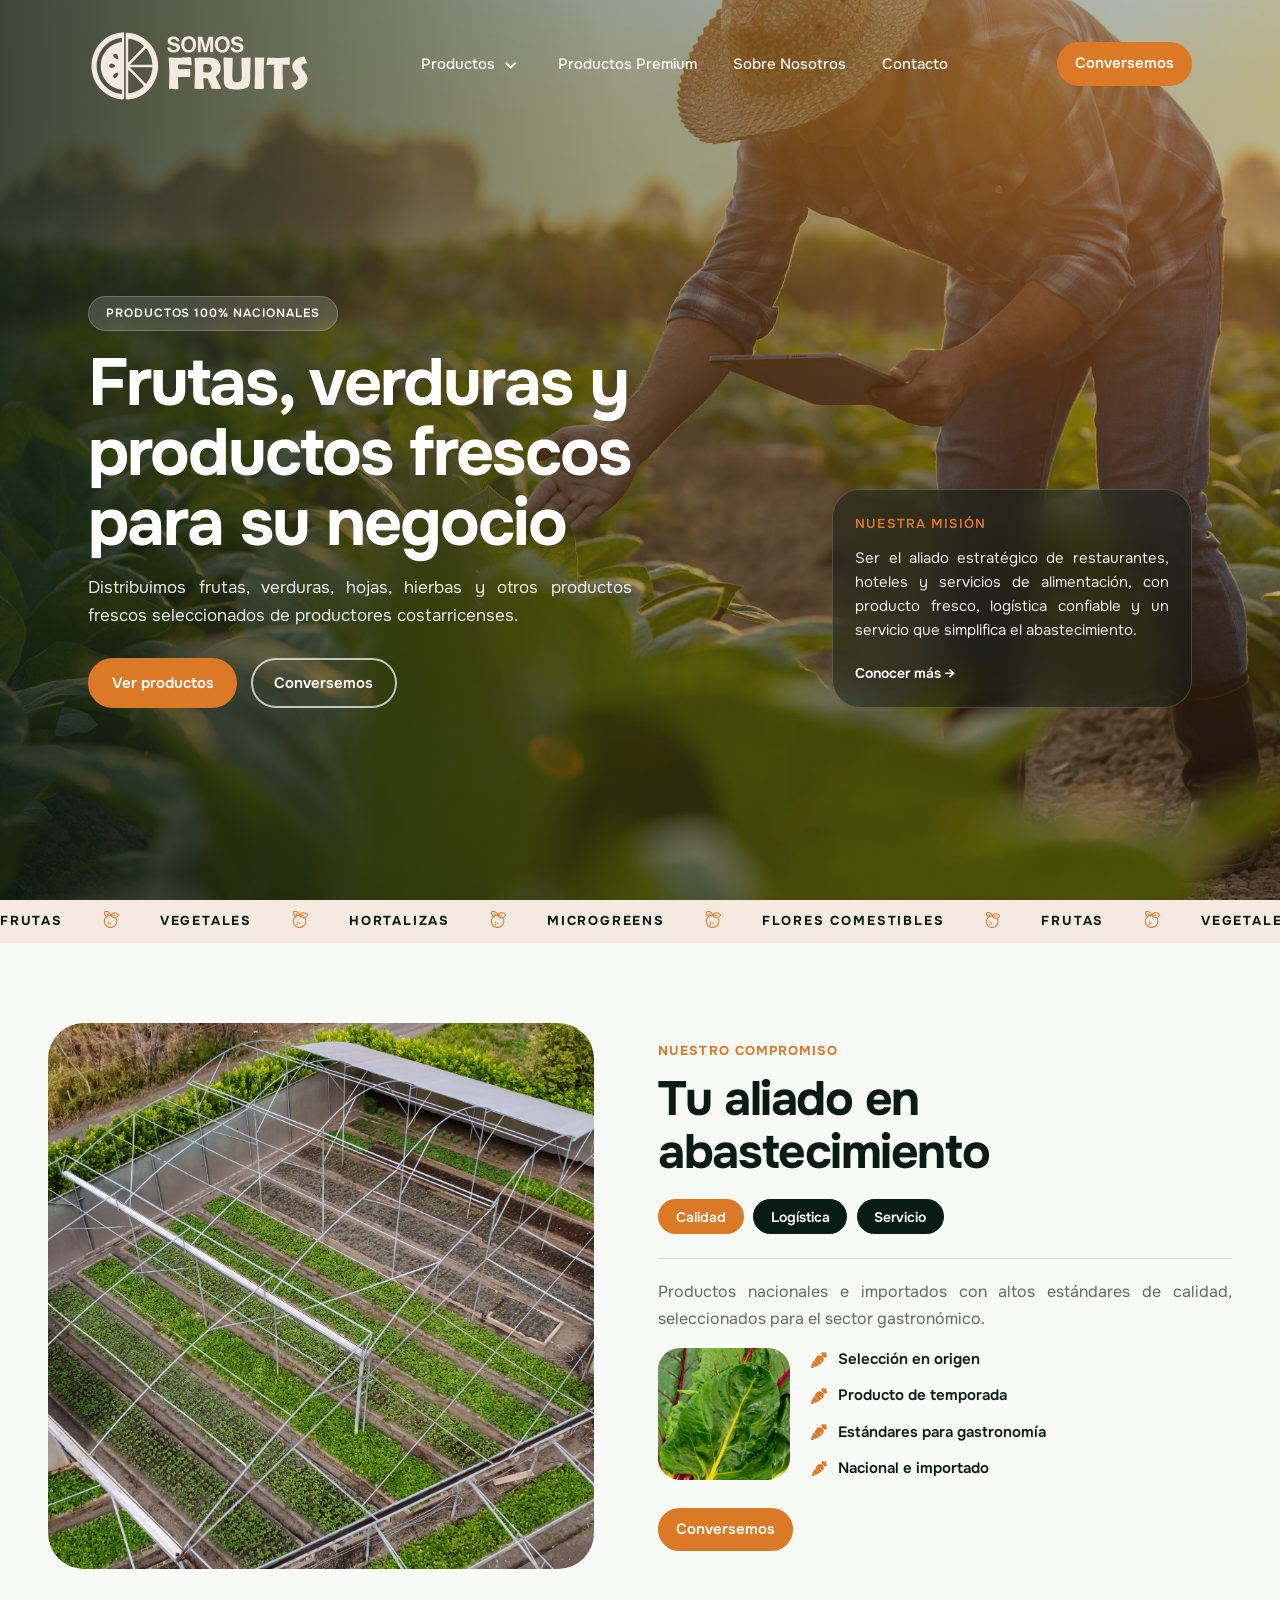
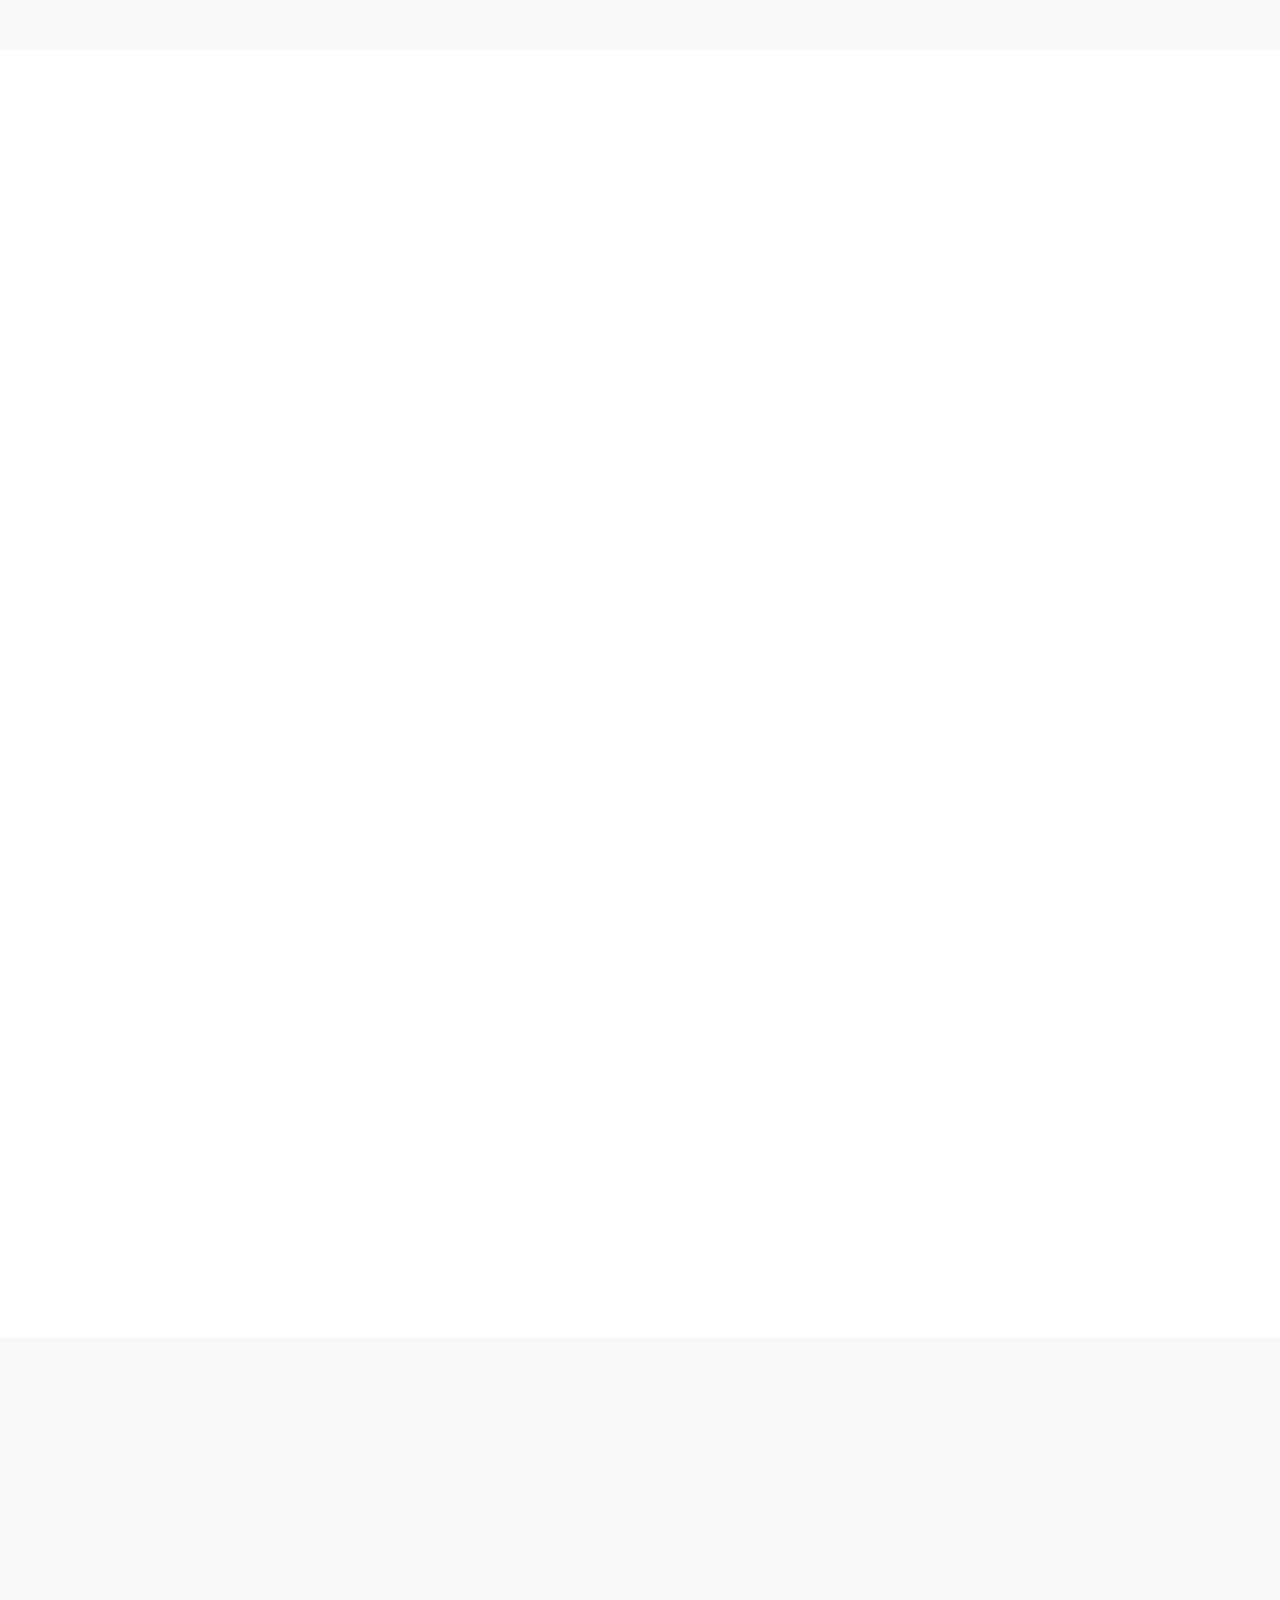
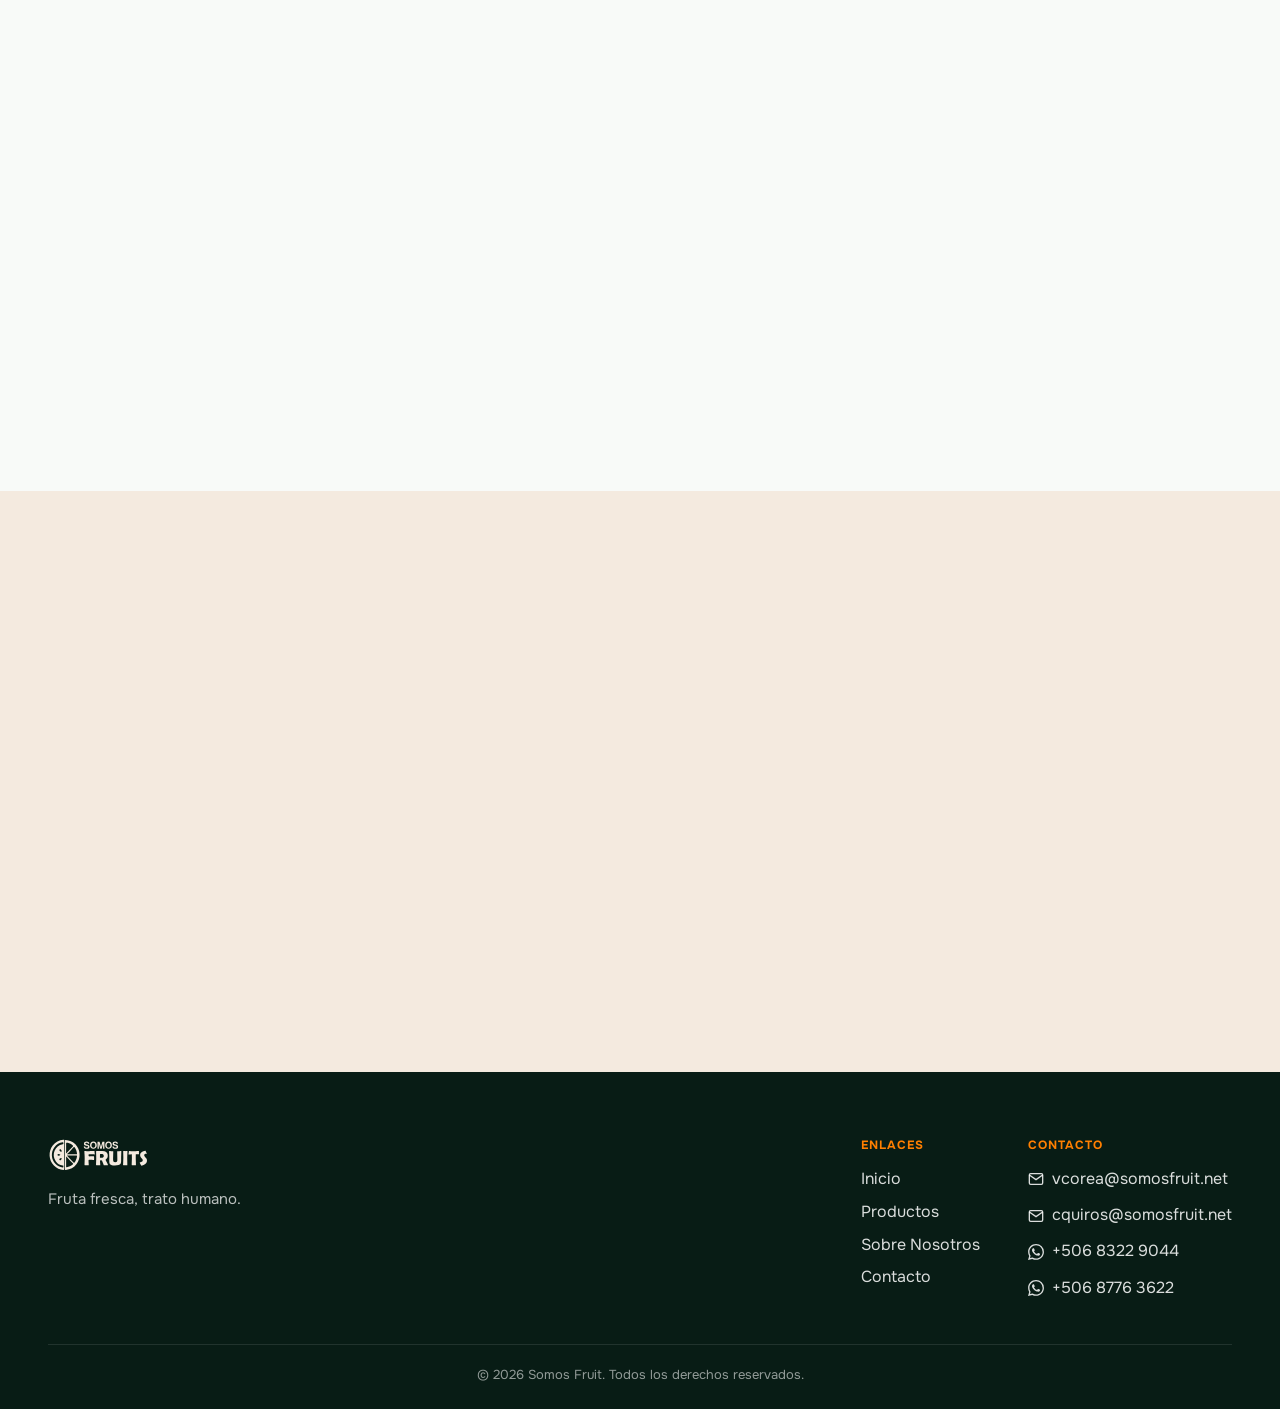
<file: index.html>
<!DOCTYPE html>
<html lang="es">
  <head>
    <meta charset="UTF-8" />
    <meta name="viewport" content="width=device-width, initial-scale=1.0" />
    <link rel="icon" type="image/png" href="assets/favicon-somos.png" />
    <link rel="apple-touch-icon" href="assets/favicon-somos.png" />
    <title>Somos Fruit — Frutas y verduras frescas para restaurantes y hoteles</title>
    <meta name="description" content="Distribuimos frutas, verduras, hojas, hierbas y productos frescos de productores costarricenses para restaurantes, hoteles y servicios de alimentación." />
    <link rel="canonical" href="index.html" />
    <meta name="theme-color" content="#081c15" />
    <meta property="og:type" content="website" />
    <meta property="og:locale" content="es_CR" />
    <meta property="og:site_name" content="Somos Fruit" />
    <meta property="og:title" content="Somos Fruit — Frutas y verduras frescas para restaurantes y hoteles" />
    <meta property="og:description" content="Distribuimos frutas, verduras, hojas, hierbas y productos frescos de productores costarricenses para restaurantes, hoteles y servicios de alimentación." />
    <meta property="og:image" content="assets/6924.jpg" />
    <meta name="twitter:card" content="summary_large_image" />
    <meta name="twitter:title" content="Somos Fruit — Frutas y verduras frescas para restaurantes y hoteles" />
    <meta name="twitter:description" content="Distribuimos frutas, verduras, hojas, hierbas y productos frescos de productores costarricenses para restaurantes, hoteles y servicios de alimentación." />
    <meta name="twitter:image" content="assets/6924.jpg" />
    <link rel="preload" as="image" href="assets/6924.jpg" fetchpriority="high" />
    <link rel="preconnect" href="https://fonts.googleapis.com" />
    <link rel="preconnect" href="https://fonts.gstatic.com" crossorigin />
    <link rel="preconnect" href="https://js.hcaptcha.com" />
    <link rel="dns-prefetch" href="https://newassets.hcaptcha.com" />
    <link
      href="https://fonts.googleapis.com/css2?family=Onest:wght@400;500;600;700&display=swap"
      rel="stylesheet"
    />
    <link rel="stylesheet" href="styles.css" />
    <script src="https://js.hcaptcha.com/1/api.js" async defer></script>
    <script type="application/ld+json">
      {
        "@context": "https://schema.org",
        "@type": "Organization",
        "name": "Somos Fruit",
        "description": "Distribuimos frutas, verduras, hojas, hierbas y otros productos frescos seleccionados de productores costarricenses.",
        "email": ["vcorea@somosfruit.net", "cquiros@somosfruit.net"],
        "telephone": ["+506-8322-9044", "+506-8776-3622"],
        "areaServed": "CR"
      }
    </script>
  </head>
  <body>
    <header class="site-header" id="inicio">
      <nav class="nav" aria-label="Principal">
        <div class="nav__inner">
          <a href="index.html" class="nav__logo">
            <img src="assets/Logo-Somos-Blanco.svg" alt="Somos Fruit" class="nav__logo-img" />
          </a>
          <a href="contacto.html" class="nav__cta btn btn--hero">Conversemos</a>
          <button
            type="button"
            class="nav__toggle"
            aria-expanded="false"
            aria-controls="nav-menu"
            aria-label="Abrir menú"
          >
            <span></span><span></span><span></span>
          </button>
          <ul class="nav__links" id="nav-menu">
            <li class="nav__dropdown">
              <button type="button" class="nav__dropdown-toggle" aria-expanded="false" aria-haspopup="true">
                Productos <span class="nav__dropdown-caret" aria-hidden="true">▾</span>
              </button>
              <ul class="nav__dropdown-menu">
                <li><a href="productos.html">Todos</a></li>
                <li><a href="flores-comestibles.html">Flores Comestibles</a></li>
                <li><a href="microgreens.html">Microgreens</a></li>
              </ul>
            </li>
            <li><a href="productos-premium.html">Productos Premium</a></li>
            <li><a href="sobre-nosotros.html">Sobre Nosotros</a></li>
            <li><a href="contacto.html">Contacto</a></li>
            <li class="nav__links-cta">
              <a href="contacto.html" class="btn btn--hero nav__cta-mobile">Conversemos</a>
            </li>
          </ul>
        </div>
      </nav>

      <section class="hero">
        <div class="hero__overlay"></div>
        <div class="hero__wrapper">
          <div class="hero__copy animate-on-scroll">
            <p class="hero__badge">Productos 100% nacionales</p>
            <h1 class="hero__title">Frutas, verduras y productos frescos para su negocio</h1>
            <p class="hero__subtitle">
              Distribuimos frutas, verduras, hojas, hierbas y otros productos frescos seleccionados de productores costarricenses.
            </p>
            <div class="hero__actions">
              <a href="productos.html" class="btn btn--hero btn--lg">Ver productos</a>
              <a href="contacto.html" class="btn btn--outline btn--lg">Conversemos</a>
            </div>
          </div>
          <aside class="hero__panel animate-on-scroll">
            <div class="hero__panel-float">
              <p class="hero__panel-label">Nuestra misión</p>
              <p class="hero__panel-text">
                Ser el aliado estratégico de restaurantes, hoteles y servicios de alimentación, con producto fresco, logística confiable y un servicio que simplifica el abastecimiento.
              </p>
              <a href="sobre-nosotros.html" class="hero__panel-link">Conocer más →</a>
            </div>
          </aside>
        </div>
      </section>
    </header>

    <main>
    <section class="values" aria-label="Categorías de producto">
      <div class="values__marquee">
        <div class="values__track">
          <span>Frutas</span>
          <span>Vegetales</span>
          <span>Hortalizas</span>
          <span>Microgreens</span>
          <span>Flores comestibles</span>
          <span>Frutas</span>
          <span>Vegetales</span>
          <span>Hortalizas</span>
          <span>Microgreens</span>
          <span>Flores comestibles</span>
          <span>Frutas</span>
          <span>Vegetales</span>
          <span>Hortalizas</span>
          <span>Microgreens</span>
          <span>Flores comestibles</span>
          <span>Frutas</span>
          <span>Vegetales</span>
          <span>Hortalizas</span>
          <span>Microgreens</span>
          <span>Flores comestibles</span>
        </div>
      </div>
    </section>

    <section class="section ally" id="productos">
      <div class="section__container ally__grid">
        <div class="ally__media animate-on-scroll">
          <img
            src="assets/somos-fruit-compromiso.webp"
            alt="Selección de productos frescos en campo"
            width="900"
            height="900"
            loading="lazy"
          />
        </div>
        <div class="ally__content animate-on-scroll">
          <p class="ally__label">Nuestro compromiso</p>
          <h2 class="ally__title">Tu aliado en abastecimiento</h2>
          <div class="ally__tabs" role="tablist" aria-label="Nuestro compromiso">
            <button type="button" class="ally__tab is-active" role="tab" aria-selected="true" data-ally-tab="calidad">Calidad</button>
            <button type="button" class="ally__tab" role="tab" aria-selected="false" data-ally-tab="logistica">Logística</button>
            <button type="button" class="ally__tab" role="tab" aria-selected="false" data-ally-tab="servicio">Servicio</button>
          </div>
          <div class="ally__panel is-active" data-ally-panel="calidad">
            <p class="ally__lead">Productos nacionales e importados con altos estándares de calidad, seleccionados para el sector gastronómico.</p>
            <div class="ally__detail">
              <img
                class="ally__thumb"
                src="assets/calidad.webp"
                alt="Selección en origen"
                width="280"
                height="280"
                loading="lazy"
              />
              <ul class="ally__list">
                <li>Selección en origen</li>
                <li>Producto de temporada</li>
                <li>Estándares para gastronomía</li>
                <li>Nacional e importado</li>
              </ul>
            </div>
          </div>
          <div class="ally__panel" data-ally-panel="logistica" hidden>
            <p class="ally__lead">Logística eficiente y cadena de frío que preserva la calidad desde el origen hasta tu puerta.</p>
            <div class="ally__detail">
              <img
                class="ally__thumb"
                src="assets/Logistica.png"
                alt="Logística de productos frescos"
                width="280"
                height="280"
                loading="lazy"
              />
              <ul class="ally__list">
                <li>Frescura garantizada</li>
                <li>Cadena de frío</li>
                <li>Entrega confiable</li>
                <li>Cobertura en Costa Rica</li>
              </ul>
            </div>
          </div>
          <div class="ally__panel" data-ally-panel="servicio" hidden>
            <p class="ally__lead">Atención personalizada que simplifica tu abastecimiento y apoya el éxito de tu operación.</p>
            <div class="ally__detail">
              <img
                class="ally__thumb"
                src="https://images.unsplash.com/photo-1559339352-11d035aa65de?w=280&h=280&fit=crop&q=80"
                alt="Servicio para restaurantes y hoteles"
                width="280"
                height="280"
                loading="lazy"
              />
              <ul class="ally__list">
                <li>Aliado estratégico</li>
                <li>Atención personalizada</li>
                <li>Pedidos ágiles</li>
                <li>Soporte para tu operación</li>
              </ul>
            </div>
          </div>
          <a href="contacto.html" class="btn btn--hero">Conversemos</a>
        </div>
      </div>
    </section>

    <section class="section about-preview" id="sobre-nosotros">
      <div class="section__container">
        <div class="about-preview__grid">
        <div class="about-preview__content animate-on-scroll">
          <p class="section__label">Sobre nosotros</p>
          <h2 class="section__title section__title--dark">Más que un proveedor, un aliado estratégico</h2>
          <p class="about-preview__lead">
            Entendemos los desafíos diarios de restaurantes, hoteles y servicios de alimentación.
            No solo suministramos productos frescos: ofrecemos soluciones de abastecimiento para
            que te concentres en brindar una experiencia excepcional a tus comensales.
          </p>
          <ul class="about-preview__list">
            <li>Calidad y frescura en cada entrega</li>
            <li>Amplia variedad de productos nacionales e importados</li>
            <li>Servicio confiable para el sector gastronómico</li>
          </ul>
          <a href="sobre-nosotros.html" class="btn btn--primary">Conocer más</a>
        </div>
        <div class="about-preview__media animate-on-scroll">
          <img
            src="assets/Logistica.png"
            alt="Logística de productos frescos"
            width="800"
            height="900"
            loading="lazy"
          />
        </div>
      </div>
      </div>
    </section>

    <section class="section premium-split premium-split--flip" id="flores-comestibles">
      <div class="section__container premium-split__inner">
        <div class="premium-split__copy animate-on-scroll">
          <p class="section__label">Productos especializados</p>
          <h2 class="section__title section__title--dark">Flores comestibles</h2>
          <p class="premium-split__text">
            En alianza con Club Clitoria ofrecemos flores comestibles de alta calidad,
            cultivadas bajo principios agroecológicos y libres de pesticidas sintéticos.
            Ideales para restaurantes, hoteles, coctelería y experiencias gastronómicas que
            buscan diferenciarse con color, aroma y sabor.
          </p>
          <a href="flores-comestibles.html" class="btn btn--hero">Conocer más</a>
        </div>
        <div class="flower-cluster animate-on-scroll">
          <figure>
            <img
              src="assets/flores/flor-08.png"
              alt="Flores comestibles"
              width="800"
              height="800"
              loading="lazy"
            />
          </figure>
          <figure>
            <img
              src="assets/flores/flor-06.png"
              alt="Flores comestibles"
              width="800"
              height="800"
              loading="lazy"
            />
          </figure>
          <figure>
            <img
              src="assets/flores/flor-04.png"
              alt="Flores comestibles"
              width="800"
              height="800"
              loading="lazy"
            />
          </figure>
        </div>
      </div>
    </section>

    <section class="section premium-split" id="lechugas-premium">
      <div class="section__container premium-split__inner">
        <div class="premium-split__copy animate-on-scroll">
          <p class="section__label">Productos premium</p>
          <h2 class="section__title section__title--dark">Lechugas premium e hortalizas especializadas</h2>
          <p class="premium-split__text">
            Selección de hojas cultivadas bajo altos estándares de calidad, frescura e inocuidad.
            Cosechadas y deshojadas manualmente para preservar textura, color y una presentación
            superior para ensaladas y propuestas culinarias gourmet.
          </p>
          <a href="productos-premium.html" class="btn btn--hero">Ver productos</a>
        </div>
        <div class="premium-split__grid animate-on-scroll">
          <figure class="premium-split__wide">
            <img
              src="assets/premium-1.jpg"
              alt="Lechugas premium"
              width="1432"
              height="1080"
              loading="lazy"
            />
          </figure>
          <figure>
            <img
              src="assets/premium-2.jpg"
              alt="Hortalizas especializadas"
              width="800"
              height="800"
              loading="lazy"
            />
          </figure>
          <figure>
            <img
              src="assets/premium-3.jpg"
              alt="Selección premium"
              width="800"
              height="1000"
              loading="lazy"
            />
          </figure>
        </div>
      </div>
    </section>

    <section class="section contact" id="contacto">
      <div class="contact__inner">
        <div class="contact__intro animate-on-scroll">
          <p class="section__label">Contacto</p>
          <h2 class="section__title section__title--dark">Conversemos</h2>
          <p class="contact__text">
            Escríbenos con lo que necesitas (producto, cantidad aproximada y ciudad). Te
            respondemos con disponibilidad y precio.
          </p>
        </div>
        <form class="contact__form animate-on-scroll" action="#" method="post" id="home-contact-form">
          <label class="field">
            <span class="field__label">Nombre</span>
            <input type="text" name="nombre" required autocomplete="name" placeholder="Tu nombre" />
          </label>
          <label class="field">
            <span class="field__label">Correo</span>
            <input
              type="email"
              name="email"
              required
              autocomplete="email"
              placeholder="correo@ejemplo.com"
            />
          </label>
          <label class="field">
            <span class="field__label">Teléfono</span>
            <input
              type="tel"
              name="telefono"
              required
              autocomplete="tel"
              placeholder="+506 8888 8888"
            />
          </label>
          <label class="field">
            <span class="field__label">Empresa</span>
            <input
              type="text"
              name="empresa"
              required
              autocomplete="organization"
              placeholder="Nombre de tu negocio"
            />
          </label>
          <label class="field field--full">
            <span class="field__label">Mensaje</span>
            <textarea name="mensaje" rows="4" required placeholder="Productos, cantidades, fecha deseada..."></textarea>
          </label>
          
          <div class="h-captcha field--full" data-sitekey="b0ec8d66-702e-4d8e-b1b2-dafee884635a"></div>
          
          <button type="submit" class="btn btn--primary btn--lg field--full">
            Enviar
          </button>
        </form>
      </div>
    </section>
    </main>

    <footer class="footer">
      <div class="footer__inner">
        <div class="footer__brand">
          <a href="index.html" class="footer__logo">
            <img src="assets/Logo-Somos-Blanco.svg" alt="Somos Fruit" class="footer__logo-img" />
          </a>
          <p class="footer__tagline">Fruta fresca, trato humano.</p>
        </div>
        <div class="footer__cols">
          <div>
            <p class="footer__heading">Enlaces</p>
            <ul class="footer__links">
              <li><a href="#inicio">Inicio</a></li>
              <li><a href="productos.html">Productos</a></li>
              <li><a href="sobre-nosotros.html">Sobre Nosotros</a></li>
              <li><a href="contacto.html">Contacto</a></li>
            </ul>
          </div>
          <div>
            <p class="footer__heading">Contacto</p>
            <ul class="footer__links">
              <li>
                <a href="mailto:vcorea@somosfruit.net">
                  <svg class="footer__icon" viewBox="0 0 24 24" fill="none" stroke="currentColor" stroke-width="2" aria-hidden="true"><path d="M4 4h16c1.1 0 2 .9 2 2v12c0 1.1-.9 2-2 2H4c-1.1 0-2-.9-2-2V6c0-1.1.9-2 2-2z"/><polyline points="22,6 12,13 2,6"/></svg>
                  vcorea@somosfruit.net
                </a>
              </li>
              <li>
                <a href="mailto:cquiros@somosfruit.net">
                  <svg class="footer__icon" viewBox="0 0 24 24" fill="none" stroke="currentColor" stroke-width="2" aria-hidden="true"><path d="M4 4h16c1.1 0 2 .9 2 2v12c0 1.1-.9 2-2 2H4c-1.1 0-2-.9-2-2V6c0-1.1.9-2 2-2z"/><polyline points="22,6 12,13 2,6"/></svg>
                  cquiros@somosfruit.net
                </a>
              </li>
              <li>
                <a href="https://wa.me/50683229044" target="_blank" rel="noopener">
                  <svg class="footer__icon" viewBox="0 0 24 24" fill="currentColor" aria-hidden="true"><path d="M17.472 14.382c-.297-.149-1.758-.867-2.03-.967-.273-.099-.471-.148-.67.15-.197.297-.767.966-.94 1.164-.173.199-.347.223-.644.075-.297-.15-1.255-.463-2.39-1.475-.883-.788-1.48-1.761-1.653-2.059-.173-.297-.018-.458.13-.606.134-.133.298-.347.446-.52.149-.174.198-.298.298-.497.099-.198.05-.371-.025-.52-.075-.149-.669-1.612-.916-2.207-.242-.579-.487-.5-.669-.51-.173-.008-.371-.01-.57-.01-.198 0-.52.074-.792.372-.272.297-1.04 1.016-1.04 2.479 0 1.462 1.065 2.875 1.213 3.074.149.198 2.096 3.2 5.077 4.487.709.306 1.262.489 1.694.625.712.227 1.36.195 1.871.118.571-.085 1.758-.719 2.006-1.413.248-.694.248-1.289.173-1.413-.074-.124-.272-.198-.57-.347m-5.421 7.403h-.004a9.87 9.87 0 01-5.031-1.378l-.361-.214-3.741.982.998-3.648-.235-.374a9.86 9.86 0 01-1.51-5.26c.001-5.45 4.436-9.884 9.888-9.884 2.64 0 5.122 1.03 6.988 2.898a9.825 9.825 0 012.893 6.994c-.003 5.45-4.437 9.884-9.885 9.884m8.413-18.297A11.815 11.815 0 0012.05 0C5.495 0 .16 5.335.157 11.892c0 2.096.547 4.142 1.588 5.945L.057 24l6.305-1.654a11.882 11.882 0 005.683 1.448h.005c6.554 0 11.89-5.335 11.893-11.893a11.821 11.821 0 00-3.48-8.413z"/></svg>
                  +506 8322 9044
                </a>
              </li>
              <li>
                <a href="https://wa.me/50687763622" target="_blank" rel="noopener">
                  <svg class="footer__icon" viewBox="0 0 24 24" fill="currentColor" aria-hidden="true"><path d="M17.472 14.382c-.297-.149-1.758-.867-2.03-.967-.273-.099-.471-.148-.67.15-.197.297-.767.966-.94 1.164-.173.199-.347.223-.644.075-.297-.15-1.255-.463-2.39-1.475-.883-.788-1.48-1.761-1.653-2.059-.173-.297-.018-.458.13-.606.134-.133.298-.347.446-.52.149-.174.198-.298.298-.497.099-.198.05-.371-.025-.52-.075-.149-.669-1.612-.916-2.207-.242-.579-.487-.5-.669-.51-.173-.008-.371-.01-.57-.01-.198 0-.52.074-.792.372-.272.297-1.04 1.016-1.04 2.479 0 1.462 1.065 2.875 1.213 3.074.149.198 2.096 3.2 5.077 4.487.709.306 1.262.489 1.694.625.712.227 1.36.195 1.871.118.571-.085 1.758-.719 2.006-1.413.248-.694.248-1.289.173-1.413-.074-.124-.272-.198-.57-.347m-5.421 7.403h-.004a9.87 9.87 0 01-5.031-1.378l-.361-.214-3.741.982.998-3.648-.235-.374a9.86 9.86 0 01-1.51-5.26c.001-5.45 4.436-9.884 9.888-9.884 2.64 0 5.122 1.03 6.988 2.898a9.825 9.825 0 012.893 6.994c-.003 5.45-4.437 9.884-9.885 9.884m8.413-18.297A11.815 11.815 0 0012.05 0C5.495 0 .16 5.335.157 11.892c0 2.096.547 4.142 1.588 5.945L.057 24l6.305-1.654a11.882 11.882 0 005.683 1.448h.005c6.554 0 11.89-5.335 11.893-11.893a11.821 11.821 0 00-3.48-8.413z"/></svg>
                  +506 8776 3622
                </a>
              </li>
            </ul>
          </div>
        </div>
      </div>
      <p class="footer__legal">© <span id="year"></span> Somos Fruit. Todos los derechos reservados.</p>
    </footer>

    <script src="script.js" defer></script>
    <script>
      // Home contact form handling
      const homeContactForm = document.getElementById('home-contact-form');
      if (homeContactForm) {
        homeContactForm.addEventListener('submit', async function(e) {
          e.preventDefault();

          // Get hCaptcha response
          const hcaptchaResponse = hcaptcha.getResponse();
          
          if (!hcaptchaResponse) {
            alert('Por favor completa el captcha');
            return;
          }

          const formData = new FormData(homeContactForm);
          const submitBtn = homeContactForm.querySelector('button[type="submit"]');
          const originalText = submitBtn.innerHTML;

          submitBtn.disabled = true;
          submitBtn.textContent = 'Enviando...';

          const data = {
            nombre: formData.get('nombre'),
            email: formData.get('email'),
            telefono: formData.get('telefono'),
            empresa: formData.get('empresa'),
            mensaje: formData.get('mensaje')
          };

          // Use mailto as fallback
          const subject = encodeURIComponent(`Contacto desde web - ${data.nombre}`);
          const body = encodeURIComponent(`
Nombre: ${data.nombre}
Email: ${data.email}
Teléfono: ${data.telefono}
Empresa: ${data.empresa}

Mensaje:
${data.mensaje}
          `.trim());
          
          window.location.href = `mailto:vcorea@somosfruit.net?subject=${subject}&body=${body}`;
          
          setTimeout(() => {
            alert('Gracias por contactarnos. Te responderemos pronto.');
            homeContactForm.reset();
            hcaptcha.reset();
            submitBtn.disabled = false;
            submitBtn.innerHTML = originalText;
          }, 1000);
        });
      }
    </script>
  </body>
</html>
</file>
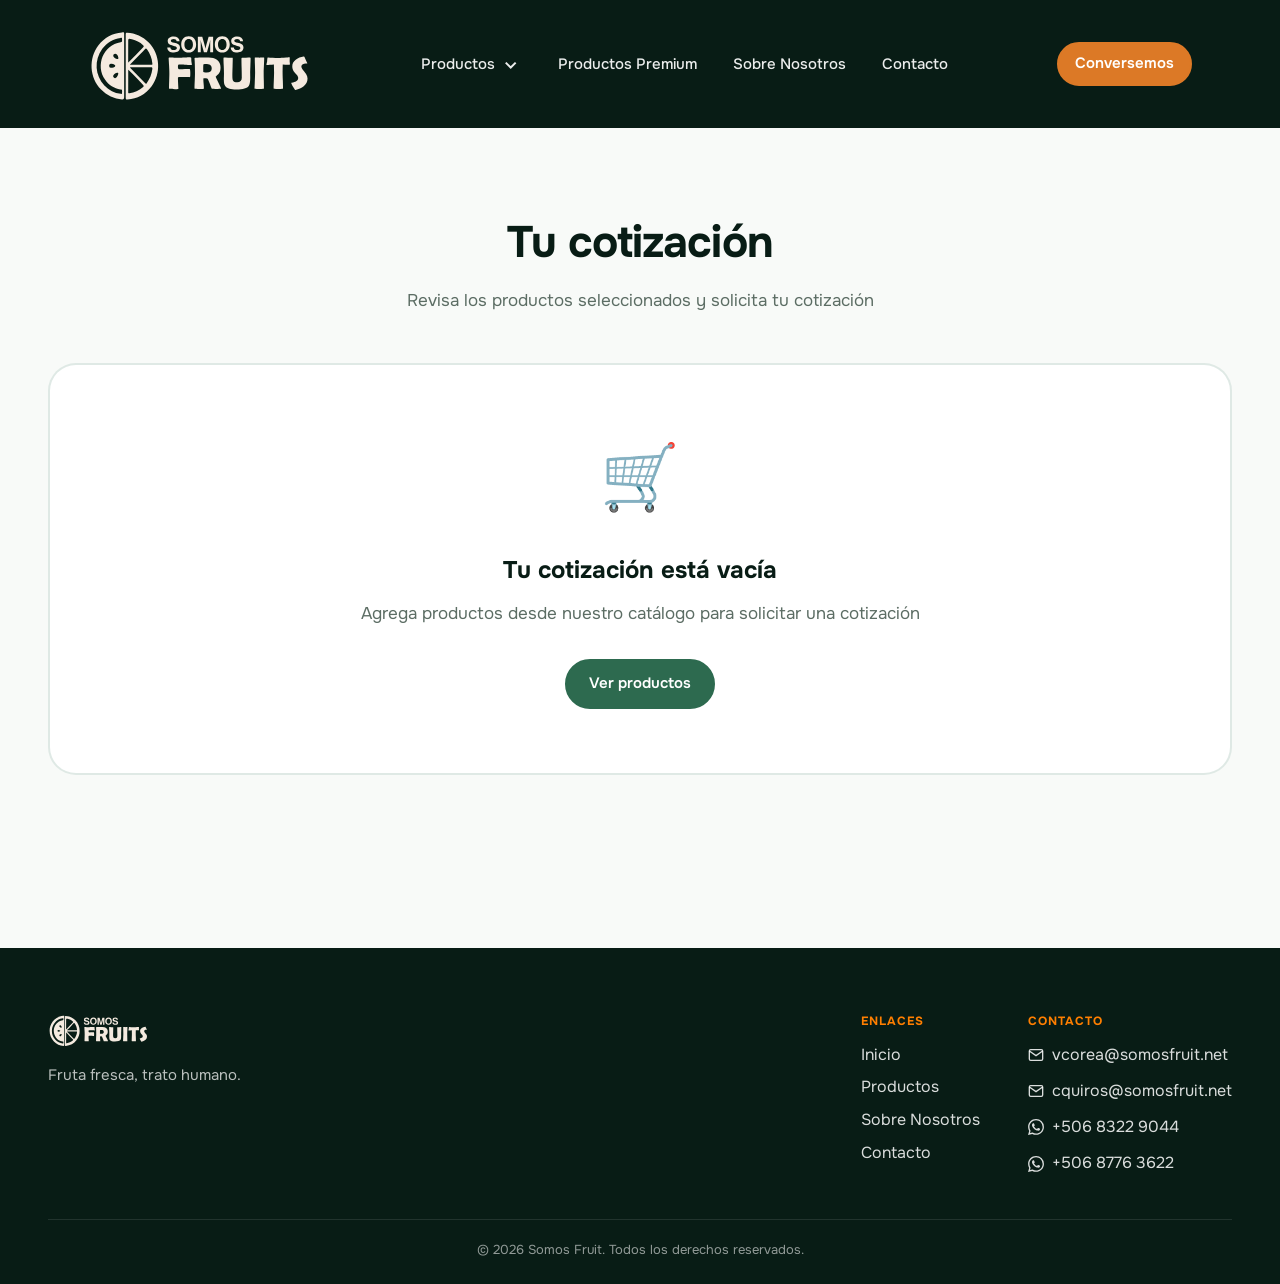
<file: cart.html>
<!DOCTYPE html>
<html lang="es">
  <head>
    <meta charset="UTF-8" />
    <meta name="viewport" content="width=device-width, initial-scale=1.0" />
    <link rel="icon" type="image/png" href="assets/favicon-somos.png" />
    <link rel="apple-touch-icon" href="assets/favicon-somos.png" />
    <title>Cotización — Somos Fruit</title>
    <meta name="description" content="Revisa los productos de tu cotización y envíanos tu solicitud a Somos Fruit." />
    <link rel="canonical" href="cart.html" />
    <meta name="theme-color" content="#081c15" />
    <meta property="og:type" content="website" />
    <meta property="og:locale" content="es_CR" />
    <meta property="og:site_name" content="Somos Fruit" />
    <meta property="og:title" content="Cotización — Somos Fruit" />
    <meta property="og:description" content="Revisa los productos de tu cotización y envíanos tu solicitud a Somos Fruit." />
    <meta property="og:image" content="assets/6924.jpg" />
    <meta name="twitter:card" content="summary_large_image" />
    <meta name="twitter:title" content="Cotización — Somos Fruit" />
    <meta name="twitter:description" content="Revisa los productos de tu cotización y envíanos tu solicitud a Somos Fruit." />
    <meta name="twitter:image" content="assets/6924.jpg" />
    <link rel="preconnect" href="https://fonts.googleapis.com" />
    <link rel="preconnect" href="https://fonts.gstatic.com" crossorigin />
    <link
      href="https://fonts.googleapis.com/css2?family=Onest:wght@400;500;600;700&display=swap"
      rel="stylesheet"
    />
    <link rel="stylesheet" href="styles.css" />
    <link rel="stylesheet" href="cart.css" />
  </head>
  <body>
    <header class="site-header site-header--minimal">
      <nav class="nav" aria-label="Principal">
        <div class="nav__inner">
          <a href="index.html" class="nav__logo">
            <img src="assets/Logo-Somos-Blanco.svg" alt="Somos Fruit" class="nav__logo-img" />
          </a>
          <a href="contacto.html" class="nav__cta btn btn--hero">Conversemos</a>
          <button
            type="button"
            class="nav__toggle"
            aria-expanded="false"
            aria-controls="nav-menu"
            aria-label="Abrir menú"
          >
            <span></span><span></span><span></span>
          </button>
          <ul class="nav__links" id="nav-menu">
            <li class="nav__dropdown">
              <button type="button" class="nav__dropdown-toggle" aria-expanded="false" aria-haspopup="true">
                Productos <span class="nav__dropdown-caret" aria-hidden="true">▾</span>
              </button>
              <ul class="nav__dropdown-menu">
                <li><a href="productos.html">Todos</a></li>
                <li><a href="flores-comestibles.html">Flores Comestibles</a></li>
                <li><a href="microgreens.html">Microgreens</a></li>
              </ul>
            </li>
            <li><a href="productos-premium.html">Productos Premium</a></li>
            <li><a href="sobre-nosotros.html">Sobre Nosotros</a></li>
            <li><a href="contacto.html">Contacto</a></li>
            <li class="nav__links-cta">
              <a href="contacto.html" class="btn btn--hero nav__cta-mobile">Conversemos</a>
            </li>
          </ul>
        </div>
      </nav>
    </header>

    <main class="cart-page">
      <div class="cart-page__container">
        <div class="cart-page__header animate-on-scroll">
          <h1 class="cart-page__title">Tu cotización</h1>
          <p class="cart-page__subtitle">
            Revisa los productos seleccionados y solicita tu cotización
          </p>
        </div>

        <div class="cart-content" id="cart-content">
          <!-- Cart items will be rendered here -->
        </div>

        <div class="cart-empty animate-on-scroll" id="cart-empty" style="display: none;">
          <div class="cart-empty__icon">🛒</div>
          <h2 class="cart-empty__title">Tu cotización está vacía</h2>
          <p class="cart-empty__text">
            Agrega productos desde nuestro catálogo para solicitar una cotización
          </p>
          <a href="productos.html" class="btn btn--primary btn--lg">
            Ver productos
          </a>
        </div>

        <div class="cart-checkout" id="cart-checkout" style="display: none;">
          <div class="cart-summary animate-on-scroll">
            <h2 class="cart-summary__title">Resumen de cotización</h2>
            <div class="cart-summary__items">
              <span>Total de productos:</span>
              <strong id="summary-count">0</strong>
            </div>
            <p class="cart-summary__note">
              * Los precios serán enviados en la cotización según disponibilidad y cantidades
            </p>
          </div>

          <div class="checkout-form animate-on-scroll">
            <h2 class="checkout-form__title">Datos para cotización</h2>
            <form id="quote-form">
              <div class="form-row">
                <label class="field">
                  <span class="field__label">Nombre *</span>
                  <input
                    type="text"
                    name="nombre"
                    required
                    autocomplete="name"
                    placeholder="Tu nombre completo"
                  />
                </label>
                <label class="field">
                  <span class="field__label">Correo electrónico *</span>
                  <input
                    type="email"
                    name="email"
                    required
                    autocomplete="email"
                    placeholder="correo@ejemplo.com"
                  />
                </label>
              </div>

              <div class="form-row">
                <label class="field">
                  <span class="field__label">Teléfono *</span>
                  <input
                    type="tel"
                    name="telefono"
                    required
                    autocomplete="tel"
                    placeholder="+506 8888 8888"
                  />
                </label>
                <label class="field">
                  <span class="field__label">Empresa *</span>
                  <input
                    type="text"
                    name="empresa"
                    required
                    autocomplete="organization"
                    placeholder="Ej: Restaurante El Sabor"
                  />
                </label>
              </div>

              <label class="field field--full">
                <span class="field__label">Mensaje *</span>
                <textarea
                  name="mensaje"
                  rows="4"
                  required
                  placeholder="Dirección de entrega, horarios preferidos, instrucciones especiales..."
                ></textarea>
              </label>

              <button type="submit" class="btn btn--primary btn--lg btn--full" id="submit-btn">
                Solicitar cotización
              </button>
            </form>
          </div>
        </div>
      </div>
    </main>

    <footer class="footer">
      <div class="footer__inner">
        <div class="footer__brand">
          <a href="index.html" class="footer__logo">
            <img src="assets/Logo-Somos-Blanco.svg" alt="Somos Fruit" class="footer__logo-img" />
          </a>
          <p class="footer__tagline">Fruta fresca, trato humano.</p>
        </div>
        <div class="footer__cols">
          <div>
            <p class="footer__heading">Enlaces</p>
            <ul class="footer__links">
              <li><a href="index.html#inicio">Inicio</a></li>
              <li><a href="productos.html">Productos</a></li>
              <li><a href="sobre-nosotros.html">Sobre Nosotros</a></li>
              <li><a href="contacto.html">Contacto</a></li>
            </ul>
          </div>
          <div>
            <p class="footer__heading">Contacto</p>
            <ul class="footer__links">
              <li>
                <a href="mailto:vcorea@somosfruit.net">
                  <svg class="footer__icon" viewBox="0 0 24 24" fill="none" stroke="currentColor" stroke-width="2" aria-hidden="true"><path d="M4 4h16c1.1 0 2 .9 2 2v12c0 1.1-.9 2-2 2H4c-1.1 0-2-.9-2-2V6c0-1.1.9-2 2-2z"/><polyline points="22,6 12,13 2,6"/></svg>
                  vcorea@somosfruit.net
                </a>
              </li>
              <li>
                <a href="mailto:cquiros@somosfruit.net">
                  <svg class="footer__icon" viewBox="0 0 24 24" fill="none" stroke="currentColor" stroke-width="2" aria-hidden="true"><path d="M4 4h16c1.1 0 2 .9 2 2v12c0 1.1-.9 2-2 2H4c-1.1 0-2-.9-2-2V6c0-1.1.9-2 2-2z"/><polyline points="22,6 12,13 2,6"/></svg>
                  cquiros@somosfruit.net
                </a>
              </li>
              <li>
                <a href="https://wa.me/50683229044" target="_blank" rel="noopener">
                  <svg class="footer__icon" viewBox="0 0 24 24" fill="currentColor" aria-hidden="true"><path d="M17.472 14.382c-.297-.149-1.758-.867-2.03-.967-.273-.099-.471-.148-.67.15-.197.297-.767.966-.94 1.164-.173.199-.347.223-.644.075-.297-.15-1.255-.463-2.39-1.475-.883-.788-1.48-1.761-1.653-2.059-.173-.297-.018-.458.13-.606.134-.133.298-.347.446-.52.149-.174.198-.298.298-.497.099-.198.05-.371-.025-.52-.075-.149-.669-1.612-.916-2.207-.242-.579-.487-.5-.669-.51-.173-.008-.371-.01-.57-.01-.198 0-.52.074-.792.372-.272.297-1.04 1.016-1.04 2.479 0 1.462 1.065 2.875 1.213 3.074.149.198 2.096 3.2 5.077 4.487.709.306 1.262.489 1.694.625.712.227 1.36.195 1.871.118.571-.085 1.758-.719 2.006-1.413.248-.694.248-1.289.173-1.413-.074-.124-.272-.198-.57-.347m-5.421 7.403h-.004a9.87 9.87 0 01-5.031-1.378l-.361-.214-3.741.982.998-3.648-.235-.374a9.86 9.86 0 01-1.51-5.26c.001-5.45 4.436-9.884 9.888-9.884 2.64 0 5.122 1.03 6.988 2.898a9.825 9.825 0 012.893 6.994c-.003 5.45-4.437 9.884-9.885 9.884m8.413-18.297A11.815 11.815 0 0012.05 0C5.495 0 .16 5.335.157 11.892c0 2.096.547 4.142 1.588 5.945L.057 24l6.305-1.654a11.882 11.882 0 005.683 1.448h.005c6.554 0 11.89-5.335 11.893-11.893a11.821 11.821 0 00-3.48-8.413z"/></svg>
                  +506 8322 9044
                </a>
              </li>
              <li>
                <a href="https://wa.me/50687763622" target="_blank" rel="noopener">
                  <svg class="footer__icon" viewBox="0 0 24 24" fill="currentColor" aria-hidden="true"><path d="M17.472 14.382c-.297-.149-1.758-.867-2.03-.967-.273-.099-.471-.148-.67.15-.197.297-.767.966-.94 1.164-.173.199-.347.223-.644.075-.297-.15-1.255-.463-2.39-1.475-.883-.788-1.48-1.761-1.653-2.059-.173-.297-.018-.458.13-.606.134-.133.298-.347.446-.52.149-.174.198-.298.298-.497.099-.198.05-.371-.025-.52-.075-.149-.669-1.612-.916-2.207-.242-.579-.487-.5-.669-.51-.173-.008-.371-.01-.57-.01-.198 0-.52.074-.792.372-.272.297-1.04 1.016-1.04 2.479 0 1.462 1.065 2.875 1.213 3.074.149.198 2.096 3.2 5.077 4.487.709.306 1.262.489 1.694.625.712.227 1.36.195 1.871.118.571-.085 1.758-.719 2.006-1.413.248-.694.248-1.289.173-1.413-.074-.124-.272-.198-.57-.347m-5.421 7.403h-.004a9.87 9.87 0 01-5.031-1.378l-.361-.214-3.741.982.998-3.648-.235-.374a9.86 9.86 0 01-1.51-5.26c.001-5.45 4.436-9.884 9.888-9.884 2.64 0 5.122 1.03 6.988 2.898a9.825 9.825 0 012.893 6.994c-.003 5.45-4.437 9.884-9.885 9.884m8.413-18.297A11.815 11.815 0 0012.05 0C5.495 0 .16 5.335.157 11.892c0 2.096.547 4.142 1.588 5.945L.057 24l6.305-1.654a11.882 11.882 0 005.683 1.448h.005c6.554 0 11.89-5.335 11.893-11.893a11.821 11.821 0 00-3.48-8.413z"/></svg>
                  +506 8776 3622
                </a>
              </li>
            </ul>
          </div>
        </div>
      </div>
      <p class="footer__legal">© <span id="year"></span> Somos Fruit. Todos los derechos reservados.</p>
    </footer>

    <script src="script.js" defer></script>
    <script src="cart.js" defer></script>
  </body>
</html>
</file>
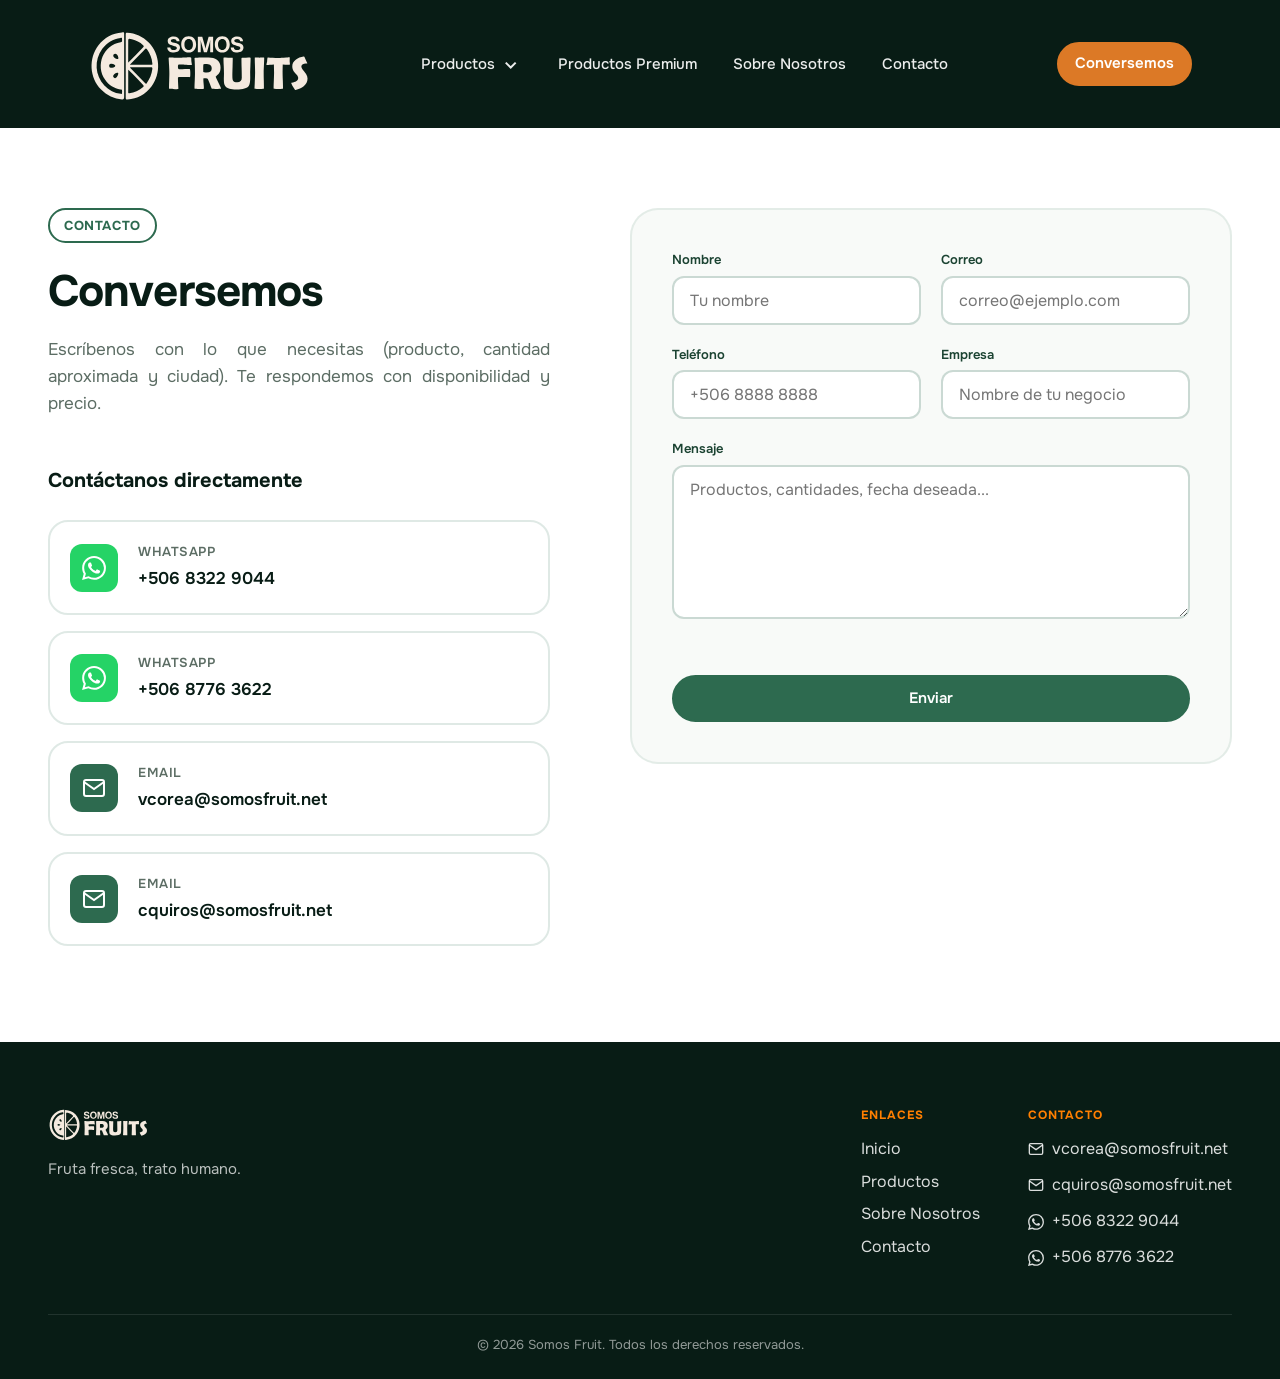
<file: contacto.html>
<!DOCTYPE html>
<html lang="es">
  <head>
    <meta charset="UTF-8" />
    <meta name="viewport" content="width=device-width, initial-scale=1.0" />
    <link rel="icon" type="image/png" href="assets/favicon-somos.png" />
    <link rel="apple-touch-icon" href="assets/favicon-somos.png" />
    <title>Contacto — Somos Fruit</title>
    <meta name="description" content="Escríbenos para disponibilidad y precio. WhatsApp y correo de Somos Fruit en Costa Rica." />
    <link rel="canonical" href="contacto.html" />
    <meta name="theme-color" content="#081c15" />
    <meta property="og:type" content="website" />
    <meta property="og:locale" content="es_CR" />
    <meta property="og:site_name" content="Somos Fruit" />
    <meta property="og:title" content="Contacto — Somos Fruit" />
    <meta property="og:description" content="Escríbenos para disponibilidad y precio. WhatsApp y correo de Somos Fruit en Costa Rica." />
    <meta property="og:image" content="assets/6924.jpg" />
    <meta name="twitter:card" content="summary_large_image" />
    <meta name="twitter:title" content="Contacto — Somos Fruit" />
    <meta name="twitter:description" content="Escríbenos para disponibilidad y precio. WhatsApp y correo de Somos Fruit en Costa Rica." />
    <meta name="twitter:image" content="assets/6924.jpg" />
    <link rel="preconnect" href="https://fonts.googleapis.com" />
    <link rel="preconnect" href="https://fonts.gstatic.com" crossorigin />
    <link rel="preconnect" href="https://js.hcaptcha.com" />
    <link rel="dns-prefetch" href="https://newassets.hcaptcha.com" />
    <link
      href="https://fonts.googleapis.com/css2?family=Onest:wght@400;500;600;700&display=swap"
      rel="stylesheet"
    />
    <link rel="stylesheet" href="styles.css" />
    <link rel="stylesheet" href="contacto.css" />
    <script src="https://js.hcaptcha.com/1/api.js" async defer></script>
  </head>
  <body>
    <header class="site-header site-header--minimal">
      <nav class="nav" aria-label="Principal">
        <div class="nav__inner">
          <a href="index.html" class="nav__logo">
            <img src="assets/Logo-Somos-Blanco.svg" alt="Somos Fruit" class="nav__logo-img" />
          </a>
          <a href="contacto.html" class="nav__cta btn btn--hero">Conversemos</a>
          <button
            type="button"
            class="nav__toggle"
            aria-expanded="false"
            aria-controls="nav-menu"
            aria-label="Abrir menú"
          >
            <span></span><span></span><span></span>
          </button>
          <ul class="nav__links" id="nav-menu">
            <li class="nav__dropdown">
              <button type="button" class="nav__dropdown-toggle" aria-expanded="false" aria-haspopup="true">
                Productos <span class="nav__dropdown-caret" aria-hidden="true">▾</span>
              </button>
              <ul class="nav__dropdown-menu">
                <li><a href="productos.html">Todos</a></li>
                <li><a href="flores-comestibles.html">Flores Comestibles</a></li>
                <li><a href="microgreens.html">Microgreens</a></li>
              </ul>
            </li>
            <li><a href="productos-premium.html">Productos Premium</a></li>
            <li><a href="sobre-nosotros.html">Sobre Nosotros</a></li>
            <li><a href="contacto.html" class="is-active">Contacto</a></li>
            <li class="nav__links-cta">
              <a href="contacto.html" class="btn btn--hero nav__cta-mobile">Conversemos</a>
            </li>
          </ul>
        </div>
      </nav>
    </header>

    <main class="contact-page">
      <div class="contact-page__container">
        <div class="contact-page__content">
          <div class="contact-page__info animate-on-scroll">
            <span class="contact-page__label">CONTACTO</span>
            <h1 class="contact-page__title">Conversemos</h1>
            <p class="contact-page__text">
              Escríbenos con lo que necesitas (producto, cantidad aproximada y ciudad). Te
              respondemos con disponibilidad y precio.
            </p>

            <div class="contact-channels">
              <h2 class="contact-channels__title">Contáctanos directamente</h2>
              
              <a href="https://wa.me/50683229044" target="_blank" rel="noopener" class="contact-channel">
                <div class="contact-channel__icon contact-channel__icon--whatsapp">
                  <svg viewBox="0 0 24 24" fill="currentColor">
                    <path d="M17.472 14.382c-.297-.149-1.758-.867-2.03-.967-.273-.099-.471-.148-.67.15-.197.297-.767.966-.94 1.164-.173.199-.347.223-.644.075-.297-.15-1.255-.463-2.39-1.475-.883-.788-1.48-1.761-1.653-2.059-.173-.297-.018-.458.13-.606.134-.133.298-.347.446-.52.149-.174.198-.298.298-.497.099-.198.05-.371-.025-.52-.075-.149-.669-1.612-.916-2.207-.242-.579-.487-.5-.669-.51-.173-.008-.371-.01-.57-.01-.198 0-.52.074-.792.372-.272.297-1.04 1.016-1.04 2.479 0 1.462 1.065 2.875 1.213 3.074.149.198 2.096 3.2 5.077 4.487.709.306 1.262.489 1.694.625.712.227 1.36.195 1.871.118.571-.085 1.758-.719 2.006-1.413.248-.694.248-1.289.173-1.413-.074-.124-.272-.198-.57-.347m-5.421 7.403h-.004a9.87 9.87 0 01-5.031-1.378l-.361-.214-3.741.982.998-3.648-.235-.374a9.86 9.86 0 01-1.51-5.26c.001-5.45 4.436-9.884 9.888-9.884 2.64 0 5.122 1.03 6.988 2.898a9.825 9.825 0 012.893 6.994c-.003 5.45-4.437 9.884-9.885 9.884m8.413-18.297A11.815 11.815 0 0012.05 0C5.495 0 .16 5.335.157 11.892c0 2.096.547 4.142 1.588 5.945L.057 24l6.305-1.654a11.882 11.882 0 005.683 1.448h.005c6.554 0 11.89-5.335 11.893-11.893a11.821 11.821 0 00-3.48-8.413z"/>
                  </svg>
                </div>
                <div class="contact-channel__content">
                  <span class="contact-channel__label">WhatsApp</span>
                  <span class="contact-channel__value">+506 8322 9044</span>
                </div>
              </a>

              <a href="https://wa.me/50687763622" target="_blank" rel="noopener" class="contact-channel">
                <div class="contact-channel__icon contact-channel__icon--whatsapp">
                  <svg viewBox="0 0 24 24" fill="currentColor">
                    <path d="M17.472 14.382c-.297-.149-1.758-.867-2.03-.967-.273-.099-.471-.148-.67.15-.197.297-.767.966-.94 1.164-.173.199-.347.223-.644.075-.297-.15-1.255-.463-2.39-1.475-.883-.788-1.48-1.761-1.653-2.059-.173-.297-.018-.458.13-.606.134-.133.298-.347.446-.52.149-.174.198-.298.298-.497.099-.198.05-.371-.025-.52-.075-.149-.669-1.612-.916-2.207-.242-.579-.487-.5-.669-.51-.173-.008-.371-.01-.57-.01-.198 0-.52.074-.792.372-.272.297-1.04 1.016-1.04 2.479 0 1.462 1.065 2.875 1.213 3.074.149.198 2.096 3.2 5.077 4.487.709.306 1.262.489 1.694.625.712.227 1.36.195 1.871.118.571-.085 1.758-.719 2.006-1.413.248-.694.248-1.289.173-1.413-.074-.124-.272-.198-.57-.347m-5.421 7.403h-.004a9.87 9.87 0 01-5.031-1.378l-.361-.214-3.741.982.998-3.648-.235-.374a9.86 9.86 0 01-1.51-5.26c.001-5.45 4.436-9.884 9.888-9.884 2.64 0 5.122 1.03 6.988 2.898a9.825 9.825 0 012.893 6.994c-.003 5.45-4.437 9.884-9.885 9.884m8.413-18.297A11.815 11.815 0 0012.05 0C5.495 0 .16 5.335.157 11.892c0 2.096.547 4.142 1.588 5.945L.057 24l6.305-1.654a11.882 11.882 0 005.683 1.448h.005c6.554 0 11.89-5.335 11.893-11.893a11.821 11.821 0 00-3.48-8.413z"/>
                  </svg>
                </div>
                <div class="contact-channel__content">
                  <span class="contact-channel__label">WhatsApp</span>
                  <span class="contact-channel__value">+506 8776 3622</span>
                </div>
              </a>

              <a href="mailto:vcorea@somosfruit.net" class="contact-channel">
                <div class="contact-channel__icon contact-channel__icon--email">
                  <svg viewBox="0 0 24 24" fill="none" stroke="currentColor" stroke-width="2">
                    <path d="M4 4h16c1.1 0 2 .9 2 2v12c0 1.1-.9 2-2 2H4c-1.1 0-2-.9-2-2V6c0-1.1.9-2 2-2z"/>
                    <polyline points="22,6 12,13 2,6"/>
                  </svg>
                </div>
                <div class="contact-channel__content">
                  <span class="contact-channel__label">Email</span>
                  <span class="contact-channel__value">vcorea@somosfruit.net</span>
                </div>
              </a>

              <a href="mailto:cquiros@somosfruit.net" class="contact-channel">
                <div class="contact-channel__icon contact-channel__icon--email">
                  <svg viewBox="0 0 24 24" fill="none" stroke="currentColor" stroke-width="2">
                    <path d="M4 4h16c1.1 0 2 .9 2 2v12c0 1.1-.9 2-2 2H4c-1.1 0-2-.9-2-2V6c0-1.1.9-2 2-2z"/>
                    <polyline points="22,6 12,13 2,6"/>
                  </svg>
                </div>
                <div class="contact-channel__content">
                  <span class="contact-channel__label">Email</span>
                  <span class="contact-channel__value">cquiros@somosfruit.net</span>
                </div>
              </a>
            </div>
          </div>

          <div class="contact-page__form-wrapper animate-on-scroll">
            <form class="contact-form" id="contact-form" action="#" method="post">
              <div class="contact-form__row">
                <label class="field">
                  <span class="field__label">Nombre</span>
                  <input
                    type="text"
                    name="nombre"
                    required
                    autocomplete="name"
                    placeholder="Tu nombre"
                  />
                </label>
                <label class="field">
                  <span class="field__label">Correo</span>
                  <input
                    type="email"
                    name="email"
                    required
                    autocomplete="email"
                    placeholder="correo@ejemplo.com"
                  />
                </label>
              </div>

              <div class="contact-form__row">
                <label class="field">
                  <span class="field__label">Teléfono</span>
                  <input
                    type="tel"
                    name="telefono"
                    required
                    autocomplete="tel"
                    placeholder="+506 8888 8888"
                  />
                </label>
                <label class="field">
                  <span class="field__label">Empresa</span>
                  <input
                    type="text"
                    name="empresa"
                    required
                    autocomplete="organization"
                    placeholder="Nombre de tu negocio"
                  />
                </label>
              </div>

              <label class="field field--full">
                <span class="field__label">Mensaje</span>
                <textarea
                  name="mensaje"
                  rows="6"
                  required
                  placeholder="Productos, cantidades, fecha deseada..."
                ></textarea>
              </label>

              <div class="h-captcha" data-sitekey="b0ec8d66-702e-4d8e-b1b2-dafee884635a"></div>

              <button type="submit" class="btn btn--primary btn--lg btn--full">
                Enviar
              </button>
            </form>
          </div>
        </div>
      </div>
    </main>

    <footer class="footer">
      <div class="footer__inner">
        <div class="footer__brand">
          <a href="index.html" class="footer__logo">
            <img src="assets/Logo-Somos-Blanco.svg" alt="Somos Fruit" class="footer__logo-img" />
          </a>
          <p class="footer__tagline">Fruta fresca, trato humano.</p>
        </div>
        <div class="footer__cols">
          <div>
            <p class="footer__heading">Enlaces</p>
            <ul class="footer__links">
              <li><a href="index.html#inicio">Inicio</a></li>
              <li><a href="productos.html">Productos</a></li>
              <li><a href="sobre-nosotros.html">Sobre Nosotros</a></li>
              <li><a href="contacto.html">Contacto</a></li>
            </ul>
          </div>
          <div>
            <p class="footer__heading">Contacto</p>
            <ul class="footer__links">
              <li>
                <a href="mailto:vcorea@somosfruit.net">
                  <svg class="footer__icon" viewBox="0 0 24 24" fill="none" stroke="currentColor" stroke-width="2" aria-hidden="true"><path d="M4 4h16c1.1 0 2 .9 2 2v12c0 1.1-.9 2-2 2H4c-1.1 0-2-.9-2-2V6c0-1.1.9-2 2-2z"/><polyline points="22,6 12,13 2,6"/></svg>
                  vcorea@somosfruit.net
                </a>
              </li>
              <li>
                <a href="mailto:cquiros@somosfruit.net">
                  <svg class="footer__icon" viewBox="0 0 24 24" fill="none" stroke="currentColor" stroke-width="2" aria-hidden="true"><path d="M4 4h16c1.1 0 2 .9 2 2v12c0 1.1-.9 2-2 2H4c-1.1 0-2-.9-2-2V6c0-1.1.9-2 2-2z"/><polyline points="22,6 12,13 2,6"/></svg>
                  cquiros@somosfruit.net
                </a>
              </li>
              <li>
                <a href="https://wa.me/50683229044" target="_blank" rel="noopener">
                  <svg class="footer__icon" viewBox="0 0 24 24" fill="currentColor" aria-hidden="true"><path d="M17.472 14.382c-.297-.149-1.758-.867-2.03-.967-.273-.099-.471-.148-.67.15-.197.297-.767.966-.94 1.164-.173.199-.347.223-.644.075-.297-.15-1.255-.463-2.39-1.475-.883-.788-1.48-1.761-1.653-2.059-.173-.297-.018-.458.13-.606.134-.133.298-.347.446-.52.149-.174.198-.298.298-.497.099-.198.05-.371-.025-.52-.075-.149-.669-1.612-.916-2.207-.242-.579-.487-.5-.669-.51-.173-.008-.371-.01-.57-.01-.198 0-.52.074-.792.372-.272.297-1.04 1.016-1.04 2.479 0 1.462 1.065 2.875 1.213 3.074.149.198 2.096 3.2 5.077 4.487.709.306 1.262.489 1.694.625.712.227 1.36.195 1.871.118.571-.085 1.758-.719 2.006-1.413.248-.694.248-1.289.173-1.413-.074-.124-.272-.198-.57-.347m-5.421 7.403h-.004a9.87 9.87 0 01-5.031-1.378l-.361-.214-3.741.982.998-3.648-.235-.374a9.86 9.86 0 01-1.51-5.26c.001-5.45 4.436-9.884 9.888-9.884 2.64 0 5.122 1.03 6.988 2.898a9.825 9.825 0 012.893 6.994c-.003 5.45-4.437 9.884-9.885 9.884m8.413-18.297A11.815 11.815 0 0012.05 0C5.495 0 .16 5.335.157 11.892c0 2.096.547 4.142 1.588 5.945L.057 24l6.305-1.654a11.882 11.882 0 005.683 1.448h.005c6.554 0 11.89-5.335 11.893-11.893a11.821 11.821 0 00-3.48-8.413z"/></svg>
                  +506 8322 9044
                </a>
              </li>
              <li>
                <a href="https://wa.me/50687763622" target="_blank" rel="noopener">
                  <svg class="footer__icon" viewBox="0 0 24 24" fill="currentColor" aria-hidden="true"><path d="M17.472 14.382c-.297-.149-1.758-.867-2.03-.967-.273-.099-.471-.148-.67.15-.197.297-.767.966-.94 1.164-.173.199-.347.223-.644.075-.297-.15-1.255-.463-2.39-1.475-.883-.788-1.48-1.761-1.653-2.059-.173-.297-.018-.458.13-.606.134-.133.298-.347.446-.52.149-.174.198-.298.298-.497.099-.198.05-.371-.025-.52-.075-.149-.669-1.612-.916-2.207-.242-.579-.487-.5-.669-.51-.173-.008-.371-.01-.57-.01-.198 0-.52.074-.792.372-.272.297-1.04 1.016-1.04 2.479 0 1.462 1.065 2.875 1.213 3.074.149.198 2.096 3.2 5.077 4.487.709.306 1.262.489 1.694.625.712.227 1.36.195 1.871.118.571-.085 1.758-.719 2.006-1.413.248-.694.248-1.289.173-1.413-.074-.124-.272-.198-.57-.347m-5.421 7.403h-.004a9.87 9.87 0 01-5.031-1.378l-.361-.214-3.741.982.998-3.648-.235-.374a9.86 9.86 0 01-1.51-5.26c.001-5.45 4.436-9.884 9.888-9.884 2.64 0 5.122 1.03 6.988 2.898a9.825 9.825 0 012.893 6.994c-.003 5.45-4.437 9.884-9.885 9.884m8.413-18.297A11.815 11.815 0 0012.05 0C5.495 0 .16 5.335.157 11.892c0 2.096.547 4.142 1.588 5.945L.057 24l6.305-1.654a11.882 11.882 0 005.683 1.448h.005c6.554 0 11.89-5.335 11.893-11.893a11.821 11.821 0 00-3.48-8.413z"/></svg>
                  +506 8776 3622
                </a>
              </li>
            </ul>
          </div>
        </div>
      </div>
      <p class="footer__legal">© <span id="year"></span> Somos Fruit. Todos los derechos reservados.</p>
    </footer>

    <script src="script.js" defer></script>
    <script src="contacto.js" defer></script>
  </body>
</html>
</file>
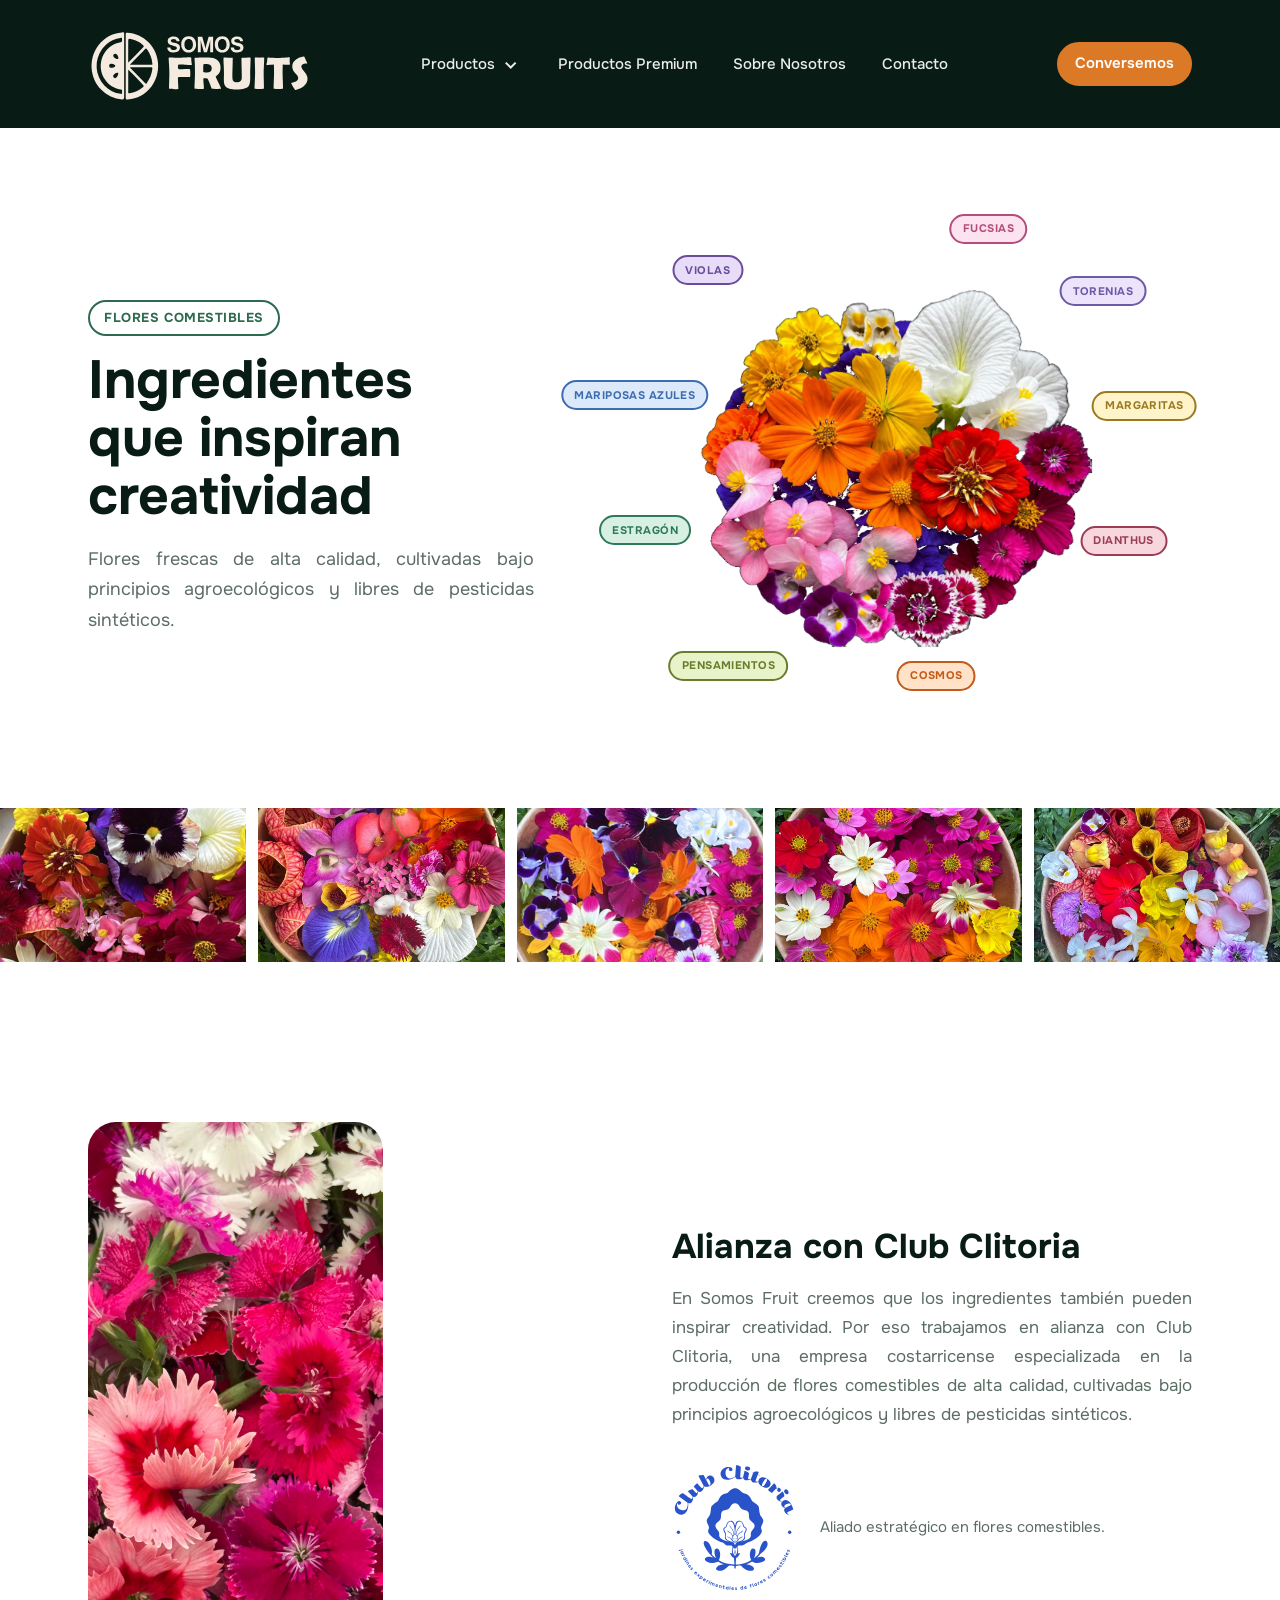
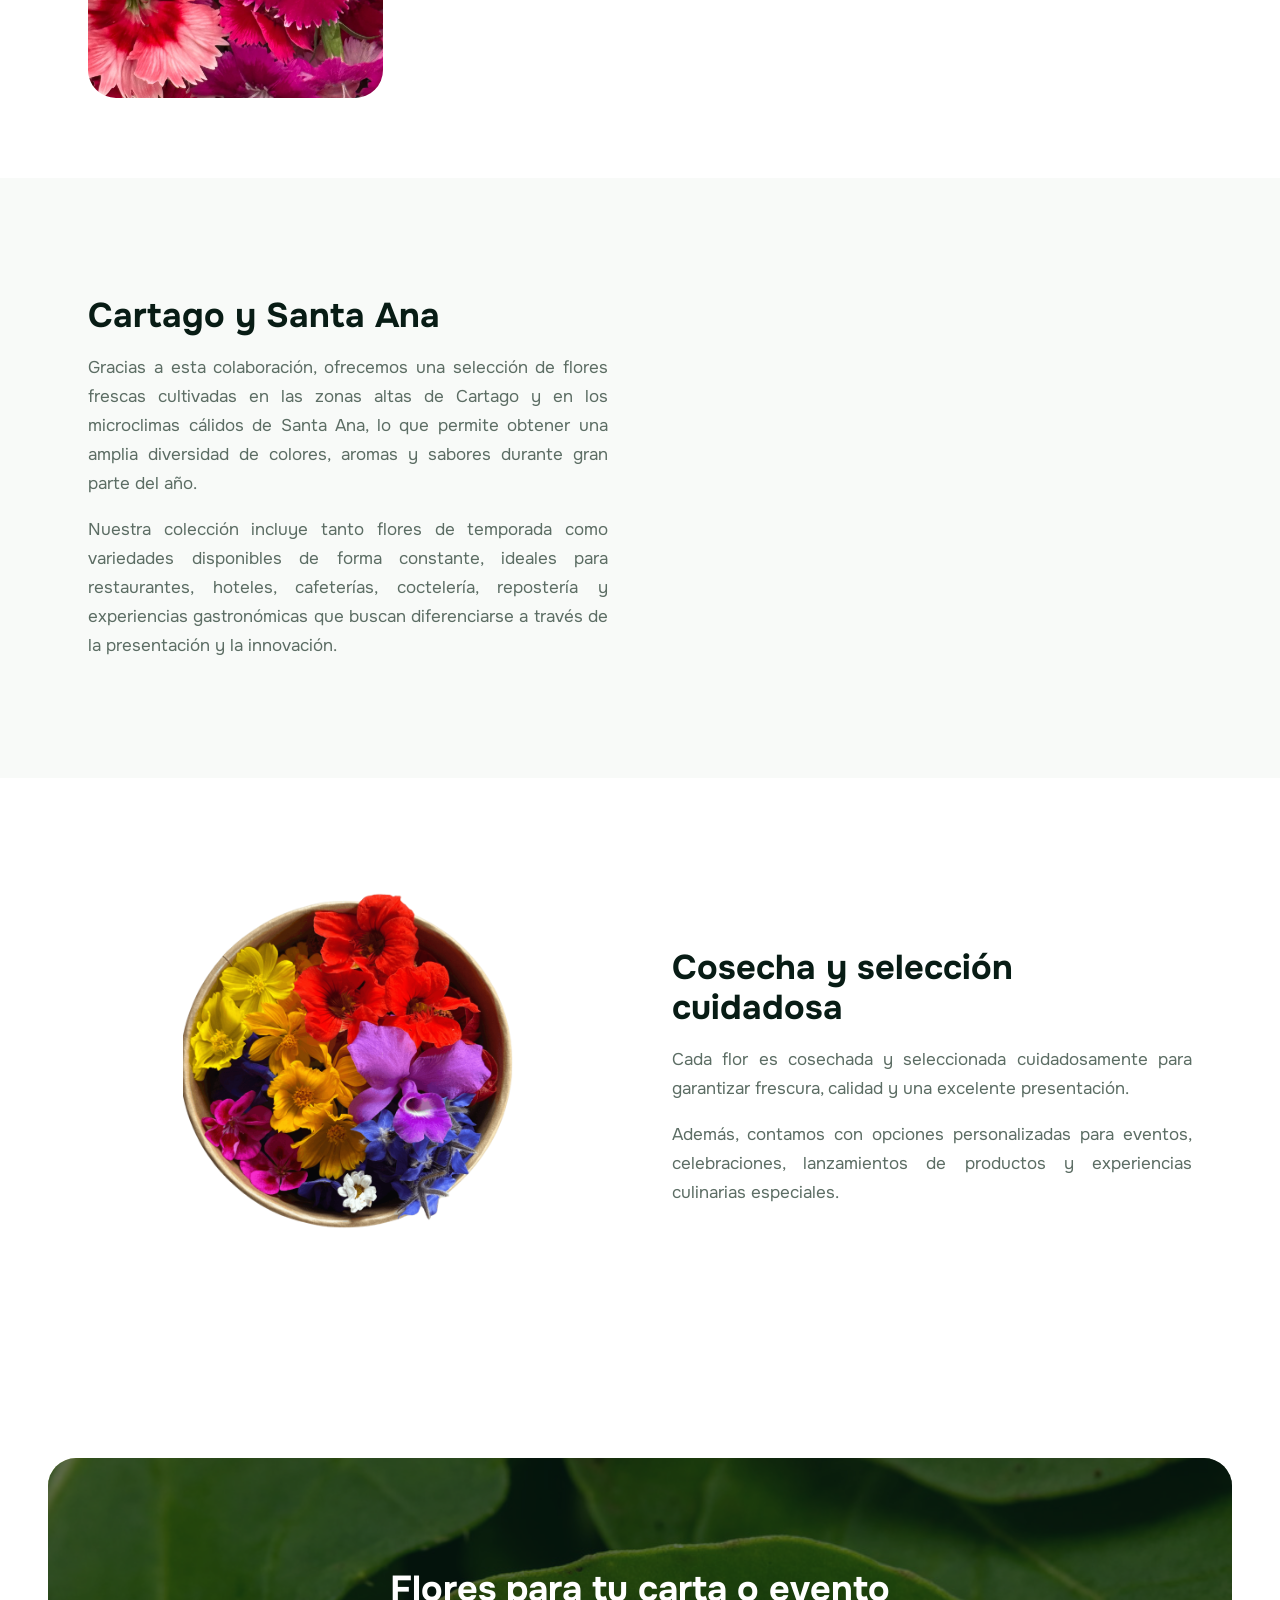
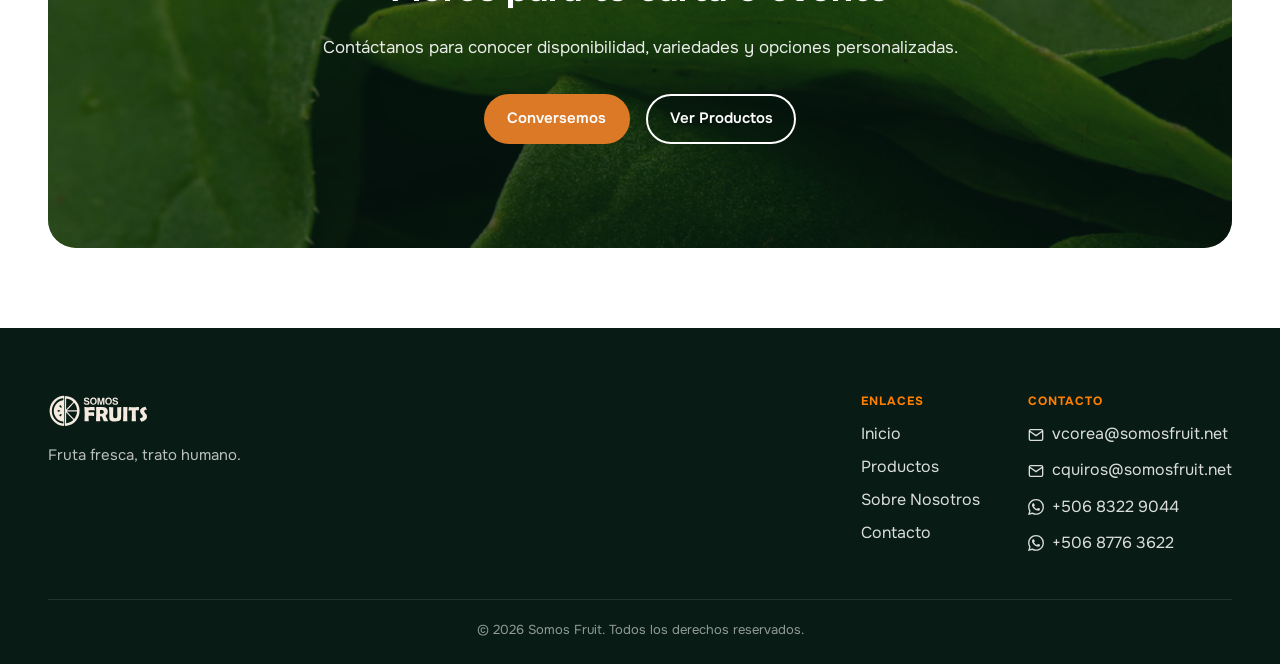
<file: flores-comestibles.html>
<!DOCTYPE html>
<html lang="es">
  <head>
    <meta charset="UTF-8" />
    <meta name="viewport" content="width=device-width, initial-scale=1.0" />
    <link rel="icon" type="image/png" href="assets/favicon-somos.png" />
    <link rel="apple-touch-icon" href="assets/favicon-somos.png" />
    <title>Flores Comestibles — Somos Fruit</title>
    <meta name="description" content="Flores comestibles de alta calidad en alianza con Club Clitoria, cultivadas bajo principios agroecológicos y libres de pesticidas sintéticos." />
    <link rel="canonical" href="flores-comestibles.html" />
    <meta name="theme-color" content="#081c15" />
    <meta property="og:type" content="website" />
    <meta property="og:locale" content="es_CR" />
    <meta property="og:site_name" content="Somos Fruit" />
    <meta property="og:title" content="Flores Comestibles — Somos Fruit" />
    <meta property="og:description" content="Flores comestibles de alta calidad en alianza con Club Clitoria, cultivadas bajo principios agroecológicos y libres de pesticidas sintéticos." />
    <meta property="og:image" content="assets/flores/flor-01.jpeg" />
    <meta name="twitter:card" content="summary_large_image" />
    <meta name="twitter:title" content="Flores Comestibles — Somos Fruit" />
    <meta name="twitter:description" content="Flores comestibles de alta calidad en alianza con Club Clitoria, cultivadas bajo principios agroecológicos y libres de pesticidas sintéticos." />
    <meta name="twitter:image" content="assets/flores/flor-01.jpeg" />
    <link rel="preload" as="image" href="assets/flores/flor-hero.png" fetchpriority="high" />
    <link rel="preconnect" href="https://fonts.googleapis.com" />
    <link rel="preconnect" href="https://fonts.gstatic.com" crossorigin />
    <link
      href="https://fonts.googleapis.com/css2?family=Onest:wght@400;500;600;700&display=swap"
      rel="stylesheet"
    />
    <link rel="stylesheet" href="styles.css" />
    <link rel="stylesheet" href="editorial.css" />
  </head>
  <body>
    <header class="site-header site-header--minimal">
      <nav class="nav" aria-label="Principal">
        <div class="nav__inner">
          <a href="index.html" class="nav__logo">
            <img src="assets/Logo-Somos-Blanco.svg" alt="Somos Fruit" class="nav__logo-img" />
          </a>
          <a href="contacto.html" class="nav__cta btn btn--hero">Conversemos</a>
          <button
            type="button"
            class="nav__toggle"
            aria-expanded="false"
            aria-controls="nav-menu"
            aria-label="Abrir menú"
          >
            <span></span><span></span><span></span>
          </button>
          <ul class="nav__links" id="nav-menu">
            <li class="nav__dropdown">
              <button type="button" class="nav__dropdown-toggle" aria-expanded="false" aria-haspopup="true">
                Productos <span class="nav__dropdown-caret" aria-hidden="true">▾</span>
              </button>
              <ul class="nav__dropdown-menu">
                <li><a href="productos.html">Todos</a></li>
                <li><a href="flores-comestibles.html" class="is-active">Flores Comestibles</a></li>
                <li><a href="microgreens.html">Microgreens</a></li>
              </ul>
            </li>
            <li><a href="productos-premium.html">Productos Premium</a></li>
            <li><a href="sobre-nosotros.html">Sobre Nosotros</a></li>
            <li><a href="contacto.html">Contacto</a></li>
            <li class="nav__links-cta">
              <a href="contacto.html" class="btn btn--hero nav__cta-mobile">Conversemos</a>
            </li>
          </ul>
        </div>
      </nav>
    </header>

    <main>
      <section class="ed-intro ed-intro--split ed-intro--orbit">
        <div class="ed-wrap ed-intro__grid">
          <div class="animate-on-scroll">
            <p class="ed-intro__label">Flores comestibles</p>
            <h1 class="ed-intro__title">Ingredientes <br /> que inspiran <br /> creatividad</h1>
            <p class="ed-intro__lead">
              Flores frescas de alta calidad, cultivadas bajo principios agroecológicos y libres de pesticidas sintéticos.
            </p>
          </div>
          <div class="ed-orbit" aria-label="Variedades de flores comestibles">
            <div class="ed-orbit__stage">
              <img
                class="ed-orbit__spin"
                src="assets/flores/flor-hero.png"
                alt="Selección de flores comestibles"
                width="900"
                height="900"
                fetchpriority="high"
              />
            </div>
            <ul class="ed-orbit__tags">
              <li class="ed-orbit__tag" style="--i: 0" data-pos="fucsias">Fucsias</li>
              <li class="ed-orbit__tag" style="--i: 1" data-pos="torenias">Torenias</li>
              <li class="ed-orbit__tag" style="--i: 2" data-pos="margaritas">Margaritas</li>
              <li class="ed-orbit__tag" style="--i: 3" data-pos="dianthus">Dianthus</li>
              <li class="ed-orbit__tag" style="--i: 4" data-pos="cosmos">Cosmos</li>
              <li class="ed-orbit__tag" style="--i: 5" data-pos="pensamientos">Pensamientos</li>
              <li class="ed-orbit__tag" style="--i: 6" data-pos="estragon">Estragón</li>
              <li class="ed-orbit__tag" style="--i: 7" data-pos="mariposas">Mariposas Azules</li>
              <li class="ed-orbit__tag" style="--i: 8" data-pos="violas">Violas</li>
            </ul>
          </div>
        </div>
      </section>

      <section class="ed-film" aria-label="Galería de flores comestibles">
        <div class="ed-film__mask">
          <div class="ed-film__track">
            <div class="ed-film__set">
              <figure class="ed-film__item"><img src="assets/flores/carrusel/flor-01.jpg" alt="Flores comestibles" width="800" height="500" decoding="async" /></figure>
              <figure class="ed-film__item"><img src="assets/flores/carrusel/flor-02.jpg" alt="" width="800" height="500" decoding="async" /></figure>
              <figure class="ed-film__item"><img src="assets/flores/carrusel/flor-03.jpg" alt="" width="800" height="500" decoding="async" /></figure>
              <figure class="ed-film__item"><img src="assets/flores/carrusel/flor-04.jpg" alt="" width="800" height="500" decoding="async" /></figure>
              <figure class="ed-film__item"><img src="assets/flores/carrusel/flor-05.jpg" alt="" width="800" height="500" decoding="async" /></figure>
              <figure class="ed-film__item"><img src="assets/flores/carrusel/flor-06.jpg" alt="" width="800" height="500" loading="lazy" decoding="async" /></figure>
              <figure class="ed-film__item"><img src="assets/flores/carrusel/flor-07.jpg" alt="" width="800" height="500" loading="lazy" decoding="async" /></figure>
              <figure class="ed-film__item"><img src="assets/flores/carrusel/flor-08.jpg" alt="" width="800" height="500" loading="lazy" decoding="async" /></figure>
              <figure class="ed-film__item"><img src="assets/flores/carrusel/flor-09.jpg" alt="" width="800" height="500" loading="lazy" decoding="async" /></figure>
              <figure class="ed-film__item"><img src="assets/flores/carrusel/flor-10.jpg" alt="" width="800" height="500" loading="lazy" decoding="async" /></figure>
            </div>
            <div class="ed-film__set" aria-hidden="true">
              <figure class="ed-film__item"><img src="assets/flores/carrusel/flor-01.jpg" alt="" width="800" height="500" decoding="async" /></figure>
              <figure class="ed-film__item"><img src="assets/flores/carrusel/flor-02.jpg" alt="" width="800" height="500" decoding="async" /></figure>
              <figure class="ed-film__item"><img src="assets/flores/carrusel/flor-03.jpg" alt="" width="800" height="500" decoding="async" /></figure>
              <figure class="ed-film__item"><img src="assets/flores/carrusel/flor-04.jpg" alt="" width="800" height="500" decoding="async" /></figure>
              <figure class="ed-film__item"><img src="assets/flores/carrusel/flor-05.jpg" alt="" width="800" height="500" decoding="async" /></figure>
              <figure class="ed-film__item"><img src="assets/flores/carrusel/flor-06.jpg" alt="" width="800" height="500" decoding="async" /></figure>
              <figure class="ed-film__item"><img src="assets/flores/carrusel/flor-07.jpg" alt="" width="800" height="500" decoding="async" /></figure>
              <figure class="ed-film__item"><img src="assets/flores/carrusel/flor-08.jpg" alt="" width="800" height="500" decoding="async" /></figure>
              <figure class="ed-film__item"><img src="assets/flores/carrusel/flor-09.jpg" alt="" width="800" height="500" decoding="async" /></figure>
              <figure class="ed-film__item"><img src="assets/flores/carrusel/flor-10.jpg" alt="" width="800" height="500" decoding="async" /></figure>
            </div>
          </div>
        </div>
      </section>

      <section class="ed-story">
        <div class="ed-wrap ed-story__grid">
          <div class="ed-mosaic animate-on-scroll">
            <figure>
              <img
                src="assets/flores/flor-02.jpeg"
                alt="Flores comestibles"
                width="900"
                height="1200"
                loading="lazy"
                decoding="async"
              />
            </figure>
            <figure>
              <img
                src="assets/flores/flor-03.jpeg"
                alt="Flores comestibles"
                width="800"
                height="800"
                loading="lazy"
                decoding="async"
              />
            </figure>
            <figure>
              <img
                src="assets/flores/flor-04.png"
                alt="Flores comestibles"
                width="800"
                height="800"
                loading="lazy"
                decoding="async"
              />
            </figure>
          </div>
          <div class="animate-on-scroll">
            <h2 class="ed-story__title">Alianza con Club Clitoria</h2>
            <p class="ed-story__text">
              En Somos Fruit creemos que los ingredientes también pueden inspirar creatividad. Por eso trabajamos en alianza con Club Clitoria, una empresa costarricense especializada en la producción de flores comestibles de alta calidad, cultivadas bajo principios agroecológicos y libres de pesticidas sintéticos.
            </p>
            <div class="ed-partner">
              <img
                src="assets/club-clitoria.svg"
                alt="Club Clitoria"
                class="ed-partner__logo"
                width="176"
                height="186"
              />
              <p class="ed-partner__caption">Aliado estratégico en flores comestibles.</p>
            </div>
          </div>
        </div>
      </section>

      <section class="ed-story ed-story--alt">
        <div class="ed-wrap ed-story__grid ed-story__grid--flip">
          <figure class="ed-story__media animate-on-scroll">
            <img
              src="assets/flores/flor-05.jpeg"
              alt="Cultivo de flores comestibles"
              width="900"
              height="700"
              loading="lazy"
              decoding="async"
            />
          </figure>
          <div class="animate-on-scroll">
            <h2 class="ed-story__title">Cartago y Santa Ana</h2>
            <p class="ed-story__text">
              Gracias a esta colaboración, ofrecemos una selección de flores frescas cultivadas en las zonas altas de Cartago y en los microclimas cálidos de Santa Ana, lo que permite obtener una amplia diversidad de colores, aromas y sabores durante gran parte del año.
            </p>
            <p class="ed-story__text">
              Nuestra colección incluye tanto flores de temporada como variedades disponibles de forma constante, ideales para restaurantes, hoteles, cafeterías, coctelería, repostería y experiencias gastronómicas que buscan diferenciarse a través de la presentación y la innovación.
            </p>
          </div>
        </div>
      </section>

      <section class="ed-story">
        <div class="ed-wrap ed-story__grid">
          <figure class="ed-story__media ed-story__media--fit animate-on-scroll">
            <img
              src="assets/flores/flor-06.png"
              alt="Selección de flores comestibles"
              width="900"
              height="700"
              loading="lazy"
              decoding="async"
            />
          </figure>
          <div class="animate-on-scroll">
            <h2 class="ed-story__title">Cosecha y selección cuidadosa</h2>
            <p class="ed-story__text">
              Cada flor es cosechada y seleccionada cuidadosamente para garantizar frescura, calidad y una excelente presentación.
            </p>
            <p class="ed-story__text">
              Además, contamos con opciones personalizadas para eventos, celebraciones, lanzamientos de productos y experiencias culinarias especiales.
            </p>
          </div>
        </div>
      </section>

      <section class="ed-cta">
        <div class="ed-cta__inner animate-on-scroll">
          <h2 class="ed-cta__title">Flores para tu carta o evento</h2>
          <p class="ed-cta__text">
            Contáctanos para conocer disponibilidad, variedades y opciones personalizadas.
          </p>
          <div class="ed-cta__actions">
            <a href="contacto.html" class="btn btn--hero btn--lg">Conversemos</a>
            <a href="productos.html?q=flor%20comestible" class="btn btn--outline btn--lg">Ver Productos</a>
          </div>
        </div>
      </section>
    </main>

    <footer class="footer">
      <div class="footer__inner">
        <div class="footer__brand">
          <a href="index.html" class="footer__logo">
            <img src="assets/Logo-Somos-Blanco.svg" alt="Somos Fruit" class="footer__logo-img" />
          </a>
          <p class="footer__tagline">Fruta fresca, trato humano.</p>
        </div>
        <div class="footer__cols">
          <div>
            <p class="footer__heading">Enlaces</p>
            <ul class="footer__links">
              <li><a href="index.html#inicio">Inicio</a></li>
              <li><a href="productos.html">Productos</a></li>
              <li><a href="sobre-nosotros.html">Sobre Nosotros</a></li>
              <li><a href="contacto.html">Contacto</a></li>
            </ul>
          </div>
          <div>
            <p class="footer__heading">Contacto</p>
            <ul class="footer__links">
              <li>
                <a href="mailto:vcorea@somosfruit.net">
                  <svg class="footer__icon" viewBox="0 0 24 24" fill="none" stroke="currentColor" stroke-width="2" aria-hidden="true"><path d="M4 4h16c1.1 0 2 .9 2 2v12c0 1.1-.9 2-2 2H4c-1.1 0-2-.9-2-2V6c0-1.1.9-2 2-2z"/><polyline points="22,6 12,13 2,6"/></svg>
                  vcorea@somosfruit.net
                </a>
              </li>
              <li>
                <a href="mailto:cquiros@somosfruit.net">
                  <svg class="footer__icon" viewBox="0 0 24 24" fill="none" stroke="currentColor" stroke-width="2" aria-hidden="true"><path d="M4 4h16c1.1 0 2 .9 2 2v12c0 1.1-.9 2-2 2H4c-1.1 0-2-.9-2-2V6c0-1.1.9-2 2-2z"/><polyline points="22,6 12,13 2,6"/></svg>
                  cquiros@somosfruit.net
                </a>
              </li>
              <li>
                <a href="https://wa.me/50683229044" target="_blank" rel="noopener">
                  <svg class="footer__icon" viewBox="0 0 24 24" fill="currentColor" aria-hidden="true"><path d="M17.472 14.382c-.297-.149-1.758-.867-2.03-.967-.273-.099-.471-.148-.67.15-.197.297-.767.966-.94 1.164-.173.199-.347.223-.644.075-.297-.15-1.255-.463-2.39-1.475-.883-.788-1.48-1.761-1.653-2.059-.173-.297-.018-.458.13-.606.134-.133.298-.347.446-.52.149-.174.198-.298.298-.497.099-.198.05-.371-.025-.52-.075-.149-.669-1.612-.916-2.207-.242-.579-.487-.5-.669-.51-.173-.008-.371-.01-.57-.01-.198 0-.52.074-.792.372-.272.297-1.04 1.016-1.04 2.479 0 1.462 1.065 2.875 1.213 3.074.149.198 2.096 3.2 5.077 4.487.709.306 1.262.489 1.694.625.712.227 1.36.195 1.871.118.571-.085 1.758-.719 2.006-1.413.248-.694.248-1.289.173-1.413-.074-.124-.272-.198-.57-.347m-5.421 7.403h-.004a9.87 9.87 0 01-5.031-1.378l-.361-.214-3.741.982.998-3.648-.235-.374a9.86 9.86 0 01-1.51-5.26c.001-5.45 4.436-9.884 9.888-9.884 2.64 0 5.122 1.03 6.988 2.898a9.825 9.825 0 012.893 6.994c-.003 5.45-4.437 9.884-9.885 9.884m8.413-18.297A11.815 11.815 0 0012.05 0C5.495 0 .16 5.335.157 11.892c0 2.096.547 4.142 1.588 5.945L.057 24l6.305-1.654a11.882 11.882 0 005.683 1.448h.005c6.554 0 11.89-5.335 11.893-11.893a11.821 11.821 0 00-3.48-8.413z"/></svg>
                  +506 8322 9044
                </a>
              </li>
              <li>
                <a href="https://wa.me/50687763622" target="_blank" rel="noopener">
                  <svg class="footer__icon" viewBox="0 0 24 24" fill="currentColor" aria-hidden="true"><path d="M17.472 14.382c-.297-.149-1.758-.867-2.03-.967-.273-.099-.471-.148-.67.15-.197.297-.767.966-.94 1.164-.173.199-.347.223-.644.075-.297-.15-1.255-.463-2.39-1.475-.883-.788-1.48-1.761-1.653-2.059-.173-.297-.018-.458.13-.606.134-.133.298-.347.446-.52.149-.174.198-.298.298-.497.099-.198.05-.371-.025-.52-.075-.149-.669-1.612-.916-2.207-.242-.579-.487-.5-.669-.51-.173-.008-.371-.01-.57-.01-.198 0-.52.074-.792.372-.272.297-1.04 1.016-1.04 2.479 0 1.462 1.065 2.875 1.213 3.074.149.198 2.096 3.2 5.077 4.487.709.306 1.262.489 1.694.625.712.227 1.36.195 1.871.118.571-.085 1.758-.719 2.006-1.413.248-.694.248-1.289.173-1.413-.074-.124-.272-.198-.57-.347m-5.421 7.403h-.004a9.87 9.87 0 01-5.031-1.378l-.361-.214-3.741.982.998-3.648-.235-.374a9.86 9.86 0 01-1.51-5.26c.001-5.45 4.436-9.884 9.888-9.884 2.64 0 5.122 1.03 6.988 2.898a9.825 9.825 0 012.893 6.994c-.003 5.45-4.437 9.884-9.885 9.884m8.413-18.297A11.815 11.815 0 0012.05 0C5.495 0 .16 5.335.157 11.892c0 2.096.547 4.142 1.588 5.945L.057 24l6.305-1.654a11.882 11.882 0 005.683 1.448h.005c6.554 0 11.89-5.335 11.893-11.893a11.821 11.821 0 00-3.48-8.413z"/></svg>
                  +506 8776 3622
                </a>
              </li>
            </ul>
          </div>
        </div>
      </div>
      <p class="footer__legal">© <span id="year"></span> Somos Fruit. Todos los derechos reservados.</p>
    </footer>
    <script src="script.js" defer></script>
  </body>
</html>
</file>
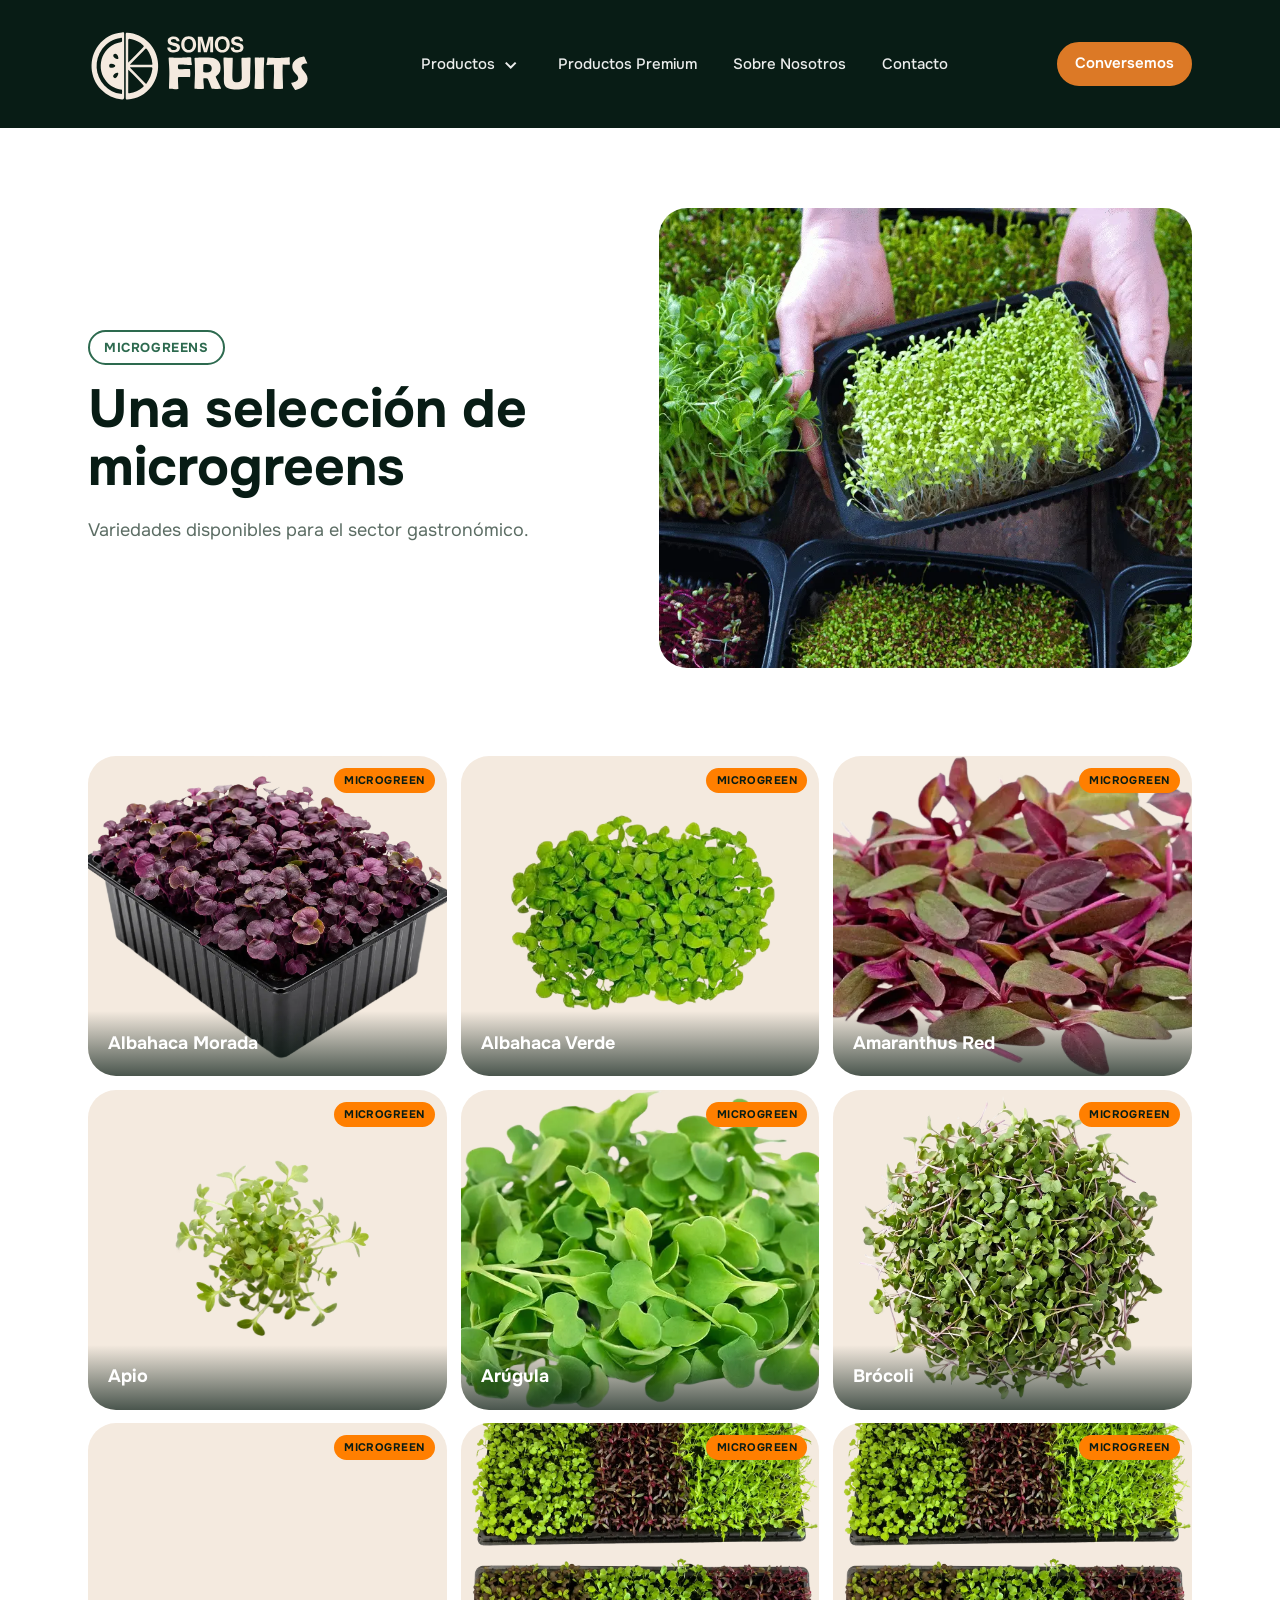
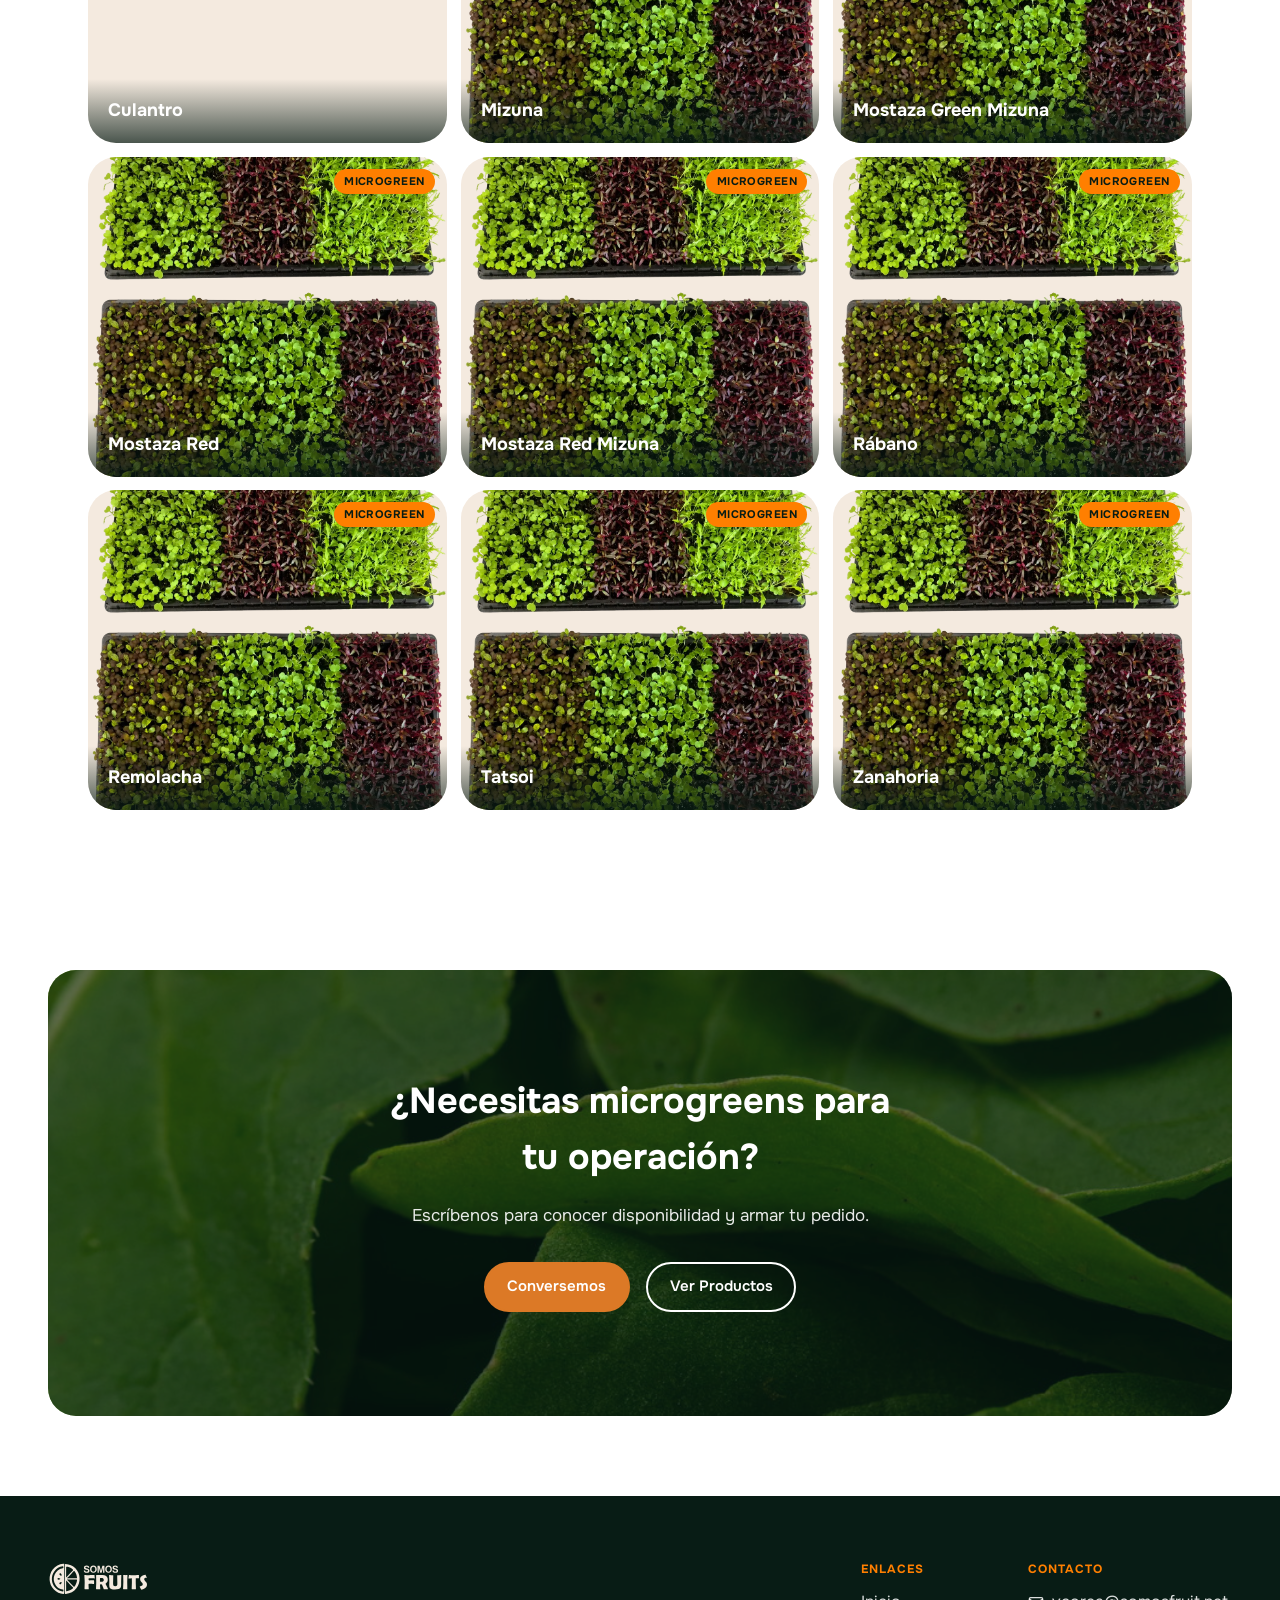
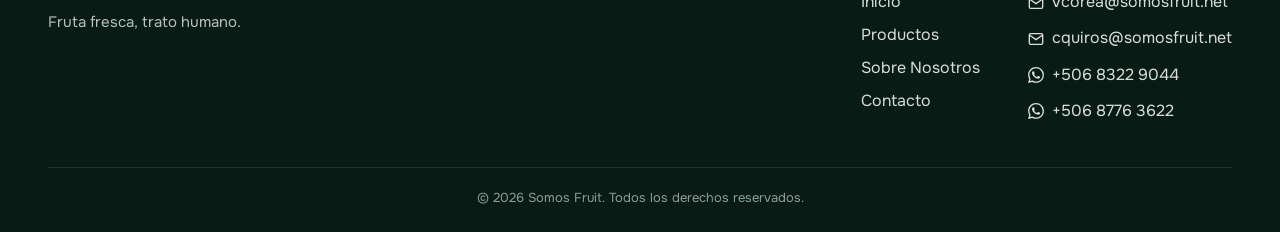
<file: microgreens.html>
<!DOCTYPE html>
<html lang="es">
  <head>
    <meta charset="UTF-8" />
    <meta name="viewport" content="width=device-width, initial-scale=1.0" />
    <link rel="icon" type="image/png" href="assets/favicon-somos.png" />
    <link rel="apple-touch-icon" href="assets/favicon-somos.png" />
    <title>Microgreens — Somos Fruit</title>
    <meta name="description" content="Selección de microgreens para el sector gastronómico: albahaca, arúgula, mostaza, mizuna y más variedades." />
    <link rel="canonical" href="microgreens.html" />
    <meta name="theme-color" content="#081c15" />
    <meta property="og:type" content="website" />
    <meta property="og:locale" content="es_CR" />
    <meta property="og:site_name" content="Somos Fruit" />
    <meta property="og:title" content="Microgreens — Somos Fruit" />
    <meta property="og:description" content="Selección de microgreens para el sector gastronómico: albahaca, arúgula, mostaza, mizuna y más variedades." />
    <meta property="og:image" content="assets/Microgreens.webp" />
    <meta name="twitter:card" content="summary_large_image" />
    <meta name="twitter:title" content="Microgreens — Somos Fruit" />
    <meta name="twitter:description" content="Selección de microgreens para el sector gastronómico: albahaca, arúgula, mostaza, mizuna y más variedades." />
    <meta name="twitter:image" content="assets/Microgreens.webp" />
    <link rel="preload" as="image" href="assets/Microgreens.webp" fetchpriority="high" />
    <link rel="preconnect" href="https://fonts.googleapis.com" />
    <link rel="preconnect" href="https://fonts.gstatic.com" crossorigin />
    <link
      href="https://fonts.googleapis.com/css2?family=Onest:wght@400;500;600;700&display=swap"
      rel="stylesheet"
    />
    <link rel="stylesheet" href="styles.css" />
    <link rel="stylesheet" href="editorial.css" />
  </head>
  <body>
    <header class="site-header site-header--minimal">
      <nav class="nav" aria-label="Principal">
        <div class="nav__inner">
          <a href="index.html" class="nav__logo">
            <img src="assets/Logo-Somos-Blanco.svg" alt="Somos Fruit" class="nav__logo-img" />
          </a>
          <a href="contacto.html" class="nav__cta btn btn--hero">Conversemos</a>
          <button
            type="button"
            class="nav__toggle"
            aria-expanded="false"
            aria-controls="nav-menu"
            aria-label="Abrir menú"
          >
            <span></span><span></span><span></span>
          </button>
          <ul class="nav__links" id="nav-menu">
            <li class="nav__dropdown">
              <button type="button" class="nav__dropdown-toggle" aria-expanded="false" aria-haspopup="true">
                Productos <span class="nav__dropdown-caret" aria-hidden="true">▾</span>
              </button>
              <ul class="nav__dropdown-menu">
                <li><a href="productos.html">Todos</a></li>
                <li><a href="flores-comestibles.html">Flores Comestibles</a></li>
                <li><a href="microgreens.html" class="is-active">Microgreens</a></li>
              </ul>
            </li>
            <li><a href="productos-premium.html">Productos Premium</a></li>
            <li><a href="sobre-nosotros.html">Sobre Nosotros</a></li>
            <li><a href="contacto.html">Contacto</a></li>
            <li class="nav__links-cta">
              <a href="contacto.html" class="btn btn--hero nav__cta-mobile">Conversemos</a>
            </li>
          </ul>
        </div>
      </nav>
    </header>

    <main>
      <section class="ed-intro ed-intro--split">
        <div class="ed-wrap ed-intro__grid">
          <div class="animate-on-scroll">
            <p class="ed-intro__label">Microgreens</p>
            <h1 class="ed-intro__title">Una selección de microgreens</h1>
            <p class="ed-intro__lead">
              Variedades disponibles para el sector gastronómico.
            </p>
          </div>
          <figure class="ed-intro__media animate-on-scroll">
            <img
              src="assets/Microgreens.webp"
              alt="Microgreens"
              width="900"
              height="700"
              fetchpriority="high"
            />
          </figure>
        </div>
      </section>

      <section class="ed-varieties" aria-labelledby="varieties-heading">
        <div class="ed-wrap">
          <h2 id="varieties-heading" class="visually-hidden">Variedades</h2>
          <div class="ed-varieties__grid">
            <figure class="ed-variety animate-on-scroll">
              <span class="ed-variety__tag">MICROGREEN</span>
              <img src="assets/microgreens/albahaca-microgreens.webp" alt="Albahaca Morada" width="800" height="800" loading="lazy" decoding="async" />
              <figcaption>Albahaca Morada</figcaption>
            </figure>
            <figure class="ed-variety animate-on-scroll">
              <span class="ed-variety__tag">MICROGREEN</span>
              <img src="assets/microgreens/albahaca%20microgreen.webp" alt="Albahaca Verde" width="800" height="800" loading="lazy" decoding="async" />
              <figcaption>Albahaca Verde</figcaption>
            </figure>
            <figure class="ed-variety animate-on-scroll">
              <span class="ed-variety__tag">MICROGREEN</span>
              <img src="assets/microgreens/Red_Amaranthus_Microgreens.webp" alt="Amaranthus Red" width="800" height="800" loading="lazy" decoding="async" />
              <figcaption>Amaranthus Red</figcaption>
            </figure>
            <figure class="ed-variety animate-on-scroll">
              <span class="ed-variety__tag">MICROGREEN</span>
              <img src="assets/microgreens/microgreen-apio.webp" alt="Apio" width="800" height="800" loading="lazy" decoding="async" />
              <figcaption>Apio</figcaption>
            </figure>
            <figure class="ed-variety animate-on-scroll">
              <span class="ed-variety__tag">MICROGREEN</span>
              <img src="assets/microgreens/microgreen-arugular.webp" alt="Arúgula" width="800" height="800" loading="lazy" decoding="async" />
              <figcaption>Arúgula</figcaption>
            </figure>
            <figure class="ed-variety animate-on-scroll">
              <span class="ed-variety__tag">MICROGREEN</span>
              <img src="assets/microgreens/Microgreen-brocoli.webp" alt="Brócoli" width="800" height="800" loading="lazy" decoding="async" />
              <figcaption>Brócoli</figcaption>
            </figure>
            <figure class="ed-variety animate-on-scroll">
              <span class="ed-variety__tag">MICROGREEN</span>
              <img src="assets/microgreens/microgreen-culantro.webp" alt="Culantro" width="800" height="800" loading="lazy" decoding="async" />
              <figcaption>Culantro</figcaption>
            </figure>
            <figure class="ed-variety animate-on-scroll">
              <span class="ed-variety__tag">MICROGREEN</span>
              <img src="assets/microgreens/micro-greens-varios.webp" alt="Mizuna" width="800" height="800" loading="lazy" decoding="async" />
              <figcaption>Mizuna</figcaption>
            </figure>
            <figure class="ed-variety animate-on-scroll">
              <span class="ed-variety__tag">MICROGREEN</span>
              <img src="assets/microgreens/micro-greens-varios.webp" alt="Mostaza Green Mizuna" width="800" height="800" loading="lazy" decoding="async" />
              <figcaption>Mostaza Green Mizuna</figcaption>
            </figure>
            <figure class="ed-variety animate-on-scroll">
              <span class="ed-variety__tag">MICROGREEN</span>
              <img src="assets/microgreens/micro-greens-varios.webp" alt="Mostaza Red" width="800" height="800" loading="lazy" decoding="async" />
              <figcaption>Mostaza Red</figcaption>
            </figure>
            <figure class="ed-variety animate-on-scroll">
              <span class="ed-variety__tag">MICROGREEN</span>
              <img src="assets/microgreens/micro-greens-varios.webp" alt="Mostaza Red Mizuna" width="800" height="800" loading="lazy" decoding="async" />
              <figcaption>Mostaza Red Mizuna</figcaption>
            </figure>
            <figure class="ed-variety animate-on-scroll">
              <span class="ed-variety__tag">MICROGREEN</span>
              <img src="assets/microgreens/micro-greens-varios.webp" alt="Rábano" width="800" height="800" loading="lazy" decoding="async" />
              <figcaption>Rábano</figcaption>
            </figure>
            <figure class="ed-variety animate-on-scroll">
              <span class="ed-variety__tag">MICROGREEN</span>
              <img src="assets/microgreens/micro-greens-varios.webp" alt="Remolacha" width="800" height="800" loading="lazy" decoding="async" />
              <figcaption>Remolacha</figcaption>
            </figure>
            <figure class="ed-variety animate-on-scroll">
              <span class="ed-variety__tag">MICROGREEN</span>
              <img src="assets/microgreens/micro-greens-varios.webp" alt="Tatsoi" width="800" height="800" loading="lazy" decoding="async" />
              <figcaption>Tatsoi</figcaption>
            </figure>
            <figure class="ed-variety animate-on-scroll">
              <span class="ed-variety__tag">MICROGREEN</span>
              <img src="assets/microgreens/micro-greens-varios.webp" alt="Zanahoria" width="800" height="800" loading="lazy" decoding="async" />
              <figcaption>Zanahoria</figcaption>
            </figure>
          </div>
        </div>
      </section>

      <section class="ed-cta">
        <div class="ed-cta__inner animate-on-scroll">
          <h2 class="ed-cta__title">¿Necesitas microgreens para tu operación?</h2>
          <p class="ed-cta__text">Escríbenos para conocer disponibilidad y armar tu pedido.</p>
          <div class="ed-cta__actions">
            <a href="contacto.html" class="btn btn--hero btn--lg">Conversemos</a>
            <a href="productos.html?categoria=microgreens" class="btn btn--outline btn--lg">Ver Productos</a>
          </div>
        </div>
      </section>
    </main>

    <footer class="footer">
      <div class="footer__inner">
        <div class="footer__brand">
          <a href="index.html" class="footer__logo">
            <img src="assets/Logo-Somos-Blanco.svg" alt="Somos Fruit" class="footer__logo-img" />
          </a>
          <p class="footer__tagline">Fruta fresca, trato humano.</p>
        </div>
        <div class="footer__cols">
          <div>
            <p class="footer__heading">Enlaces</p>
            <ul class="footer__links">
              <li><a href="index.html#inicio">Inicio</a></li>
              <li><a href="productos.html">Productos</a></li>
              <li><a href="sobre-nosotros.html">Sobre Nosotros</a></li>
              <li><a href="contacto.html">Contacto</a></li>
            </ul>
          </div>
          <div>
            <p class="footer__heading">Contacto</p>
            <ul class="footer__links">
              <li>
                <a href="mailto:vcorea@somosfruit.net">
                  <svg class="footer__icon" viewBox="0 0 24 24" fill="none" stroke="currentColor" stroke-width="2" aria-hidden="true"><path d="M4 4h16c1.1 0 2 .9 2 2v12c0 1.1-.9 2-2 2H4c-1.1 0-2-.9-2-2V6c0-1.1.9-2 2-2z"/><polyline points="22,6 12,13 2,6"/></svg>
                  vcorea@somosfruit.net
                </a>
              </li>
              <li>
                <a href="mailto:cquiros@somosfruit.net">
                  <svg class="footer__icon" viewBox="0 0 24 24" fill="none" stroke="currentColor" stroke-width="2" aria-hidden="true"><path d="M4 4h16c1.1 0 2 .9 2 2v12c0 1.1-.9 2-2 2H4c-1.1 0-2-.9-2-2V6c0-1.1.9-2 2-2z"/><polyline points="22,6 12,13 2,6"/></svg>
                  cquiros@somosfruit.net
                </a>
              </li>
              <li>
                <a href="https://wa.me/50683229044" target="_blank" rel="noopener">
                  <svg class="footer__icon" viewBox="0 0 24 24" fill="currentColor" aria-hidden="true"><path d="M17.472 14.382c-.297-.149-1.758-.867-2.03-.967-.273-.099-.471-.148-.67.15-.197.297-.767.966-.94 1.164-.173.199-.347.223-.644.075-.297-.15-1.255-.463-2.39-1.475-.883-.788-1.48-1.761-1.653-2.059-.173-.297-.018-.458.13-.606.134-.133.298-.347.446-.52.149-.174.198-.298.298-.497.099-.198.05-.371-.025-.52-.075-.149-.669-1.612-.916-2.207-.242-.579-.487-.5-.669-.51-.173-.008-.371-.01-.57-.01-.198 0-.52.074-.792.372-.272.297-1.04 1.016-1.04 2.479 0 1.462 1.065 2.875 1.213 3.074.149.198 2.096 3.2 5.077 4.487.709.306 1.262.489 1.694.625.712.227 1.36.195 1.871.118.571-.085 1.758-.719 2.006-1.413.248-.694.248-1.289.173-1.413-.074-.124-.272-.198-.57-.347m-5.421 7.403h-.004a9.87 9.87 0 01-5.031-1.378l-.361-.214-3.741.982.998-3.648-.235-.374a9.86 9.86 0 01-1.51-5.26c.001-5.45 4.436-9.884 9.888-9.884 2.64 0 5.122 1.03 6.988 2.898a9.825 9.825 0 012.893 6.994c-.003 5.45-4.437 9.884-9.885 9.884m8.413-18.297A11.815 11.815 0 0012.05 0C5.495 0 .16 5.335.157 11.892c0 2.096.547 4.142 1.588 5.945L.057 24l6.305-1.654a11.882 11.882 0 005.683 1.448h.005c6.554 0 11.89-5.335 11.893-11.893a11.821 11.821 0 00-3.48-8.413z"/></svg>
                  +506 8322 9044
                </a>
              </li>
              <li>
                <a href="https://wa.me/50687763622" target="_blank" rel="noopener">
                  <svg class="footer__icon" viewBox="0 0 24 24" fill="currentColor" aria-hidden="true"><path d="M17.472 14.382c-.297-.149-1.758-.867-2.03-.967-.273-.099-.471-.148-.67.15-.197.297-.767.966-.94 1.164-.173.199-.347.223-.644.075-.297-.15-1.255-.463-2.39-1.475-.883-.788-1.48-1.761-1.653-2.059-.173-.297-.018-.458.13-.606.134-.133.298-.347.446-.52.149-.174.198-.298.298-.497.099-.198.05-.371-.025-.52-.075-.149-.669-1.612-.916-2.207-.242-.579-.487-.5-.669-.51-.173-.008-.371-.01-.57-.01-.198 0-.52.074-.792.372-.272.297-1.04 1.016-1.04 2.479 0 1.462 1.065 2.875 1.213 3.074.149.198 2.096 3.2 5.077 4.487.709.306 1.262.489 1.694.625.712.227 1.36.195 1.871.118.571-.085 1.758-.719 2.006-1.413.248-.694.248-1.289.173-1.413-.074-.124-.272-.198-.57-.347m-5.421 7.403h-.004a9.87 9.87 0 01-5.031-1.378l-.361-.214-3.741.982.998-3.648-.235-.374a9.86 9.86 0 01-1.51-5.26c.001-5.45 4.436-9.884 9.888-9.884 2.64 0 5.122 1.03 6.988 2.898a9.825 9.825 0 012.893 6.994c-.003 5.45-4.437 9.884-9.885 9.884m8.413-18.297A11.815 11.815 0 0012.05 0C5.495 0 .16 5.335.157 11.892c0 2.096.547 4.142 1.588 5.945L.057 24l6.305-1.654a11.882 11.882 0 005.683 1.448h.005c6.554 0 11.89-5.335 11.893-11.893a11.821 11.821 0 00-3.48-8.413z"/></svg>
                  +506 8776 3622
                </a>
              </li>
            </ul>
          </div>
        </div>
      </div>
      <p class="footer__legal">© <span id="year"></span> Somos Fruit. Todos los derechos reservados.</p>
    </footer>
    <script src="script.js" defer></script>
  </body>
</html>
</file>
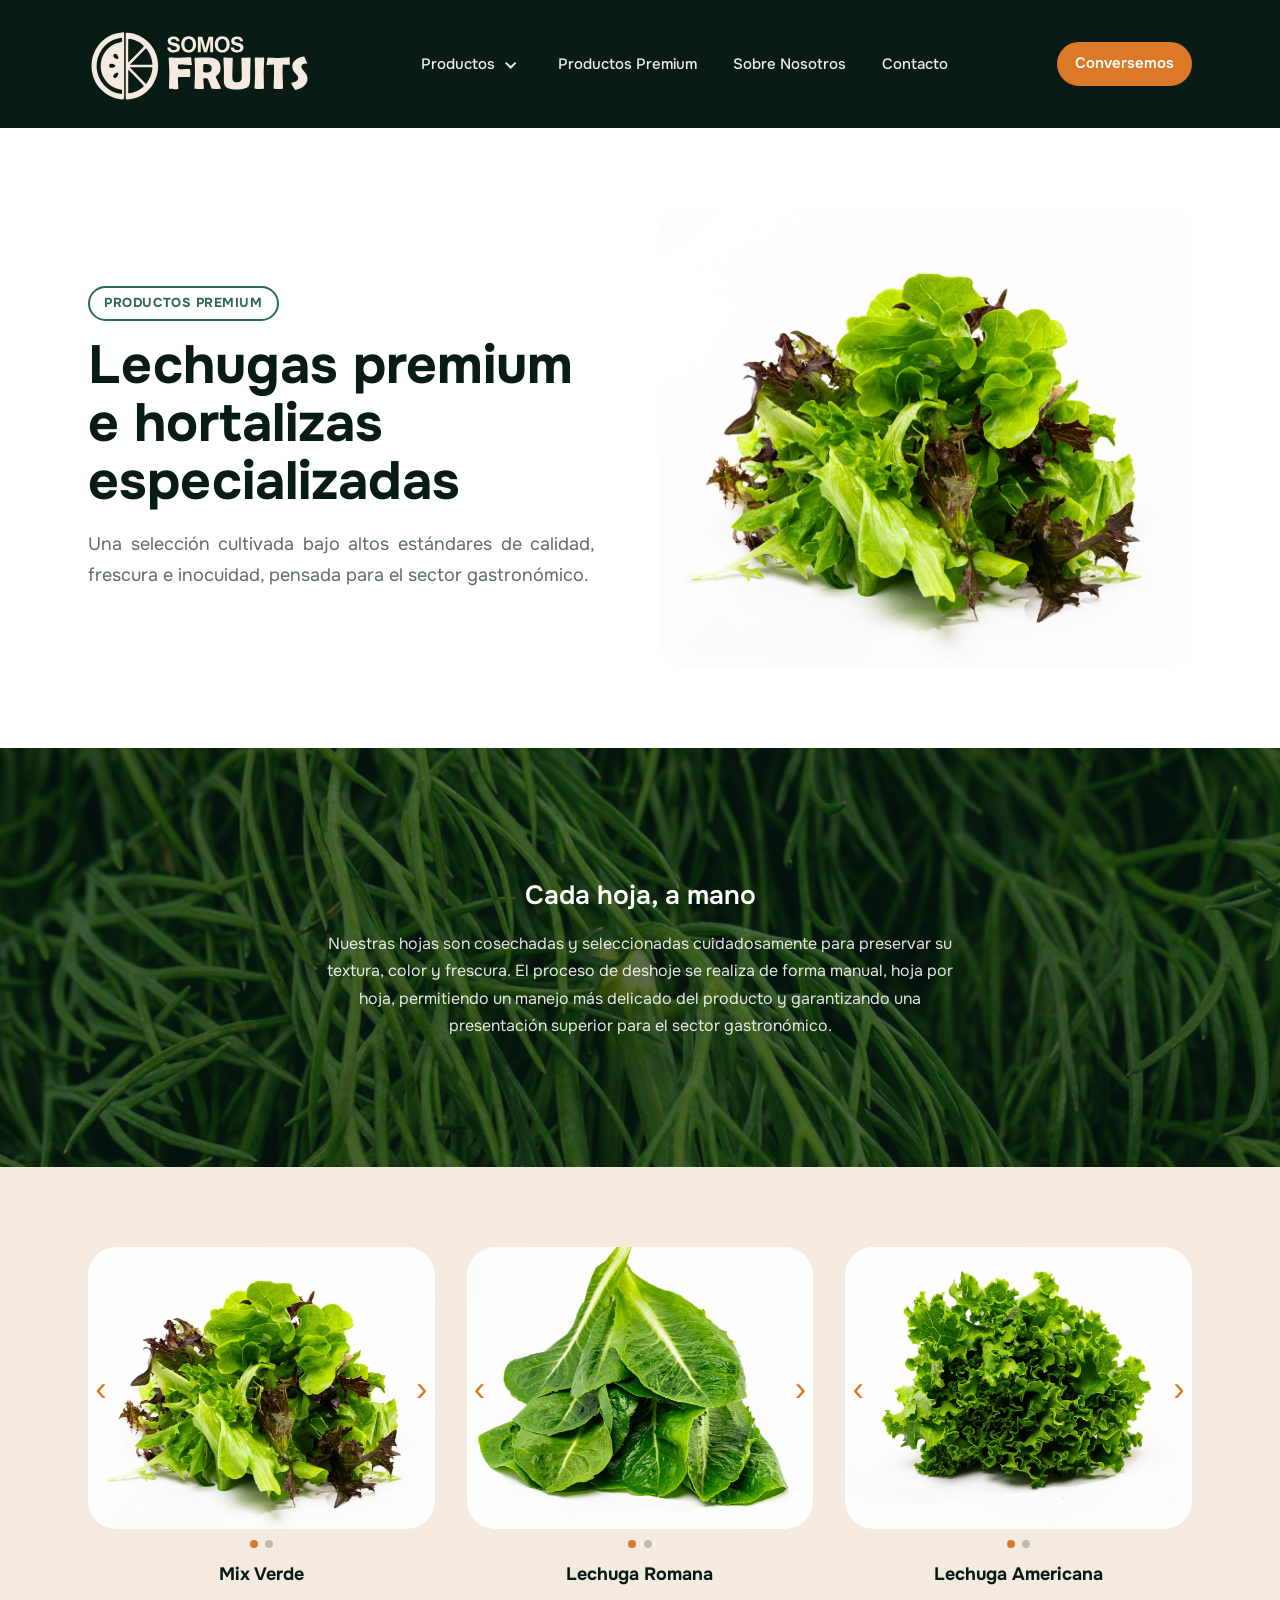
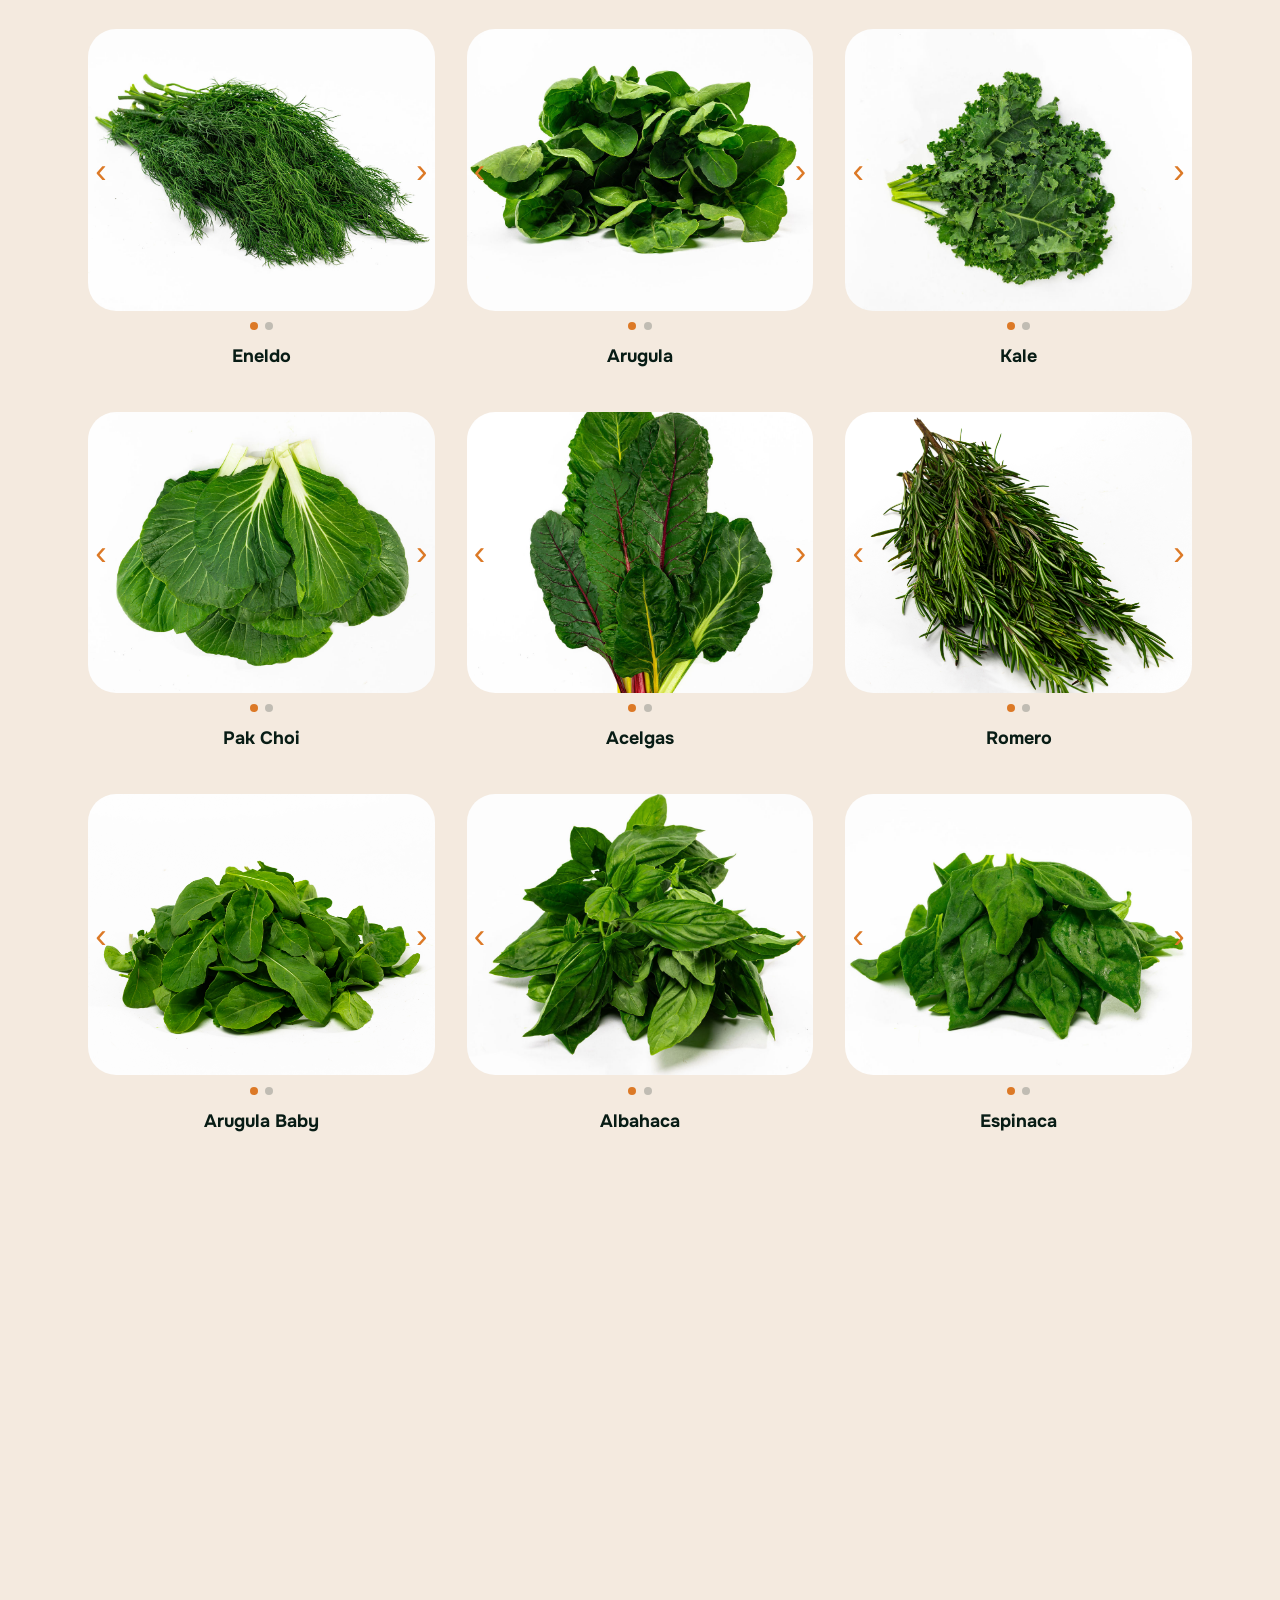
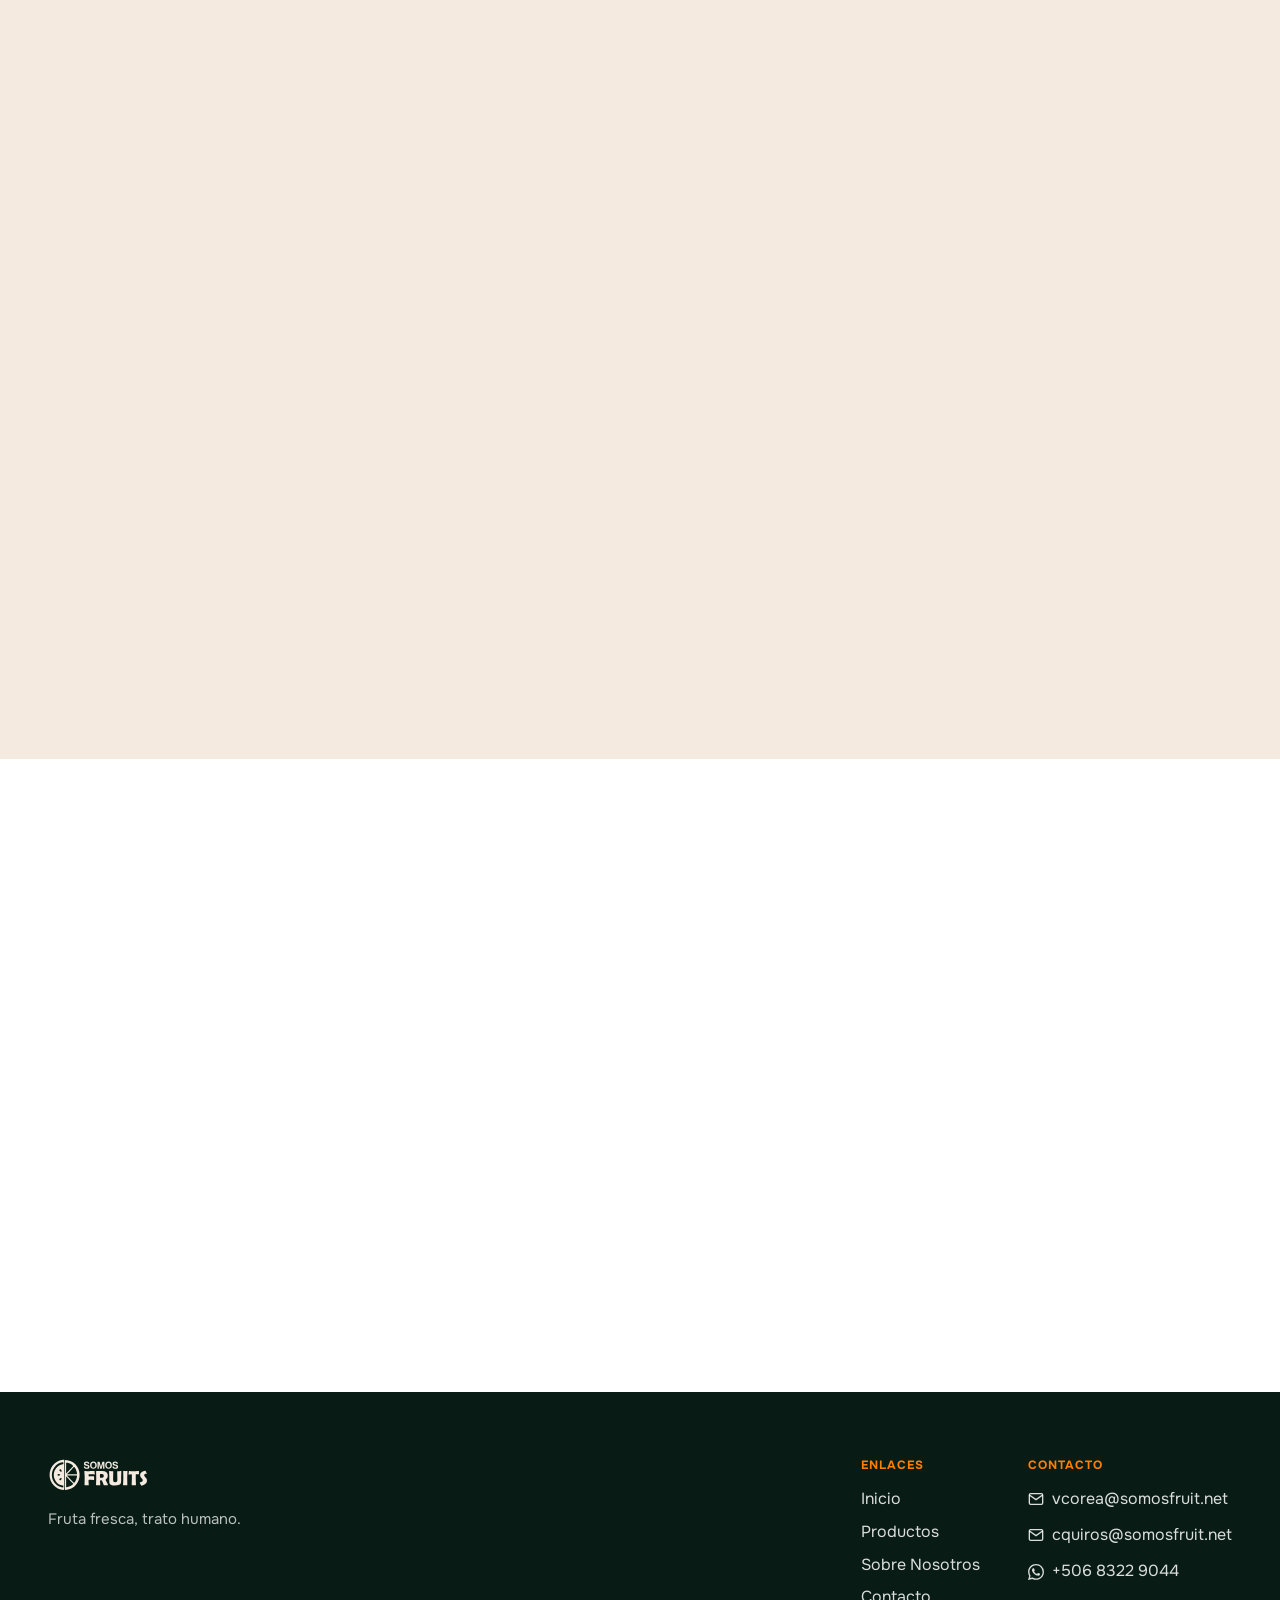
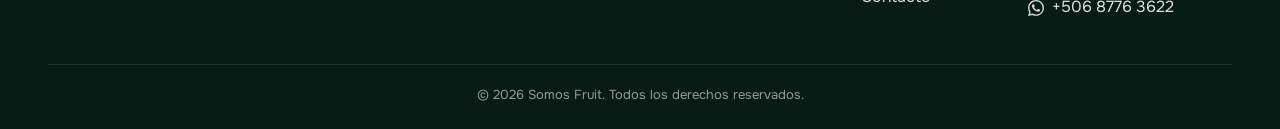
<file: productos-premium.html>
<!DOCTYPE html>
<html lang="es">
  <head>
    <meta charset="UTF-8" />
    <meta name="viewport" content="width=device-width, initial-scale=1.0" />
    <link rel="icon" type="image/png" href="assets/favicon-somos.png" />
    <link rel="apple-touch-icon" href="assets/favicon-somos.png" />
    <title>Productos Premium — Somos Fruit</title>
    <meta name="description" content="Lechugas premium e hortalizas especializadas, cosechadas y seleccionadas a mano para el sector gastronómico." />
    <link rel="canonical" href="productos-premium.html" />
    <meta name="theme-color" content="#081c15" />
    <meta property="og:type" content="website" />
    <meta property="og:locale" content="es_CR" />
    <meta property="og:site_name" content="Somos Fruit" />
    <meta property="og:title" content="Productos Premium — Somos Fruit" />
    <meta property="og:description" content="Lechugas premium e hortalizas especializadas, cosechadas y seleccionadas a mano para el sector gastronómico." />
    <meta property="og:image" content="assets/premium-1.jpg" />
    <meta name="twitter:card" content="summary_large_image" />
    <meta name="twitter:title" content="Productos Premium — Somos Fruit" />
    <meta name="twitter:description" content="Lechugas premium e hortalizas especializadas, cosechadas y seleccionadas a mano para el sector gastronómico." />
    <meta name="twitter:image" content="assets/premium-1.jpg" />
    <link rel="preload" as="image" href="assets/premium-1.jpg" fetchpriority="high" />
    <link rel="preconnect" href="https://fonts.googleapis.com" />
    <link rel="preconnect" href="https://fonts.gstatic.com" crossorigin />
    <link
      href="https://fonts.googleapis.com/css2?family=Onest:wght@400;500;600;700&display=swap"
      rel="stylesheet"
    />
    <link rel="stylesheet" href="styles.css" />
    <link rel="stylesheet" href="editorial.css" />
  </head>
  <body>
    <header class="site-header site-header--minimal">
      <nav class="nav" aria-label="Principal">
        <div class="nav__inner">
          <a href="index.html" class="nav__logo">
            <img src="assets/Logo-Somos-Blanco.svg" alt="Somos Fruit" class="nav__logo-img" />
          </a>
          <a href="contacto.html" class="nav__cta btn btn--hero">Conversemos</a>
          <button type="button" class="nav__toggle" aria-expanded="false" aria-controls="nav-menu" aria-label="Abrir menú">
            <span></span><span></span><span></span>
          </button>
          <ul class="nav__links" id="nav-menu">
            <li class="nav__dropdown">
              <button type="button" class="nav__dropdown-toggle" aria-expanded="false" aria-haspopup="true">
                Productos <span class="nav__dropdown-caret" aria-hidden="true">▾</span>
              </button>
              <ul class="nav__dropdown-menu">
                <li><a href="productos.html">Todos</a></li>
                <li><a href="flores-comestibles.html">Flores Comestibles</a></li>
                <li><a href="microgreens.html">Microgreens</a></li>
              </ul>
            </li>
            <li><a href="productos-premium.html" class="is-active">Productos Premium</a></li>
            <li><a href="sobre-nosotros.html">Sobre Nosotros</a></li>
            <li><a href="contacto.html">Contacto</a></li>
            <li class="nav__links-cta">
              <a href="contacto.html" class="btn btn--hero nav__cta-mobile">Conversemos</a>
            </li>
          </ul>
        </div>
      </nav>
    </header>

    <main>
      <section class="ed-intro ed-intro--split">
        <div class="ed-wrap ed-intro__grid">
          <div class="animate-on-scroll">
            <p class="ed-intro__label">Productos premium</p>
            <h1 class="ed-intro__title">Lechugas premium e hortalizas especializadas</h1>
            <p class="ed-intro__lead">
              Una selección cultivada bajo altos estándares de calidad, frescura e inocuidad, pensada para el sector gastronómico.
            </p>
          </div>
          <figure class="ed-intro__media animate-on-scroll">
            <img src="assets/premium-1.jpg" alt="Lechugas premium" width="1200" height="800" fetchpriority="high" />
          </figure>
        </div>
      </section>

      <section class="ed-quote ed-quote--photo">
        <div class="ed-wrap animate-on-scroll">
          <p class="ed-quote__text">Cada hoja, a mano</p>
          <p class="ed-quote__note">Nuestras hojas son cosechadas y seleccionadas cuidadosamente para preservar su textura, color y frescura. El proceso de deshoje se realiza de forma manual, hoja por hoja, permitiendo un manejo más delicado del producto y garantizando una presentación superior para el sector gastronómico.</p>
        </div>
      </section>

      <section class="ed-lookbook">
        <div class="ed-wrap ed-lookbook__grid">
          <article class="ed-product animate-on-scroll">
            <div class="prod-slider" data-slider>
              <div class="prod-slider__viewport">
                <div class="prod-slider__track">
                  <figure class="prod-slider__slide">
                    <img src="assets/premium/mix-verde-1.jpg" alt="Mix verde" width="900" height="1100" loading="lazy" />
                  </figure>
                  <figure class="prod-slider__slide">
                    <img src="assets/premium/mix-verde-2.jpg" alt="Mix verde" width="900" height="1100" loading="lazy" />
                  </figure>
                </div>
              </div>
              <div class="prod-slider__ui">
                <button type="button" class="prod-slider__btn" data-prev aria-label="Imagen anterior">‹</button>
                <div class="prod-slider__dots">
                  <button type="button" class="prod-slider__dot is-active" data-dot="0" aria-label="Imagen 1"></button>
                  <button type="button" class="prod-slider__dot" data-dot="1" aria-label="Imagen 2"></button>
                </div>
                <button type="button" class="prod-slider__btn" data-next aria-label="Imagen siguiente">›</button>
              </div>
            </div>
            <h2 class="ed-product__name">Mix Verde</h2>
          </article>
          <article class="ed-product animate-on-scroll">
            <div class="prod-slider" data-slider>
              <div class="prod-slider__viewport">
                <div class="prod-slider__track">
                  <figure class="prod-slider__slide">
                    <img src="assets/premium/lechuga-romana-2.jpg" alt="Lechuga romana" width="900" height="1100" loading="lazy" />
                  </figure>
                  <figure class="prod-slider__slide">
                    <img src="assets/premium/lechuga-romana-1.jpg" alt="Lechuga romana" width="900" height="1100" loading="lazy" />
                  </figure>
                </div>
              </div>
              <div class="prod-slider__ui">
                <button type="button" class="prod-slider__btn" data-prev aria-label="Imagen anterior">‹</button>
                <div class="prod-slider__dots">
                  <button type="button" class="prod-slider__dot is-active" data-dot="0" aria-label="Imagen 1"></button>
                  <button type="button" class="prod-slider__dot" data-dot="1" aria-label="Imagen 2"></button>
                </div>
                <button type="button" class="prod-slider__btn" data-next aria-label="Imagen siguiente">›</button>
              </div>
            </div>
            <h2 class="ed-product__name">Lechuga Romana</h2>
          </article>
          <article class="ed-product animate-on-scroll">
            <div class="prod-slider" data-slider>
              <div class="prod-slider__viewport">
                <div class="prod-slider__track">
                  <figure class="prod-slider__slide">
                    <img src="assets/premium/lechuga-americana-1.jpg" alt="Lechuga americana" width="900" height="1100" loading="lazy" />
                  </figure>
                  <figure class="prod-slider__slide">
                    <img src="assets/premium/lechuga-americana-2.jpg" alt="Lechuga americana" width="900" height="1100" loading="lazy" />
                  </figure>
                </div>
              </div>
              <div class="prod-slider__ui">
                <button type="button" class="prod-slider__btn" data-prev aria-label="Imagen anterior">‹</button>
                <div class="prod-slider__dots">
                  <button type="button" class="prod-slider__dot is-active" data-dot="0" aria-label="Imagen 1"></button>
                  <button type="button" class="prod-slider__dot" data-dot="1" aria-label="Imagen 2"></button>
                </div>
                <button type="button" class="prod-slider__btn" data-next aria-label="Imagen siguiente">›</button>
              </div>
            </div>
            <h2 class="ed-product__name">Lechuga Americana</h2>
          </article>
          <article class="ed-product animate-on-scroll">
            <div class="prod-slider" data-slider>
              <div class="prod-slider__viewport">
                <div class="prod-slider__track">
                  <figure class="prod-slider__slide">
                    <img src="assets/premium/eneldo-1.jpg" alt="Eneldo" width="900" height="1100" loading="lazy" />
                  </figure>
                  <figure class="prod-slider__slide">
                    <img src="assets/premium/eneldo-2.jpg" alt="Eneldo" width="900" height="1100" loading="lazy" />
                  </figure>
                </div>
              </div>
              <div class="prod-slider__ui">
                <button type="button" class="prod-slider__btn" data-prev aria-label="Imagen anterior">‹</button>
                <div class="prod-slider__dots">
                  <button type="button" class="prod-slider__dot is-active" data-dot="0" aria-label="Imagen 1"></button>
                  <button type="button" class="prod-slider__dot" data-dot="1" aria-label="Imagen 2"></button>
                </div>
                <button type="button" class="prod-slider__btn" data-next aria-label="Imagen siguiente">›</button>
              </div>
            </div>
            <h2 class="ed-product__name">Eneldo</h2>
          </article>
          <article class="ed-product animate-on-scroll">
            <div class="prod-slider" data-slider>
              <div class="prod-slider__viewport">
                <div class="prod-slider__track">
                  <figure class="prod-slider__slide">
                    <img src="assets/premium/arugula-1.jpg" alt="Arugula" width="900" height="1100" loading="lazy" />
                  </figure>
                  <figure class="prod-slider__slide">
                    <img src="assets/premium/arugula-2.jpg" alt="Arugula" width="900" height="1100" loading="lazy" />
                  </figure>
                </div>
              </div>
              <div class="prod-slider__ui">
                <button type="button" class="prod-slider__btn" data-prev aria-label="Imagen anterior">‹</button>
                <div class="prod-slider__dots">
                  <button type="button" class="prod-slider__dot is-active" data-dot="0" aria-label="Imagen 1"></button>
                  <button type="button" class="prod-slider__dot" data-dot="1" aria-label="Imagen 2"></button>
                </div>
                <button type="button" class="prod-slider__btn" data-next aria-label="Imagen siguiente">›</button>
              </div>
            </div>
            <h2 class="ed-product__name">Arugula</h2>
          </article>
          <article class="ed-product animate-on-scroll">
            <div class="prod-slider" data-slider>
              <div class="prod-slider__viewport">
                <div class="prod-slider__track">
                  <figure class="prod-slider__slide">
                    <img src="assets/premium/kale-1.jpg" alt="Kale" width="900" height="1100" loading="lazy" />
                  </figure>
                  <figure class="prod-slider__slide">
                    <img src="assets/premium/kale-2.jpg" alt="Kale" width="900" height="1100" loading="lazy" />
                  </figure>
                </div>
              </div>
              <div class="prod-slider__ui">
                <button type="button" class="prod-slider__btn" data-prev aria-label="Imagen anterior">‹</button>
                <div class="prod-slider__dots">
                  <button type="button" class="prod-slider__dot is-active" data-dot="0" aria-label="Imagen 1"></button>
                  <button type="button" class="prod-slider__dot" data-dot="1" aria-label="Imagen 2"></button>
                </div>
                <button type="button" class="prod-slider__btn" data-next aria-label="Imagen siguiente">›</button>
              </div>
            </div>
            <h2 class="ed-product__name">Kale</h2>
          </article>
          <article class="ed-product animate-on-scroll">
            <div class="prod-slider" data-slider>
              <div class="prod-slider__viewport">
                <div class="prod-slider__track">
                  <figure class="prod-slider__slide">
                    <img src="assets/premium/pak-choi-1.jpg" alt="Pak choi" width="900" height="1100" loading="lazy" />
                  </figure>
                  <figure class="prod-slider__slide">
                    <img src="assets/premium/pak-choi-2.jpg" alt="Pak choi" width="900" height="1100" loading="lazy" />
                  </figure>
                </div>
              </div>
              <div class="prod-slider__ui">
                <button type="button" class="prod-slider__btn" data-prev aria-label="Imagen anterior">‹</button>
                <div class="prod-slider__dots">
                  <button type="button" class="prod-slider__dot is-active" data-dot="0" aria-label="Imagen 1"></button>
                  <button type="button" class="prod-slider__dot" data-dot="1" aria-label="Imagen 2"></button>
                </div>
                <button type="button" class="prod-slider__btn" data-next aria-label="Imagen siguiente">›</button>
              </div>
            </div>
            <h2 class="ed-product__name">Pak Choi</h2>
          </article>
          <article class="ed-product animate-on-scroll">
            <div class="prod-slider" data-slider>
              <div class="prod-slider__viewport">
                <div class="prod-slider__track">
                  <figure class="prod-slider__slide">
                    <img src="assets/premium/acelgas-1.jpg" alt="Acelgas" width="900" height="1100" loading="lazy" />
                  </figure>
                  <figure class="prod-slider__slide">
                    <img src="assets/premium/acelgas-2.jpg" alt="Acelgas" width="900" height="1100" loading="lazy" />
                  </figure>
                </div>
              </div>
              <div class="prod-slider__ui">
                <button type="button" class="prod-slider__btn" data-prev aria-label="Imagen anterior">‹</button>
                <div class="prod-slider__dots">
                  <button type="button" class="prod-slider__dot is-active" data-dot="0" aria-label="Imagen 1"></button>
                  <button type="button" class="prod-slider__dot" data-dot="1" aria-label="Imagen 2"></button>
                </div>
                <button type="button" class="prod-slider__btn" data-next aria-label="Imagen siguiente">›</button>
              </div>
            </div>
            <h2 class="ed-product__name">Acelgas</h2>
          </article>
          <article class="ed-product animate-on-scroll">
            <div class="prod-slider" data-slider>
              <div class="prod-slider__viewport">
                <div class="prod-slider__track">
                  <figure class="prod-slider__slide">
                    <img src="assets/premium/romero-1.jpg" alt="Romero" width="900" height="1100" loading="lazy" />
                  </figure>
                  <figure class="prod-slider__slide">
                    <img src="assets/premium/romero-2.jpg" alt="Romero" width="900" height="1100" loading="lazy" />
                  </figure>
                </div>
              </div>
              <div class="prod-slider__ui">
                <button type="button" class="prod-slider__btn" data-prev aria-label="Imagen anterior">‹</button>
                <div class="prod-slider__dots">
                  <button type="button" class="prod-slider__dot is-active" data-dot="0" aria-label="Imagen 1"></button>
                  <button type="button" class="prod-slider__dot" data-dot="1" aria-label="Imagen 2"></button>
                </div>
                <button type="button" class="prod-slider__btn" data-next aria-label="Imagen siguiente">›</button>
              </div>
            </div>
            <h2 class="ed-product__name">Romero</h2>
          </article>
          <article class="ed-product animate-on-scroll">
            <div class="prod-slider" data-slider>
              <div class="prod-slider__viewport">
                <div class="prod-slider__track">
                  <figure class="prod-slider__slide">
                    <img src="assets/premium/arugula-baby-1.jpg" alt="Arugula baby" width="900" height="1100" loading="lazy" />
                  </figure>
                  <figure class="prod-slider__slide">
                    <img src="assets/premium/arugula-baby-2.jpg" alt="Arugula baby" width="900" height="1100" loading="lazy" />
                  </figure>
                </div>
              </div>
              <div class="prod-slider__ui">
                <button type="button" class="prod-slider__btn" data-prev aria-label="Imagen anterior">‹</button>
                <div class="prod-slider__dots">
                  <button type="button" class="prod-slider__dot is-active" data-dot="0" aria-label="Imagen 1"></button>
                  <button type="button" class="prod-slider__dot" data-dot="1" aria-label="Imagen 2"></button>
                </div>
                <button type="button" class="prod-slider__btn" data-next aria-label="Imagen siguiente">›</button>
              </div>
            </div>
            <h2 class="ed-product__name">Arugula Baby</h2>
          </article>
          <article class="ed-product animate-on-scroll">
            <div class="prod-slider" data-slider>
              <div class="prod-slider__viewport">
                <div class="prod-slider__track">
                  <figure class="prod-slider__slide">
                    <img src="assets/premium/albahaca-1.jpg" alt="Albahaca" width="900" height="1100" loading="lazy" />
                  </figure>
                  <figure class="prod-slider__slide">
                    <img src="assets/premium/albahaca-2.jpg" alt="Albahaca" width="900" height="1100" loading="lazy" />
                  </figure>
                </div>
              </div>
              <div class="prod-slider__ui">
                <button type="button" class="prod-slider__btn" data-prev aria-label="Imagen anterior">‹</button>
                <div class="prod-slider__dots">
                  <button type="button" class="prod-slider__dot is-active" data-dot="0" aria-label="Imagen 1"></button>
                  <button type="button" class="prod-slider__dot" data-dot="1" aria-label="Imagen 2"></button>
                </div>
                <button type="button" class="prod-slider__btn" data-next aria-label="Imagen siguiente">›</button>
              </div>
            </div>
            <h2 class="ed-product__name">Albahaca</h2>
          </article>
          <article class="ed-product animate-on-scroll">
            <div class="prod-slider" data-slider>
              <div class="prod-slider__viewport">
                <div class="prod-slider__track">
                  <figure class="prod-slider__slide">
                    <img src="assets/premium/espinaca-1.jpg" alt="Espinaca" width="900" height="1100" loading="lazy" />
                  </figure>
                  <figure class="prod-slider__slide">
                    <img src="assets/premium/espinaca-2.jpg" alt="Espinaca" width="900" height="1100" loading="lazy" />
                  </figure>
                </div>
              </div>
              <div class="prod-slider__ui">
                <button type="button" class="prod-slider__btn" data-prev aria-label="Imagen anterior">‹</button>
                <div class="prod-slider__dots">
                  <button type="button" class="prod-slider__dot is-active" data-dot="0" aria-label="Imagen 1"></button>
                  <button type="button" class="prod-slider__dot" data-dot="1" aria-label="Imagen 2"></button>
                </div>
                <button type="button" class="prod-slider__btn" data-next aria-label="Imagen siguiente">›</button>
              </div>
            </div>
            <h2 class="ed-product__name">Espinaca</h2>
          </article>
          <article class="ed-product animate-on-scroll">
            <div class="prod-slider" data-slider>
              <div class="prod-slider__viewport">
                <div class="prod-slider__track">
                  <figure class="prod-slider__slide">
                    <img src="assets/premium/hierbabuena-1.jpg" alt="Hierbabuena" width="900" height="1100" loading="lazy" />
                  </figure>
                  <figure class="prod-slider__slide">
                    <img src="assets/premium/hierbabuena-2.jpg" alt="Hierbabuena" width="900" height="1100" loading="lazy" />
                  </figure>
                </div>
              </div>
              <div class="prod-slider__ui">
                <button type="button" class="prod-slider__btn" data-prev aria-label="Imagen anterior">‹</button>
                <div class="prod-slider__dots">
                  <button type="button" class="prod-slider__dot is-active" data-dot="0" aria-label="Imagen 1"></button>
                  <button type="button" class="prod-slider__dot" data-dot="1" aria-label="Imagen 2"></button>
                </div>
                <button type="button" class="prod-slider__btn" data-next aria-label="Imagen siguiente">›</button>
              </div>
            </div>
            <h2 class="ed-product__name">Hierbabuena</h2>
          </article>
          <article class="ed-product animate-on-scroll">
            <div class="prod-slider" data-slider>
              <div class="prod-slider__viewport">
                <div class="prod-slider__track">
                  <figure class="prod-slider__slide">
                    <img src="assets/premium/tomillo-1.jpg" alt="Tomillo" width="900" height="1100" loading="lazy" />
                  </figure>
                  <figure class="prod-slider__slide">
                    <img src="assets/premium/tomillo-2.jpg" alt="Tomillo" width="900" height="1100" loading="lazy" />
                  </figure>
                </div>
              </div>
              <div class="prod-slider__ui">
                <button type="button" class="prod-slider__btn" data-prev aria-label="Imagen anterior">‹</button>
                <div class="prod-slider__dots">
                  <button type="button" class="prod-slider__dot is-active" data-dot="0" aria-label="Imagen 1"></button>
                  <button type="button" class="prod-slider__dot" data-dot="1" aria-label="Imagen 2"></button>
                </div>
                <button type="button" class="prod-slider__btn" data-next aria-label="Imagen siguiente">›</button>
              </div>
            </div>
            <h2 class="ed-product__name">Tomillo</h2>
          </article>
          <article class="ed-product animate-on-scroll">
            <div class="prod-slider" data-slider>
              <div class="prod-slider__viewport">
                <div class="prod-slider__track">
                  <figure class="prod-slider__slide">
                    <img src="assets/premium/perejil-criollo-1.jpg" alt="Perejil criollo" width="900" height="1100" loading="lazy" />
                  </figure>
                  <figure class="prod-slider__slide">
                    <img src="assets/premium/perejil-criollo-2.jpg" alt="Perejil criollo" width="900" height="1100" loading="lazy" />
                  </figure>
                </div>
              </div>
              <div class="prod-slider__ui">
                <button type="button" class="prod-slider__btn" data-prev aria-label="Imagen anterior">‹</button>
                <div class="prod-slider__dots">
                  <button type="button" class="prod-slider__dot is-active" data-dot="0" aria-label="Imagen 1"></button>
                  <button type="button" class="prod-slider__dot" data-dot="1" aria-label="Imagen 2"></button>
                </div>
                <button type="button" class="prod-slider__btn" data-next aria-label="Imagen siguiente">›</button>
              </div>
            </div>
            <h2 class="ed-product__name">Perejil Criollo</h2>
          </article>
          <article class="ed-product animate-on-scroll">
            <div class="prod-slider" data-slider>
              <div class="prod-slider__viewport">
                <div class="prod-slider__track">
                  <figure class="prod-slider__slide">
                    <img src="assets/premium/perejil-italiano-1.jpg" alt="Perejil italiano" width="900" height="1100" loading="lazy" />
                  </figure>
                  <figure class="prod-slider__slide">
                    <img src="assets/premium/perejil-italiano-2.jpg" alt="Perejil italiano" width="900" height="1100" loading="lazy" />
                  </figure>
                </div>
              </div>
              <div class="prod-slider__ui">
                <button type="button" class="prod-slider__btn" data-prev aria-label="Imagen anterior">‹</button>
                <div class="prod-slider__dots">
                  <button type="button" class="prod-slider__dot is-active" data-dot="0" aria-label="Imagen 1"></button>
                  <button type="button" class="prod-slider__dot" data-dot="1" aria-label="Imagen 2"></button>
                </div>
                <button type="button" class="prod-slider__btn" data-next aria-label="Imagen siguiente">›</button>
              </div>
            </div>
            <h2 class="ed-product__name">Perejil Italiano</h2>
          </article>
          <article class="ed-product animate-on-scroll">
            <div class="prod-slider" data-slider>
              <div class="prod-slider__viewport">
                <div class="prod-slider__track">
                  <figure class="prod-slider__slide">
                    <img src="assets/premium/salvia-1.jpg" alt="Salvia" width="900" height="1100" loading="lazy" />
                  </figure>
                  <figure class="prod-slider__slide">
                    <img src="assets/premium/salvia-2.jpg" alt="Salvia" width="900" height="1100" loading="lazy" />
                  </figure>
                </div>
              </div>
              <div class="prod-slider__ui">
                <button type="button" class="prod-slider__btn" data-prev aria-label="Imagen anterior">‹</button>
                <div class="prod-slider__dots">
                  <button type="button" class="prod-slider__dot is-active" data-dot="0" aria-label="Imagen 1"></button>
                  <button type="button" class="prod-slider__dot" data-dot="1" aria-label="Imagen 2"></button>
                </div>
                <button type="button" class="prod-slider__btn" data-next aria-label="Imagen siguiente">›</button>
              </div>
            </div>
            <h2 class="ed-product__name">Salvia</h2>
          </article>
          <article class="ed-product animate-on-scroll">
            <div class="prod-slider" data-slider>
              <div class="prod-slider__viewport">
                <div class="prod-slider__track">
                  <figure class="prod-slider__slide">
                    <img src="assets/premium/estragon-1.jpg" alt="Estragón" width="900" height="1100" loading="lazy" />
                  </figure>
                  <figure class="prod-slider__slide">
                    <img src="assets/premium/estragon-2.jpg" alt="Estragón" width="900" height="1100" loading="lazy" />
                  </figure>
                </div>
              </div>
              <div class="prod-slider__ui">
                <button type="button" class="prod-slider__btn" data-prev aria-label="Imagen anterior">‹</button>
                <div class="prod-slider__dots">
                  <button type="button" class="prod-slider__dot is-active" data-dot="0" aria-label="Imagen 1"></button>
                  <button type="button" class="prod-slider__dot" data-dot="1" aria-label="Imagen 2"></button>
                </div>
                <button type="button" class="prod-slider__btn" data-next aria-label="Imagen siguiente">›</button>
              </div>
            </div>
            <h2 class="ed-product__name">Estragón</h2>
          </article>
          <article class="ed-product animate-on-scroll">
            <div class="prod-slider" data-slider>
              <div class="prod-slider__viewport">
                <div class="prod-slider__track">
                  <figure class="prod-slider__slide">
                    <img src="assets/premium/oregano-1.jpg" alt="Orégano" width="900" height="1100" loading="lazy" />
                  </figure>
                  <figure class="prod-slider__slide">
                    <img src="assets/premium/oregano-2.jpg" alt="Orégano" width="900" height="1100" loading="lazy" />
                  </figure>
                </div>
              </div>
              <div class="prod-slider__ui">
                <button type="button" class="prod-slider__btn" data-prev aria-label="Imagen anterior">‹</button>
                <div class="prod-slider__dots">
                  <button type="button" class="prod-slider__dot is-active" data-dot="0" aria-label="Imagen 1"></button>
                  <button type="button" class="prod-slider__dot" data-dot="1" aria-label="Imagen 2"></button>
                </div>
                <button type="button" class="prod-slider__btn" data-next aria-label="Imagen siguiente">›</button>
              </div>
            </div>
            <h2 class="ed-product__name">Orégano</h2>
          </article>
          <article class="ed-product animate-on-scroll">
            <div class="prod-slider" data-slider>
              <div class="prod-slider__viewport">
                <div class="prod-slider__track">
                  <figure class="prod-slider__slide">
                    <img src="assets/premium/lechuga-olorosa-1.jpg" alt="Lolorosa" width="900" height="1100" loading="lazy" />
                  </figure>
                  <figure class="prod-slider__slide">
                    <img src="assets/premium/lechuga-olorosa-2.jpg" alt="Lolorosa" width="900" height="1100" loading="lazy" />
                  </figure>
                </div>
              </div>
              <div class="prod-slider__ui">
                <button type="button" class="prod-slider__btn" data-prev aria-label="Imagen anterior">‹</button>
                <div class="prod-slider__dots">
                  <button type="button" class="prod-slider__dot is-active" data-dot="0" aria-label="Imagen 1"></button>
                  <button type="button" class="prod-slider__dot" data-dot="1" aria-label="Imagen 2"></button>
                </div>
                <button type="button" class="prod-slider__btn" data-next aria-label="Imagen siguiente">›</button>
              </div>
            </div>
            <h2 class="ed-product__name">Lolorosa</h2>
          </article>
        </div>
      </section>

      <section class="ed-cta">
        <div class="ed-cta__inner animate-on-scroll">
          <h2 class="ed-cta__title">Disponibilidad y variedades para tu operación</h2>
          <p class="ed-cta__text">Contáctanos para conocer disponibilidad y armar el pedido de hojas e hierbas que necesitas.</p>
          <div class="ed-cta__actions">
            <a href="contacto.html" class="btn btn--hero btn--lg">Conversemos</a>
            <a href="productos.html" class="btn btn--outline btn--lg">Ver Productos</a>
          </div>
        </div>
      </section>
    </main>

    <footer class="footer">
      <div class="footer__inner">
        <div class="footer__brand">
          <a href="index.html" class="footer__logo">
            <img src="assets/Logo-Somos-Blanco.svg" alt="Somos Fruit" class="footer__logo-img" />
          </a>
          <p class="footer__tagline">Fruta fresca, trato humano.</p>
        </div>
        <div class="footer__cols">
          <div>
            <p class="footer__heading">Enlaces</p>
            <ul class="footer__links">
              <li><a href="index.html#inicio">Inicio</a></li>
              <li><a href="productos.html">Productos</a></li>
              <li><a href="sobre-nosotros.html">Sobre Nosotros</a></li>
              <li><a href="contacto.html">Contacto</a></li>
            </ul>
          </div>
          <div>
            <p class="footer__heading">Contacto</p>
            <ul class="footer__links">
              <li>
                <a href="mailto:vcorea@somosfruit.net">
                  <svg class="footer__icon" viewBox="0 0 24 24" fill="none" stroke="currentColor" stroke-width="2" aria-hidden="true"><path d="M4 4h16c1.1 0 2 .9 2 2v12c0 1.1-.9 2-2 2H4c-1.1 0-2-.9-2-2V6c0-1.1.9-2 2-2z"/><polyline points="22,6 12,13 2,6"/></svg>
                  vcorea@somosfruit.net
                </a>
              </li>
              <li>
                <a href="mailto:cquiros@somosfruit.net">
                  <svg class="footer__icon" viewBox="0 0 24 24" fill="none" stroke="currentColor" stroke-width="2" aria-hidden="true"><path d="M4 4h16c1.1 0 2 .9 2 2v12c0 1.1-.9 2-2 2H4c-1.1 0-2-.9-2-2V6c0-1.1.9-2 2-2z"/><polyline points="22,6 12,13 2,6"/></svg>
                  cquiros@somosfruit.net
                </a>
              </li>
              <li>
                <a href="https://wa.me/50683229044" target="_blank" rel="noopener">
                  <svg class="footer__icon" viewBox="0 0 24 24" fill="currentColor" aria-hidden="true"><path d="M17.472 14.382c-.297-.149-1.758-.867-2.03-.967-.273-.099-.471-.148-.67.15-.197.297-.767.966-.94 1.164-.173.199-.347.223-.644.075-.297-.15-1.255-.463-2.39-1.475-.883-.788-1.48-1.761-1.653-2.059-.173-.297-.018-.458.13-.606.134-.133.298-.347.446-.52.149-.174.198-.298.298-.497.099-.198.05-.371-.025-.52-.075-.149-.669-1.612-.916-2.207-.242-.579-.487-.5-.669-.51-.173-.008-.371-.01-.57-.01-.198 0-.52.074-.792.372-.272.297-1.04 1.016-1.04 2.479 0 1.462 1.065 2.875 1.213 3.074.149.198 2.096 3.2 5.077 4.487.709.306 1.262.489 1.694.625.712.227 1.36.195 1.871.118.571-.085 1.758-.719 2.006-1.413.248-.694.248-1.289.173-1.413-.074-.124-.272-.198-.57-.347m-5.421 7.403h-.004a9.87 9.87 0 01-5.031-1.378l-.361-.214-3.741.982.998-3.648-.235-.374a9.86 9.86 0 01-1.51-5.26c.001-5.45 4.436-9.884 9.888-9.884 2.64 0 5.122 1.03 6.988 2.898a9.825 9.825 0 012.893 6.994c-.003 5.45-4.437 9.884-9.885 9.884m8.413-18.297A11.815 11.815 0 0012.05 0C5.495 0 .16 5.335.157 11.892c0 2.096.547 4.142 1.588 5.945L.057 24l6.305-1.654a11.882 11.882 0 005.683 1.448h.005c6.554 0 11.89-5.335 11.893-11.893a11.821 11.821 0 00-3.48-8.413z"/></svg>
                  +506 8322 9044
                </a>
              </li>
              <li>
                <a href="https://wa.me/50687763622" target="_blank" rel="noopener">
                  <svg class="footer__icon" viewBox="0 0 24 24" fill="currentColor" aria-hidden="true"><path d="M17.472 14.382c-.297-.149-1.758-.867-2.03-.967-.273-.099-.471-.148-.67.15-.197.297-.767.966-.94 1.164-.173.199-.347.223-.644.075-.297-.15-1.255-.463-2.39-1.475-.883-.788-1.48-1.761-1.653-2.059-.173-.297-.018-.458.13-.606.134-.133.298-.347.446-.52.149-.174.198-.298.298-.497.099-.198.05-.371-.025-.52-.075-.149-.669-1.612-.916-2.207-.242-.579-.487-.5-.669-.51-.173-.008-.371-.01-.57-.01-.198 0-.52.074-.792.372-.272.297-1.04 1.016-1.04 2.479 0 1.462 1.065 2.875 1.213 3.074.149.198 2.096 3.2 5.077 4.487.709.306 1.262.489 1.694.625.712.227 1.36.195 1.871.118.571-.085 1.758-.719 2.006-1.413.248-.694.248-1.289.173-1.413-.074-.124-.272-.198-.57-.347m-5.421 7.403h-.004a9.87 9.87 0 01-5.031-1.378l-.361-.214-3.741.982.998-3.648-.235-.374a9.86 9.86 0 01-1.51-5.26c.001-5.45 4.436-9.884 9.888-9.884 2.64 0 5.122 1.03 6.988 2.898a9.825 9.825 0 012.893 6.994c-.003 5.45-4.437 9.884-9.885 9.884m8.413-18.297A11.815 11.815 0 0012.05 0C5.495 0 .16 5.335.157 11.892c0 2.096.547 4.142 1.588 5.945L.057 24l6.305-1.654a11.882 11.882 0 005.683 1.448h.005c6.554 0 11.89-5.335 11.893-11.893a11.821 11.821 0 00-3.48-8.413z"/></svg>
                  +506 8776 3622
                </a>
              </li>
            </ul>
          </div>
        </div>
      </div>
      <p class="footer__legal">© <span id="year"></span> Somos Fruit. Todos los derechos reservados.</p>
    </footer>
    <script src="script.js" defer></script>
  </body>
</html>
</file>
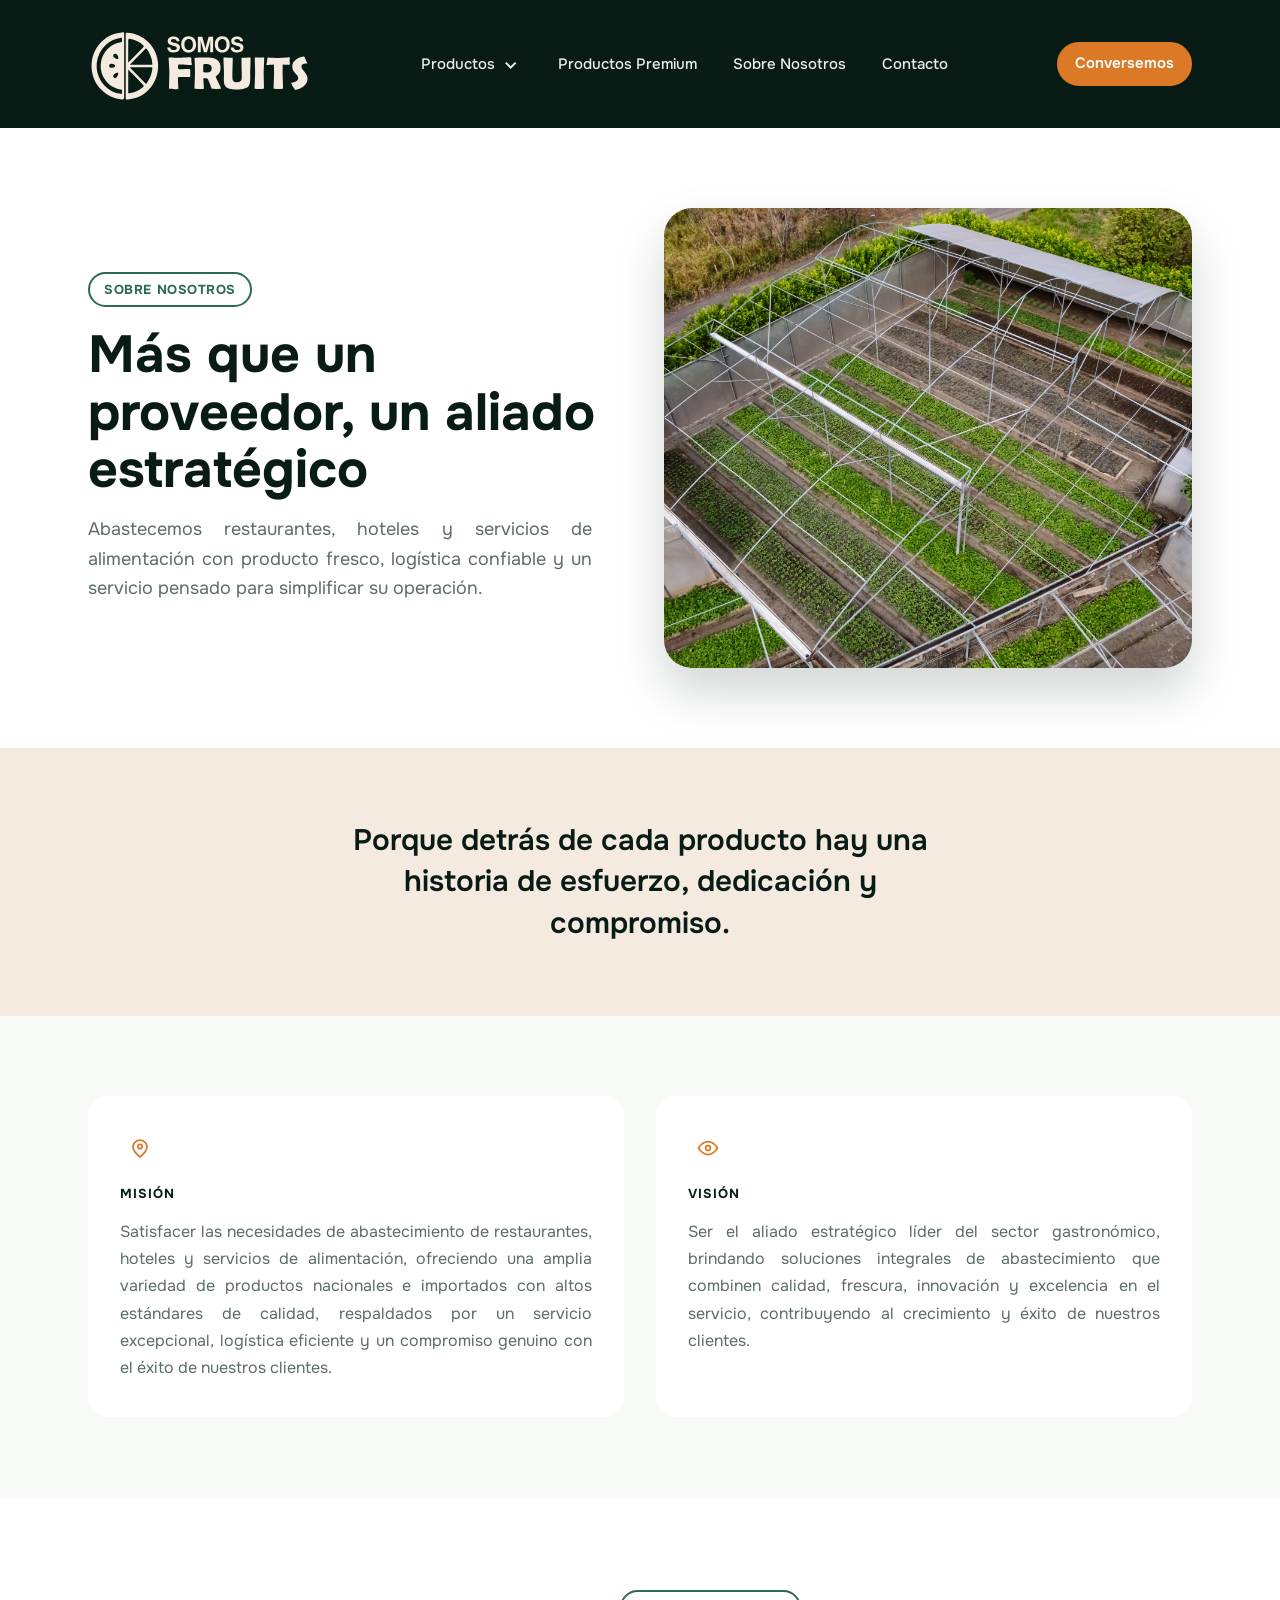
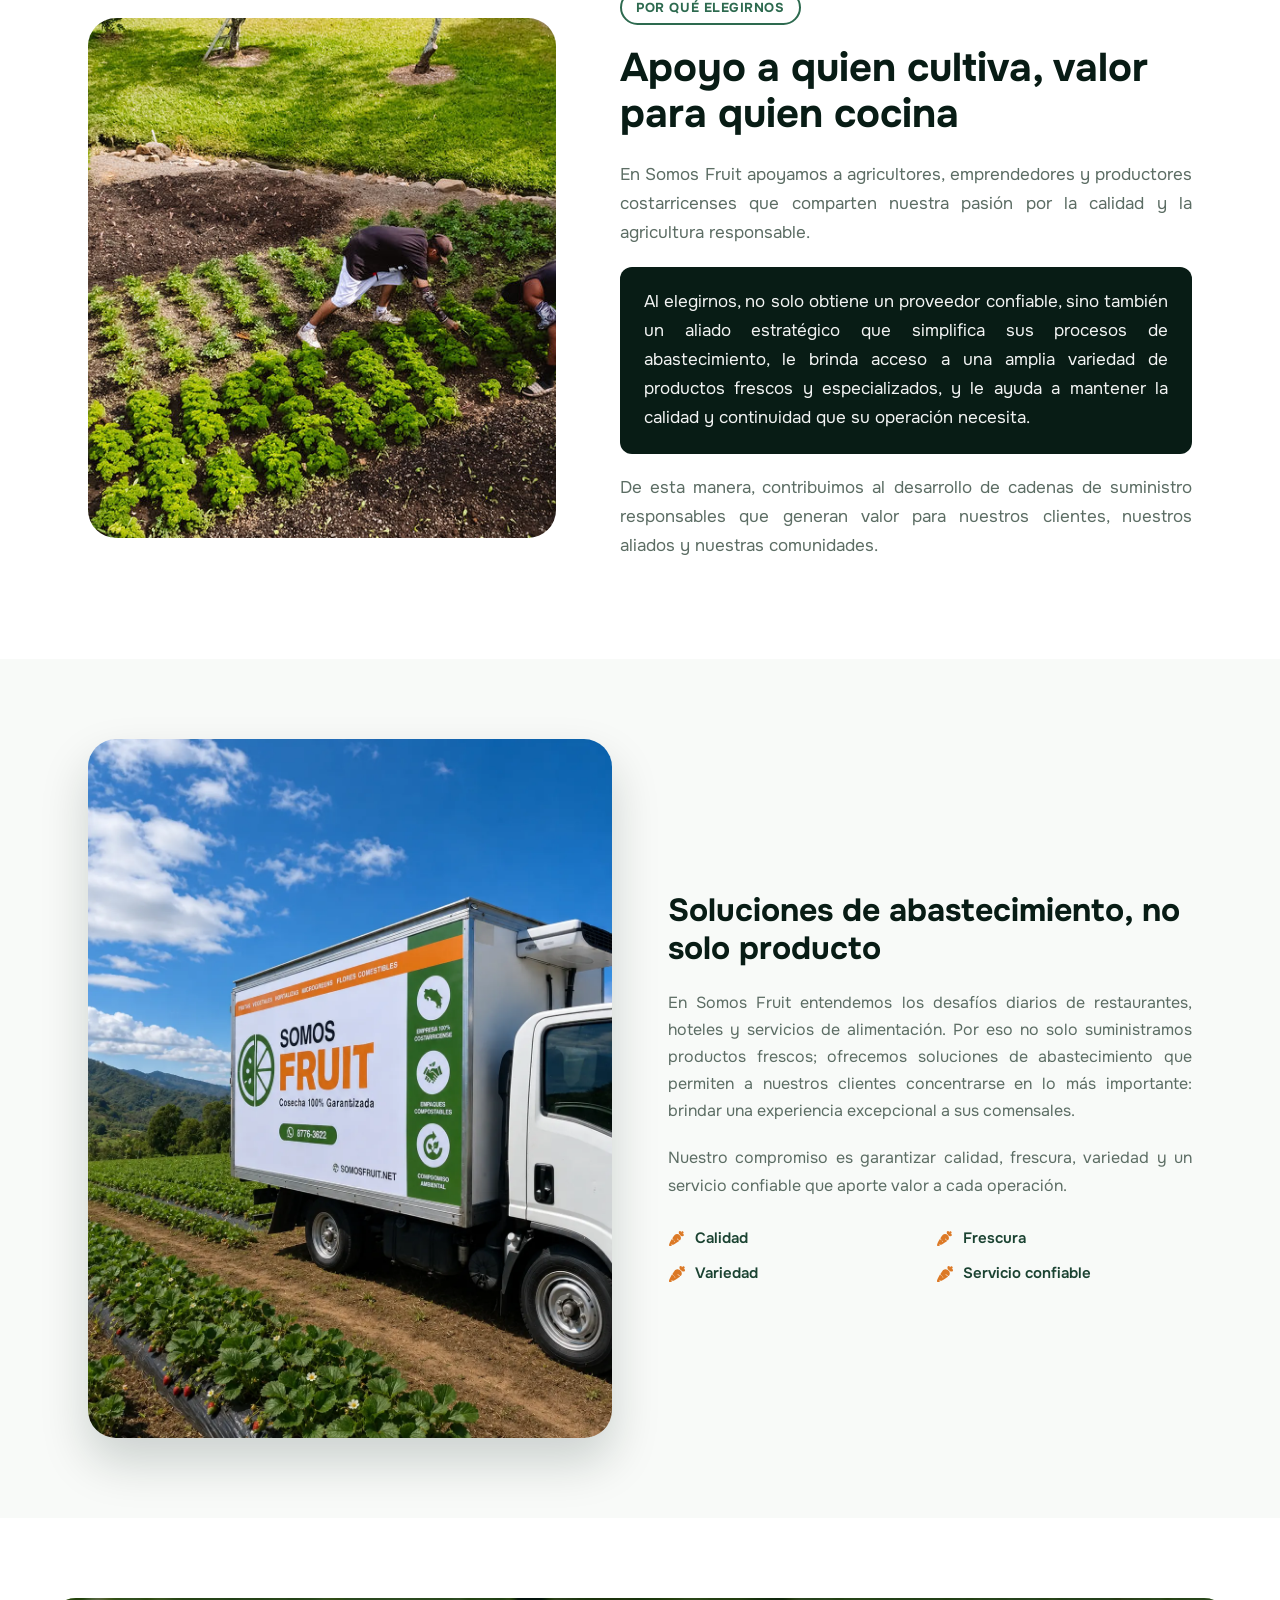
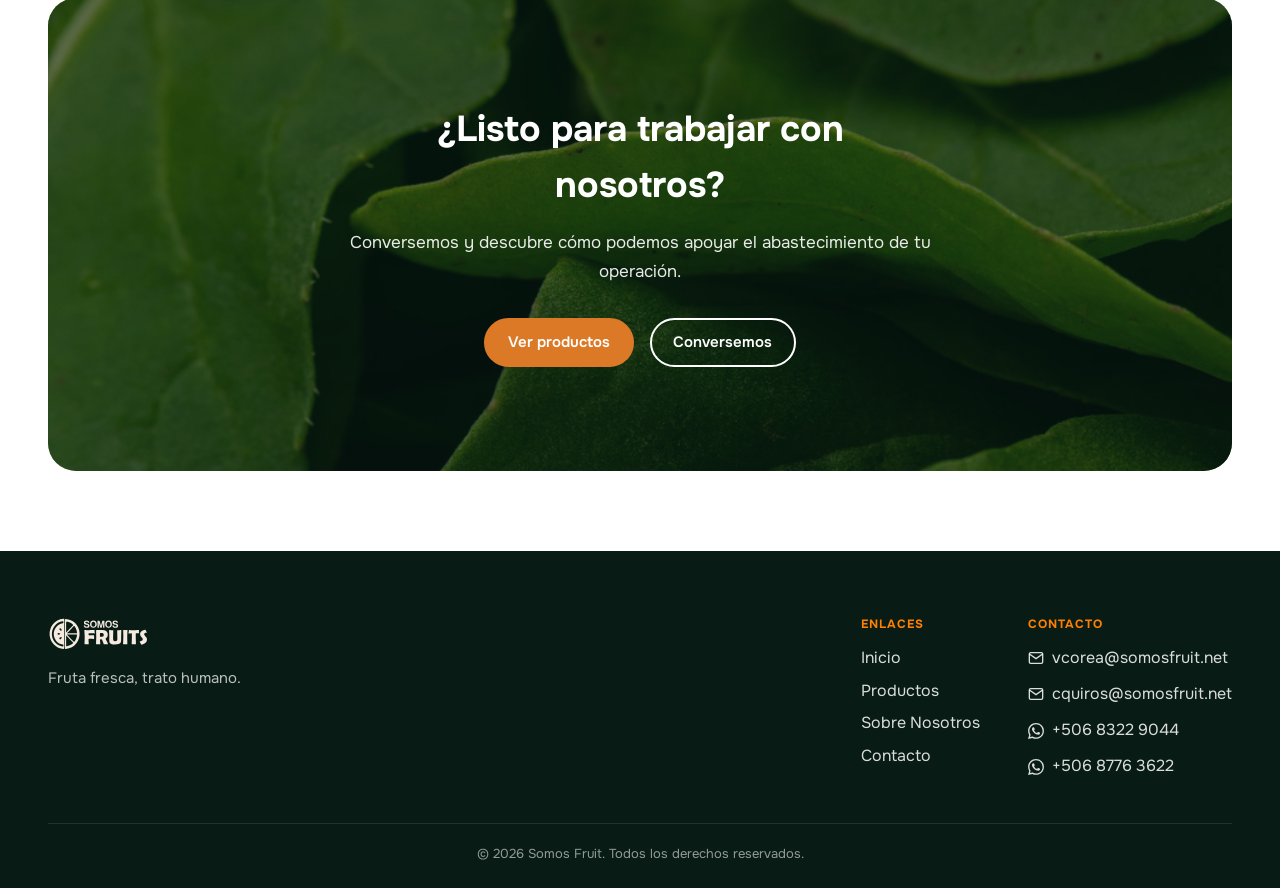
<file: sobre-nosotros.html>
<!DOCTYPE html>
<html lang="es">
  <head>
    <meta charset="UTF-8" />
    <meta name="viewport" content="width=device-width, initial-scale=1.0" />
    <link rel="icon" type="image/png" href="assets/favicon-somos.png" />
    <link rel="apple-touch-icon" href="assets/favicon-somos.png" />
    <title>Sobre Nosotros — Somos Fruit</title>
    <meta name="description" content="Somos Fruit abastece restaurantes, hoteles y servicios de alimentación con producto fresco, logística confiable y un servicio pensado para simplificar su operación." />
    <link rel="canonical" href="sobre-nosotros.html" />
    <meta name="theme-color" content="#081c15" />
    <meta property="og:type" content="website" />
    <meta property="og:locale" content="es_CR" />
    <meta property="og:site_name" content="Somos Fruit" />
    <meta property="og:title" content="Sobre Nosotros — Somos Fruit" />
    <meta property="og:description" content="Somos Fruit abastece restaurantes, hoteles y servicios de alimentación con producto fresco, logística confiable y un servicio pensado para simplificar su operación." />
    <meta property="og:image" content="assets/sobre-nosotros.jpg" />
    <meta name="twitter:card" content="summary_large_image" />
    <meta name="twitter:title" content="Sobre Nosotros — Somos Fruit" />
    <meta name="twitter:description" content="Somos Fruit abastece restaurantes, hoteles y servicios de alimentación con producto fresco, logística confiable y un servicio pensado para simplificar su operación." />
    <meta name="twitter:image" content="assets/sobre-nosotros.jpg" />
    <link rel="preload" as="image" href="assets/somos-fruit-compromiso.webp" fetchpriority="high" />
    <link rel="preconnect" href="https://fonts.googleapis.com" />
    <link rel="preconnect" href="https://fonts.gstatic.com" crossorigin />
    <link
      href="https://fonts.googleapis.com/css2?family=Onest:wght@400;500;600;700&display=swap"
      rel="stylesheet"
    />
    <link rel="stylesheet" href="styles.css" />
    <link rel="stylesheet" href="sobre-nosotros.css" />
  </head>
  <body>
    <header class="site-header site-header--minimal">
      <nav class="nav" aria-label="Principal">
        <div class="nav__inner">
          <a href="index.html" class="nav__logo">
            <img src="assets/Logo-Somos-Blanco.svg" alt="Somos Fruit" class="nav__logo-img" />
          </a>
          <a href="contacto.html" class="nav__cta btn btn--hero">Conversemos</a>
          <button
            type="button"
            class="nav__toggle"
            aria-expanded="false"
            aria-controls="nav-menu"
            aria-label="Abrir menú"
          >
            <span></span><span></span><span></span>
          </button>
          <ul class="nav__links" id="nav-menu">
            <li class="nav__dropdown">
              <button type="button" class="nav__dropdown-toggle" aria-expanded="false" aria-haspopup="true">
                Productos <span class="nav__dropdown-caret" aria-hidden="true">▾</span>
              </button>
              <ul class="nav__dropdown-menu">
                <li><a href="productos.html">Todos</a></li>
                <li><a href="flores-comestibles.html">Flores Comestibles</a></li>
                <li><a href="microgreens.html">Microgreens</a></li>
              </ul>
            </li>
            <li><a href="productos-premium.html">Productos Premium</a></li>
            <li><a href="sobre-nosotros.html" class="is-active">Sobre Nosotros</a></li>
            <li><a href="contacto.html">Contacto</a></li>
            <li class="nav__links-cta">
              <a href="contacto.html" class="btn btn--hero nav__cta-mobile">Conversemos</a>
            </li>
          </ul>
        </div>
      </nav>
    </header>

    <main class="about-page">
      <section class="about-intro">
        <div class="about-intro__container">
          <div class="about-intro__content animate-on-scroll">
            <span class="about-intro__label">Sobre nosotros</span>
            <h1 class="about-intro__title">Más que un proveedor, un aliado estratégico</h1>
            <p class="about-intro__lead">
              Abastecemos restaurantes, hoteles y servicios de alimentación con producto fresco, logística confiable y un servicio pensado para simplificar su operación.
            </p>
          </div>
          <div class="about-intro__image animate-on-scroll">
            <img
              src="assets/somos-fruit-compromiso.webp"
              alt="Selección de producto fresco"
              width="900"
              height="700"
              fetchpriority="high"
            />
          </div>
        </div>
      </section>

      <section class="about-quote" aria-label="Por qué Somos Fruit">
        <div class="about-quote__container animate-on-scroll">
          <p class="about-quote__text">
            Porque detrás de cada producto hay una historia de esfuerzo, dedicación y compromiso.
          </p>
        </div>
      </section>

      <section class="about-pillars" aria-labelledby="pillars-heading">
        <div class="about-pillars__container">
          <h2 id="pillars-heading" class="visually-hidden">Misión y visión</h2>
          <article class="pillar-card animate-on-scroll">
            <span class="pillar-card__icon" aria-hidden="true">
              <svg viewBox="0 0 24 24" fill="none" stroke="currentColor" stroke-width="1.75" stroke-linecap="round" stroke-linejoin="round">
                <path d="M12 21c-4.2-3.3-7-6.6-7-10.2C5 7.1 8.1 4 12 4s7 3.1 7 6.8c0 3.6-2.8 6.9-7 10.2Z"/>
                <circle cx="12" cy="10.5" r="2.2"/>
              </svg>
            </span>
            <span class="pillar-card__label">Misión</span>
            <p class="pillar-card__text">
              Satisfacer las necesidades de abastecimiento de restaurantes, hoteles y servicios de alimentación, ofreciendo una amplia variedad de productos nacionales e importados con altos estándares de calidad, respaldados por un servicio excepcional, logística eficiente y un compromiso genuino con el éxito de nuestros clientes.
            </p>
          </article>
          <article class="pillar-card animate-on-scroll">
            <span class="pillar-card__icon" aria-hidden="true">
              <svg viewBox="0 0 24 24" fill="none" stroke="currentColor" stroke-width="1.75" stroke-linecap="round" stroke-linejoin="round">
                <path d="M2.5 12s3.6-6.5 9.5-6.5S21.5 12 21.5 12 17.9 18.5 12 18.5 2.5 12 2.5 12Z"/>
                <circle cx="12" cy="12" r="2.4"/>
              </svg>
            </span>
            <span class="pillar-card__label">Visión</span>
            <p class="pillar-card__text">
              Ser el aliado estratégico líder del sector gastronómico, brindando soluciones integrales de abastecimiento que combinen calidad, frescura, innovación y excelencia en el servicio, contribuyendo al crecimiento y éxito de nuestros clientes.
            </p>
          </article>
        </div>
      </section>

      <section class="about-why" aria-labelledby="why-heading">
        <div class="about-why__layout">
          <figure class="about-why__media animate-on-scroll">
            <img
              src="assets/sobre-nosotros.jpg"
              alt="Somos Fruit"
              width="800"
              height="900"
              loading="lazy"
              decoding="async"
            />
          </figure>
          <div class="about-why__content">
            <p class="about-intro__label">Por qué elegirnos</p>
            <h2 id="why-heading" class="about-why__title animate-on-scroll">Apoyo a quien cultiva, valor para quien cocina</h2>
            <p class="about-why__block animate-on-scroll">
              En Somos Fruit apoyamos a agricultores, emprendedores y productores costarricenses que comparten nuestra pasión por la calidad y la agricultura responsable.
            </p>
            <blockquote class="about-why__pull animate-on-scroll">
              Al elegirnos, no solo obtiene un proveedor confiable, sino también un aliado estratégico que simplifica sus procesos de abastecimiento, le brinda acceso a una amplia variedad de productos frescos y especializados, y le ayuda a mantener la calidad y continuidad que su operación necesita.
            </blockquote>
            <p class="about-why__block animate-on-scroll">
              De esta manera, contribuimos al desarrollo de cadenas de suministro responsables que generan valor para nuestros clientes, nuestros aliados y nuestras comunidades.
            </p>
          </div>
        </div>
      </section>

      <section class="about-ally" aria-labelledby="ally-heading">
        <div class="about-ally__container">
          <div class="about-ally__image animate-on-scroll">
            <img
              src="assets/Logistica.png"
              alt="Logística de productos frescos"
              width="800"
              height="600"
              loading="lazy"
              decoding="async"
            />
          </div>
          <div class="about-ally__content">
            <h2 id="ally-heading" class="about-ally__title animate-on-scroll">
              Soluciones de abastecimiento, no solo producto
            </h2>
            <p class="about-ally__text animate-on-scroll">
              En Somos Fruit entendemos los desafíos diarios de restaurantes, hoteles y servicios de alimentación. Por eso no solo suministramos productos frescos; ofrecemos soluciones de abastecimiento que permiten a nuestros clientes concentrarse en lo más importante: brindar una experiencia excepcional a sus comensales.
            </p>
            <p class="about-ally__text animate-on-scroll">
              Nuestro compromiso es garantizar calidad, frescura, variedad y un servicio confiable que aporte valor a cada operación.
            </p>
            <ul class="about-ally__list animate-on-scroll" aria-label="Nuestros compromisos">
              <li>Calidad</li>
              <li>Frescura</li>
              <li>Variedad</li>
              <li>Servicio confiable</li>
            </ul>
          </div>
        </div>
      </section>

      <section class="about-cta">
        <div class="about-cta__container animate-on-scroll">
          <h2 class="about-cta__title">¿Listo para trabajar con nosotros?</h2>
          <p class="about-cta__text">
            Conversemos y descubre cómo podemos apoyar el abastecimiento de tu operación.
          </p>
          <div class="about-cta__actions">
            <a href="productos.html" class="btn btn--hero btn--lg">Ver productos</a>
            <a href="contacto.html" class="btn btn--outline btn--lg">Conversemos</a>
          </div>
        </div>
      </section>
    </main>

    <footer class="footer">
      <div class="footer__inner">
        <div class="footer__brand">
          <a href="index.html" class="footer__logo">
            <img src="assets/Logo-Somos-Blanco.svg" alt="Somos Fruit" class="footer__logo-img" />
          </a>
          <p class="footer__tagline">Fruta fresca, trato humano.</p>
        </div>
        <div class="footer__cols">
          <div>
            <p class="footer__heading">Enlaces</p>
            <ul class="footer__links">
              <li><a href="index.html#inicio">Inicio</a></li>
              <li><a href="productos.html">Productos</a></li>
              <li><a href="sobre-nosotros.html">Sobre Nosotros</a></li>
              <li><a href="contacto.html">Contacto</a></li>
            </ul>
          </div>
          <div>
            <p class="footer__heading">Contacto</p>
            <ul class="footer__links">
              <li>
                <a href="mailto:vcorea@somosfruit.net">
                  <svg class="footer__icon" viewBox="0 0 24 24" fill="none" stroke="currentColor" stroke-width="2" aria-hidden="true"><path d="M4 4h16c1.1 0 2 .9 2 2v12c0 1.1-.9 2-2 2H4c-1.1 0-2-.9-2-2V6c0-1.1.9-2 2-2z"/><polyline points="22,6 12,13 2,6"/></svg>
                  vcorea@somosfruit.net
                </a>
              </li>
              <li>
                <a href="mailto:cquiros@somosfruit.net">
                  <svg class="footer__icon" viewBox="0 0 24 24" fill="none" stroke="currentColor" stroke-width="2" aria-hidden="true"><path d="M4 4h16c1.1 0 2 .9 2 2v12c0 1.1-.9 2-2 2H4c-1.1 0-2-.9-2-2V6c0-1.1.9-2 2-2z"/><polyline points="22,6 12,13 2,6"/></svg>
                  cquiros@somosfruit.net
                </a>
              </li>
              <li>
                <a href="https://wa.me/50683229044" target="_blank" rel="noopener">
                  <svg class="footer__icon" viewBox="0 0 24 24" fill="currentColor" aria-hidden="true"><path d="M17.472 14.382c-.297-.149-1.758-.867-2.03-.967-.273-.099-.471-.148-.67.15-.197.297-.767.966-.94 1.164-.173.199-.347.223-.644.075-.297-.15-1.255-.463-2.39-1.475-.883-.788-1.48-1.761-1.653-2.059-.173-.297-.018-.458.13-.606.134-.133.298-.347.446-.52.149-.174.198-.298.298-.497.099-.198.05-.371-.025-.52-.075-.149-.669-1.612-.916-2.207-.242-.579-.487-.5-.669-.51-.173-.008-.371-.01-.57-.01-.198 0-.52.074-.792.372-.272.297-1.04 1.016-1.04 2.479 0 1.462 1.065 2.875 1.213 3.074.149.198 2.096 3.2 5.077 4.487.709.306 1.262.489 1.694.625.712.227 1.36.195 1.871.118.571-.085 1.758-.719 2.006-1.413.248-.694.248-1.289.173-1.413-.074-.124-.272-.198-.57-.347m-5.421 7.403h-.004a9.87 9.87 0 01-5.031-1.378l-.361-.214-3.741.982.998-3.648-.235-.374a9.86 9.86 0 01-1.51-5.26c.001-5.45 4.436-9.884 9.888-9.884 2.64 0 5.122 1.03 6.988 2.898a9.825 9.825 0 012.893 6.994c-.003 5.45-4.437 9.884-9.885 9.884m8.413-18.297A11.815 11.815 0 0012.05 0C5.495 0 .16 5.335.157 11.892c0 2.096.547 4.142 1.588 5.945L.057 24l6.305-1.654a11.882 11.882 0 005.683 1.448h.005c6.554 0 11.89-5.335 11.893-11.893a11.821 11.821 0 00-3.48-8.413z"/></svg>
                  +506 8322 9044
                </a>
              </li>
              <li>
                <a href="https://wa.me/50687763622" target="_blank" rel="noopener">
                  <svg class="footer__icon" viewBox="0 0 24 24" fill="currentColor" aria-hidden="true"><path d="M17.472 14.382c-.297-.149-1.758-.867-2.03-.967-.273-.099-.471-.148-.67.15-.197.297-.767.966-.94 1.164-.173.199-.347.223-.644.075-.297-.15-1.255-.463-2.39-1.475-.883-.788-1.48-1.761-1.653-2.059-.173-.297-.018-.458.13-.606.134-.133.298-.347.446-.52.149-.174.198-.298.298-.497.099-.198.05-.371-.025-.52-.075-.149-.669-1.612-.916-2.207-.242-.579-.487-.5-.669-.51-.173-.008-.371-.01-.57-.01-.198 0-.52.074-.792.372-.272.297-1.04 1.016-1.04 2.479 0 1.462 1.065 2.875 1.213 3.074.149.198 2.096 3.2 5.077 4.487.709.306 1.262.489 1.694.625.712.227 1.36.195 1.871.118.571-.085 1.758-.719 2.006-1.413.248-.694.248-1.289.173-1.413-.074-.124-.272-.198-.57-.347m-5.421 7.403h-.004a9.87 9.87 0 01-5.031-1.378l-.361-.214-3.741.982.998-3.648-.235-.374a9.86 9.86 0 01-1.51-5.26c.001-5.45 4.436-9.884 9.888-9.884 2.64 0 5.122 1.03 6.988 2.898a9.825 9.825 0 012.893 6.994c-.003 5.45-4.437 9.884-9.885 9.884m8.413-18.297A11.815 11.815 0 0012.05 0C5.495 0 .16 5.335.157 11.892c0 2.096.547 4.142 1.588 5.945L.057 24l6.305-1.654a11.882 11.882 0 005.683 1.448h.005c6.554 0 11.89-5.335 11.893-11.893a11.821 11.821 0 00-3.48-8.413z"/></svg>
                  +506 8776 3622
                </a>
              </li>
            </ul>
          </div>
        </div>
      </div>
      <p class="footer__legal">© <span id="year"></span> Somos Fruit. Todos los derechos reservados.</p>
    </footer>

    <script src="script.js" defer></script>
  </body>
</html>
</file>
<file: styles.css>
:root {
  --green-dark: #1b4332;
  --green-mid: #2d6a4f;
  --green-deep: #081c15;
  --orange: #FF7F00;
  --orange-soft: #FFB366;
  --white: #ffffff;
  --gray-100: #f8faf8;
  --gray-600: #5c6d64;
  --radius-sm: 12px;
  --radius-md: 20px;
  --radius-lg: 28px;
  --font: "Onest", system-ui, sans-serif;
  --shadow-card: 0 24px 48px rgba(8, 28, 21, 0.18);
  --container-width: 1200px;
  --padding-x: clamp(1.25rem, 5vw, 3rem);
  --padding-y: clamp(3rem, 8vw, 5rem);
  --gap-section: clamp(2rem, 4vw, 2.5rem);
}

*,
*::before,
*::after {
  box-sizing: border-box;
}

html {
  scroll-behavior: smooth;
}

body {
  margin: 0;
  font-family: var(--font);
  font-size: 1rem;
  line-height: 1.55;
  color: var(--gray-600);
  background: var(--white);
  overflow-x: hidden;
}

/* ——— Scroll Animations ——— */
.animate-on-scroll {
  opacity: 0;
  transform: translateY(30px);
  transition: opacity 0.6s ease-out, transform 0.6s ease-out;
}

.animate-on-scroll.is-visible {
  opacity: 1;
  transform: translateY(0);
}

/* Stagger animations for child elements */
.animate-on-scroll:nth-child(1) { transition-delay: 0s; }
.animate-on-scroll:nth-child(2) { transition-delay: 0.1s; }
.animate-on-scroll:nth-child(3) { transition-delay: 0.2s; }
.animate-on-scroll:nth-child(4) { transition-delay: 0.3s; }
.animate-on-scroll:nth-child(5) { transition-delay: 0.4s; }
.animate-on-scroll:nth-child(6) { transition-delay: 0.5s; }

img {
  max-width: 100%;
  height: auto;
  display: block;
}

a {
  color: inherit;
  text-decoration: none;
}

ul {
  margin: 0;
  padding: 0;
  list-style: none;
}

.visually-hidden {
  position: absolute;
  width: 1px;
  height: 1px;
  padding: 0;
  margin: -1px;
  overflow: hidden;
  clip: rect(0, 0, 0, 0);
  white-space: nowrap;
  border: 0;
}

/* ——— Header + Nav ——— */
.site-header {
  position: relative;
  min-height: 100vh;
  display: flex;
  flex-direction: column;
  background: var(--green-deep);
}

.nav {
  position: absolute;
  top: 0;
  left: 0;
  right: 0;
  z-index: 20;
  padding: 1.5rem 0;
}

@media (max-width: 900px) {
  .nav {
    padding: 1.25rem 0;
  }
}

.nav__inner {
  max-width: var(--container-width);
  margin: 0 auto;
  padding: 0 var(--padding-x);
  display: flex;
  align-items: center;
  justify-content: space-between;
  gap: 1rem;
}

.nav__logo {
  display: inline-flex;
  align-items: center;
  gap: 0.5rem;
  font-weight: 700;
  font-size: 1.125rem;
  color: var(--white);
  z-index: 2;
  order: 1;
}

.nav__logo-img {
  height: 80px;
  width: auto;
}

@media (max-width: 900px) {
  .nav__logo-img {
    height: 60px;
  }
}

@media (max-width: 640px) {
  .nav__logo-img {
    height: 50px;
  }
}

.nav__links {
  display: flex;
  align-items: center;
  gap: clamp(1.25rem, 3vw, 2.25rem);
  order: 2;
}

.nav__links a {
  color: rgba(255, 255, 255, 0.92);
  font-weight: 500;
  font-size: 0.9375rem;
  transition: color 0.2s;
}

.nav__links a:hover {
  color: rgba(255, 255, 255, 0.62);
}

.nav__links a.is-active {
  color: rgba(255, 255, 255, 0.92);
}

.nav__dropdown {
  position: relative;
}

@media (min-width: 901px) {
  .nav__dropdown {
    padding: 1.15rem 0;
    margin: -1.15rem 0;
  }
}

.nav__dropdown-toggle {
  display: inline-flex;
  align-items: center;
  gap: 0.2rem;
  background: none;
  border: 0;
  padding: 0.4rem 0.15rem 0.4rem 0;
  color: rgba(255, 255, 255, 0.92);
  font-family: inherit;
  font-weight: 500;
  font-size: 0.9375rem;
  cursor: pointer;
  transition: color 0.2s;
}

.nav__dropdown-toggle:hover,
.nav__dropdown.is-open > .nav__dropdown-toggle {
  color: rgba(255, 255, 255, 0.62);
}

.nav__dropdown-caret {
  display: inline-flex;
  align-items: center;
  justify-content: center;
  width: 1.5rem;
  height: 1.5rem;
  margin-right: -0.15rem;
  font-size: 0;
  line-height: 0;
  transition: transform 0.25s ease;
}

.nav__dropdown-caret::after {
  content: "";
  width: 0.5rem;
  height: 0.5rem;
  border-right: 2px solid currentColor;
  border-bottom: 2px solid currentColor;
  transform: rotate(45deg) translateY(-1px);
}

.nav__dropdown:hover .nav__dropdown-caret,
.nav__dropdown.is-open .nav__dropdown-caret {
  transform: rotate(180deg);
}

.nav__dropdown-menu {
  position: absolute;
  top: 100%;
  left: 50%;
  min-width: 220px;
  padding: 0.5rem 0;
  margin: 0;
  list-style: none;
  background: var(--green-deep);
  border: 1px solid rgba(255, 255, 255, 0.12);
  border-radius: 12px;
  box-shadow: 0 12px 32px rgba(0, 0, 0, 0.28);
  z-index: 20;
  opacity: 0;
  visibility: hidden;
  pointer-events: none;
  transform: translateX(-50%) translateY(8px);
  transition: opacity 0.22s ease, transform 0.22s ease, visibility 0.22s ease;
}

.nav__dropdown-menu::before {
  content: "";
  position: absolute;
  left: 0;
  right: 0;
  bottom: 100%;
  height: 1.25rem;
}

.nav__dropdown:hover .nav__dropdown-menu,
.nav__dropdown:focus-within .nav__dropdown-menu,
.nav__dropdown.is-open .nav__dropdown-menu {
  opacity: 1;
  visibility: visible;
  pointer-events: auto;
}

@media (min-width: 901px) {
  .nav__dropdown:hover .nav__dropdown-menu,
  .nav__dropdown:focus-within .nav__dropdown-menu,
  .nav__dropdown.is-open .nav__dropdown-menu {
    transform: translateX(-50%) translateY(0);
  }
}

.nav__dropdown-menu a {
  display: block;
  padding: 0.65rem 1rem;
  white-space: nowrap;
  font-size: 0.875rem;
}

.nav__cta {
  flex-shrink: 0;
  order: 10;
}

.nav .btn--hero,
.nav__cta-mobile.btn--hero {
  background: #dc7926;
  color: var(--white);
  border-color: #dc7926;
}

.nav .btn--hero:hover,
.nav__cta-mobile.btn--hero:hover {
  background: #c66c21;
  border-color: #c66c21;
  color: var(--white);
}

@media (max-width: 900px) {
  .nav__cta {
    order: 2;
    font-size: 0.8125rem;
    padding: 0.4rem 0.75rem;
  }
}

.nav__toggle {
  display: none;
  flex-direction: column;
  gap: 6px;
  padding: 10px;
  background: transparent;
  border: 0;
  cursor: pointer;
  z-index: 2;
  order: 11;
}

@media (max-width: 900px) {
  .nav__toggle {
    order: 3;
  }
}

.nav__toggle span {
  display: block;
  width: 24px;
  height: 2px;
  background: var(--white);
  border-radius: 2px;
  transition: transform 0.2s, opacity 0.2s;
}

.nav.is-open .nav__toggle span:nth-child(1) {
  transform: translateY(8px) rotate(45deg);
}

.nav.is-open .nav__toggle span:nth-child(2) {
  opacity: 0;
}

.nav.is-open .nav__toggle span:nth-child(3) {
  transform: translateY(-8px) rotate(-45deg);
}

.nav__links-cta {
  display: none;
}

@media (max-width: 900px) {
  .nav__toggle {
    display: flex;
  }

  .nav.is-open .nav__cta {
    visibility: hidden;
  }

  .nav__links {
    position: fixed;
    inset: 0;
    z-index: 1;
    flex-direction: column;
    justify-content: center;
    align-items: center;
    gap: 1.35rem;
    padding: 6.5rem var(--padding-x) 2rem;
    background: var(--green-deep);
    font-size: 1.25rem;
    opacity: 0;
    pointer-events: none;
    overflow-y: auto;
    transition: opacity 0.25s;
  }

  .nav.is-open .nav__links {
    opacity: 1;
    pointer-events: auto;
  }

  .nav__links > li {
    width: 100%;
    text-align: center;
  }

  .nav__links > li > a,
  .nav__dropdown-toggle {
    display: inline-flex;
    justify-content: center;
    font-size: 1.25rem;
    line-height: 1.3;
  }

  .nav__links-cta {
    display: block;
    width: 100%;
    margin-top: 0.75rem;
    text-align: center;
  }

  .nav__cta-mobile {
    width: 100%;
    max-width: 280px;
    justify-content: center;
  }

  .nav__dropdown {
    width: 100%;
    text-align: center;
  }

  .nav__dropdown-menu {
    position: static;
    left: auto;
    min-width: 0;
    width: 100%;
    margin: 0.65rem 0 0;
    background: transparent;
    border: 0;
    box-shadow: none;
    padding: 0;
    transform: none;
    max-height: 0;
    overflow: hidden;
    opacity: 0;
    visibility: hidden;
    pointer-events: none;
    transition: max-height 0.28s ease, opacity 0.22s ease, visibility 0.22s ease;
  }

  .nav__dropdown-menu::before {
    display: none;
  }

  .nav__dropdown.is-open .nav__dropdown-menu {
    max-height: 240px;
    opacity: 1;
    visibility: visible;
    pointer-events: auto;
    transform: none;
  }

  .nav__dropdown-menu a {
    display: block;
    width: 100%;
    padding: 0.45rem 0;
    font-size: 1rem;
    white-space: normal;
    text-align: center;
  }
}

/* ——— Buttons ——— */
.btn {
  display: inline-flex;
  align-items: center;
  justify-content: center;
  gap: 0.5rem;
  padding: 0.5rem 1rem;
  border-radius: 999px;
  font-family: inherit;
  font-weight: 600;
  font-size: 0.9375rem;
  border: 2px solid transparent;
  cursor: pointer;
  transition: background 0.2s, color 0.2s, border-color 0.2s, transform 0.15s;
}

@media (max-width: 768px) {
  .btn {
    padding: 0.45rem 0.875rem;
    font-size: 0.875rem;
  }
}

.btn:active {
  transform: scale(0.98);
}

.btn--primary {
  background: var(--green-mid);
  color: var(--white);
  border-color: var(--green-mid);
}

.btn--primary:hover {
  background: #247a5a;
  border-color: #247a5a;
}

.btn--hero {
  background: #dc7926;
  color: var(--white);
  border-color: #dc7926;
}

.btn--hero:hover {
  background: #c66c21;
  border-color: #c66c21;
  color: var(--white);
}

.btn__arrow {
  display: none;
}

.btn--outline {
  background: transparent;
  color: var(--orange);
  border-color: var(--orange);
}

.btn--outline:hover {
  background: rgba(255, 214, 10, 0.12);
}

.btn--lg {
  padding: 0.7rem 1.35rem;
}

@media (max-width: 768px) {
  .btn--lg {
    padding: 0.55rem 1.1rem;
  }
}

/* ——— Hero ——— */
.hero {
  position: relative;
  flex: 1;
  display: flex;
  align-items: center;
  padding: clamp(7.5rem, 16vw, 11rem) 0 clamp(2.5rem, 7vw, 4.5rem);
  background-image: url("assets/6924.jpg");
  background-size: cover;
  background-position: center;
}

.hero__wrapper {
  max-width: var(--container-width);
  margin: 0 auto;
  padding: 0 var(--padding-x);
  width: 100%;
  position: relative;
  z-index: 1;
  display: grid;
  grid-template-columns: minmax(0, 1.15fr) minmax(260px, 0.72fr);
  gap: clamp(1.5rem, 5vw, 4rem);
  align-items: end;
}

.hero__overlay {
  position: absolute;
  inset: 0;
  background: linear-gradient(
    90deg,
    rgba(8, 28, 21, 0.78) 0%,
    rgba(8, 28, 21, 0.42) 48%,
    rgba(8, 28, 21, 0.28) 100%
  );
}

.hero__copy {
  max-width: 38rem;
}

.hero__badge {
  display: inline-block;
  margin: 0 0 1.15rem;
  padding: 0.45rem 1.05rem;
  border-radius: 999px;
  background: rgba(255, 255, 255, 0.16);
  backdrop-filter: blur(10px);
  -webkit-backdrop-filter: blur(10px);
  color: var(--white);
  font-size: 0.75rem;
  font-weight: 600;
  text-transform: uppercase;
  letter-spacing: 0.08em;
  border: 1px solid rgba(255, 255, 255, 0.22);
}

.hero__title {
  margin: 0 0 1rem;
  font-size: clamp(2.35rem, 5.4vw, 4.15rem);
  font-weight: 700;
  line-height: 1.05;
  color: var(--white);
  letter-spacing: -0.03em;
}

.hero__subtitle {
  margin: 0 0 1.75rem;
  font-size: 1.0625rem;
  line-height: 1.65;
  color: rgba(255, 255, 255, 0.88);
  max-width: 34rem;
}

.hero__subtitle,
.hero__panel-text,
.ally__lead,
.about-preview__lead,
.specialty-preview__text,
.premium-split__text,
.contact__text,
.ed-intro__lead,
.ed-intro__text,
.ed-story__text,
.ed-product__text,
.about-intro__lead,
.pillar-card__text,
.about-why__block,
.about-why__pull,
.about-ally__text,
.specialty-page__lead,
.specialty-detail__text,
.contact-page__text {
  text-align: justify;
  hyphens: none;
  -webkit-hyphens: none;
  overflow-wrap: normal;
  word-break: normal;
}

.hero__actions {
  display: flex;
  flex-wrap: wrap;
  gap: 0.85rem;
}

.hero .btn--hero {
  background: #dc7926;
  color: var(--white);
  border-color: #dc7926;
}

.hero .btn--hero:hover {
  background: #c66c21;
  border-color: #c66c21;
  color: var(--white);
}

.hero .btn--outline {
  color: var(--white);
  border-color: rgba(255, 255, 255, 0.7);
}

.hero .btn--outline:hover {
  background: rgba(255, 255, 255, 0.12);
  color: var(--white);
  border-color: var(--white);
}

.hero__panel {
  max-width: 360px;
  justify-self: end;
}

.hero__panel-float {
  padding: 1.5rem 1.4rem 1.35rem;
  border-radius: 28px;
  background: rgba(8, 28, 21, 0.42);
  backdrop-filter: blur(18px);
  -webkit-backdrop-filter: blur(18px);
  border: 1px solid rgba(255, 255, 255, 0.18);
  color: var(--white);
  animation: hero-float 4.8s ease-in-out infinite;
  will-change: transform;
}

@keyframes hero-float {
  0%,
  100% {
    transform: translateY(0);
  }
  50% {
    transform: translateY(-12px);
  }
}

@media (prefers-reduced-motion: reduce) {
  .hero__panel-float {
    animation: none;
  }
}

.hero__panel-label {
  margin: 0 0 0.75rem;
  font-size: 0.8125rem;
  font-weight: 600;
  letter-spacing: 0.08em;
  text-transform: uppercase;
  color: #dc7926;
}

.hero__panel-text {
  margin: 0 0 1.15rem;
  font-size: 0.9375rem;
  line-height: 1.6;
  color: rgba(255, 255, 255, 0.9);
}

.hero__panel-link {
  color: var(--white);
  font-size: 0.875rem;
  font-weight: 600;
}

.hero__panel-link:hover {
  color: var(--orange-soft);
}

@media (max-width: 900px) {
  .hero {
    align-items: flex-end;
    padding-top: clamp(6.5rem, 18vw, 8.5rem);
  }

  .hero__wrapper {
    grid-template-columns: 1fr;
    align-items: start;
    gap: 1.75rem;
  }

  .hero__overlay {
    background: linear-gradient(
      180deg,
      rgba(8, 28, 21, 0.72) 0%,
      rgba(8, 28, 21, 0.38) 42%,
      rgba(8, 28, 21, 0.78) 100%
    );
  }

  .hero__panel {
    justify-self: start;
    max-width: none;
    width: 100%;
  }
}

@media (max-width: 640px) {
  .hero__actions {
    flex-direction: column;
    align-items: stretch;
  }

  .hero__actions .btn {
    width: 100%;
    justify-content: center;
  }

  .hero__panel-float {
    padding: 1.25rem 1.15rem;
    border-radius: 22px;
  }
}

/* ——— Values bar ——— */
.values {
  background: #f4eadf;
  color: var(--green-deep);
  overflow: hidden;
}

.values__marquee {
  overflow: hidden;
  padding: 0.7rem 0;
}

.values__track {
  display: flex;
  width: max-content;
  align-items: center;
  gap: 2.5rem;
  animation: values-marquee 22s linear infinite;
}

.values__track span {
  font-size: 0.8125rem;
  font-weight: 700;
  letter-spacing: 0.14em;
  text-transform: uppercase;
  white-space: nowrap;
  color: var(--green-deep);
}

.values__track span::after {
  content: "";
  display: inline-block;
  width: 1.05rem;
  height: 1.05rem;
  margin-left: 2.5rem;
  vertical-align: -0.18em;
  background-color: #dc7926;
  -webkit-mask: url("assets/orange.svg") center / contain no-repeat;
  mask: url("assets/orange.svg") center / contain no-repeat;
}

@keyframes values-marquee {
  from {
    transform: translateX(0);
  }
  to {
    transform: translateX(-50%);
  }
}

@media (prefers-reduced-motion: reduce) {
  .values__track {
    animation: none;
  }
}

/* ——— Sections ——— */
.section {
  padding: var(--padding-y) var(--padding-x);
}

.section__container {
  max-width: var(--container-width);
  margin: 0 auto;
  width: 100%;
}

.section__head {
  margin: 0 0 var(--gap-section);
}

.section__label {
  display: inline-block;
  margin: 0 0 0.75rem;
  padding: 0.35rem 0.9rem;
  border-radius: 999px;
  border: 2px solid var(--green-mid);
  color: var(--green-mid);
  font-size: 0.8125rem;
  font-weight: 700;
  text-transform: uppercase;
  letter-spacing: 0.04em;
}

.section__title {
  margin: 0;
  font-size: clamp(1.75rem, 3.5vw, 2.5rem);
  font-weight: 700;
  color: var(--green-deep);
  letter-spacing: -0.02em;
  max-width: 32ch;
}

.section__title--dark {
  color: var(--green-deep);
}

.section__subtitle {
  margin: 0.75rem 0 0;
  max-width: 52ch;
  font-size: 1.0625rem;
  line-height: 1.6;
  color: var(--gray-600);
}

.section__head .section__subtitle {
  margin-left: 0;
  margin-right: 0;
}

/* ——— Ally section ——— */
.ally {
  background: var(--gray-100);
}

.ally__grid {
  display: grid;
  grid-template-columns: minmax(0, 1fr) minmax(0, 1.05fr);
  gap: clamp(2rem, 5vw, 4.5rem);
  align-items: center;
}

.ally__media {
  border-radius: 36px;
  overflow: hidden;
}

.ally__media img {
  width: 100%;
  height: 100%;
  min-height: 420px;
  object-fit: cover;
  aspect-ratio: 1 / 1;
}

.ally__label {
  margin: 0 0 0.75rem;
  color: #dc7926;
  font-size: 0.8125rem;
  font-weight: 700;
  letter-spacing: 0.08em;
  text-transform: uppercase;
}

.ally__title {
  margin: 0 0 1.25rem;
  font-size: clamp(2rem, 4vw, 3rem);
  font-weight: 700;
  line-height: 1.1;
  color: var(--green-deep);
  letter-spacing: -0.03em;
}

.ally__tabs {
  display: flex;
  flex-wrap: wrap;
  gap: 0.6rem;
  margin: 0 0 1.5rem;
}

.ally__tab {
  padding: 0.55rem 1.1rem;
  border-radius: 999px;
  border: 0;
  background: var(--green-deep);
  color: var(--white);
  font-family: inherit;
  font-size: 0.875rem;
  font-weight: 600;
  cursor: pointer;
}

.ally__tab.is-active {
  background: #dc7926;
  color: var(--white);
}

.ally__panel {
  padding-top: 1.25rem;
  border-top: 1px solid rgba(8, 28, 21, 0.12);
  margin-bottom: 1.75rem;
}

.ally__panel[hidden] {
  display: none;
}

.ally__lead {
  margin: 0 0 1rem;
  color: var(--gray-600);
  line-height: 1.65;
}

.ally__detail {
  display: grid;
  grid-template-columns: auto minmax(0, 1fr);
  gap: 1.25rem;
  align-items: stretch;
}

.ally__thumb {
  width: auto;
  height: 100%;
  max-height: 132px;
  aspect-ratio: 1;
  object-fit: cover;
  border-radius: 22px;
}

.ally__list {
  margin: 0;
  padding: 0;
  list-style: none;
  display: grid;
  align-content: space-between;
  gap: 0.45rem;
}

.ally__list li {
  display: flex;
  align-items: center;
  gap: 0.65rem;
  color: var(--green-deep);
  font-weight: 600;
  font-size: 0.9375rem;
}

.ally__list li::before {
  content: "";
  width: 1.1rem;
  height: 1.1rem;
  flex-shrink: 0;
  background-color: #dc7926;
  -webkit-mask: url("assets/carrot.svg") center / contain no-repeat;
  mask: url("assets/carrot.svg") center / contain no-repeat;
}

@media (max-width: 900px) {
  .ally__grid {
    grid-template-columns: 1fr;
  }

  .ally__media img {
    min-height: 280px;
    aspect-ratio: 4 / 3;
  }
}

@media (max-width: 640px) {
  .ally__detail {
    grid-template-columns: 1fr;
  }

  .ally__thumb {
    width: 100%;
    max-height: 180px;
    height: 180px;
    aspect-ratio: auto;
  }
}

/* ——— Product cards (kept for other pages) ——— */
.products {
  background: var(--gray-100);
}

.cards {
  display: grid;
  grid-template-columns: repeat(3, 1fr);
  gap: clamp(1.25rem, 3vw, 1.75rem);
}

@media (max-width: 900px) {
  .cards {
    grid-template-columns: 1fr;
  }
}

.card {
  border-radius: var(--radius-lg);
  overflow: hidden;
  background: var(--green-dark);
  border: 2px solid var(--green-mid);
  box-shadow: var(--shadow-card);
  display: flex;
  flex-direction: column;
}

.card__media {
  aspect-ratio: 4 / 3;
  overflow: hidden;
}

.card__media img {
  width: 100%;
  height: 100%;
  object-fit: cover;
  transition: transform 0.45s ease;
}

.card:hover .card__media img {
  transform: scale(1.05);
}

.card__body {
  padding: 1.5rem 1.5rem 1.75rem;
  flex: 1;
  display: flex;
  flex-direction: column;
}

.card__tag {
  margin: 0 0 0.5rem;
  font-size: 0.75rem;
  font-weight: 700;
  text-transform: uppercase;
  letter-spacing: 0.06em;
  color: var(--orange-soft);
}

.card__title {
  margin: 0 0 0.5rem;
  font-size: 1.25rem;
  font-weight: 700;
  color: var(--white);
}

.card__desc {
  margin: 0;
  font-size: 0.875rem;
  color: rgba(255, 255, 255, 0.82);
  line-height: 1.5;
}

/* ——— About preview ——— */
.about-preview__grid {
  display: grid;
  grid-template-columns: minmax(0, 1fr) minmax(0, 1.1fr);
  gap: clamp(2rem, 5vw, 4rem);
  align-items: center;
}

@media (max-width: 768px) {
  .about-preview__grid {
    grid-template-columns: 1fr;
  }
}

.about-preview__media {
  border-radius: var(--radius-lg);
  overflow: hidden;
  box-shadow: var(--shadow-card);
  max-height: 520px;
}

.about-preview__media img {
  width: 100%;
  height: 100%;
  object-fit: cover;
  min-height: 280px;
}

.about-preview__lead {
  font-size: 1.0625rem;
  margin: 0 0 1.25rem;
  color: var(--gray-600);
}

.about-preview__list {
  margin: 0 0 1.75rem;
  padding: 0;
  list-style: none;
}

.about-preview__list li {
  display: flex;
  align-items: center;
  gap: 0.65rem;
  margin-bottom: 0.65rem;
  font-weight: 500;
  color: var(--green-dark);
}

.about-preview__list li::before {
  content: "";
  width: 1.1rem;
  height: 1.1rem;
  flex-shrink: 0;
  background-color: #dc7926;
  -webkit-mask: url("assets/carrot.svg") center / contain no-repeat;
  mask: url("assets/carrot.svg") center / contain no-repeat;
}

/* ——— Specialty preview (home) ——— */
.specialty-preview {
  background: var(--white);
}

.specialty-preview--alt {
  background: var(--gray-100);
}

.specialty-preview__grid {
  display: grid;
  grid-template-columns: minmax(0, 1fr) minmax(0, 1.1fr);
  gap: clamp(2rem, 5vw, 4rem);
  align-items: center;
}

.specialty-preview__grid--reverse .specialty-preview__media {
  order: 2;
}

.specialty-preview__grid--reverse .specialty-preview__content {
  order: 1;
}

@media (max-width: 768px) {
  .specialty-preview__grid,
  .specialty-preview__grid--reverse {
    grid-template-columns: 1fr;
  }

  .specialty-preview__grid--reverse .specialty-preview__media,
  .specialty-preview__grid--reverse .specialty-preview__content {
    order: unset;
  }
}

.specialty-preview__media {
  border-radius: var(--radius-lg);
  overflow: hidden;
  border: 3px solid var(--green-mid);
  box-shadow: var(--shadow-card);
}

.specialty-preview__media img {
  width: 100%;
  height: 100%;
  object-fit: cover;
  min-height: 280px;
  display: block;
}

.specialty-preview__text {
  margin: 0 0 1.75rem;
  font-size: 1.0625rem;
  line-height: 1.65;
  color: var(--gray-600);
}

/* ——— Premium split (home) ——— */
.premium-split {
  background: var(--gray-100);
}

.premium-split__inner {
  display: grid;
  grid-template-columns: minmax(0, 0.95fr) minmax(0, 1.15fr);
  gap: clamp(2rem, 5vw, 4.5rem);
  align-items: center;
}

.premium-split__copy .section__title {
  margin-bottom: 1.25rem;
}

.premium-split__text {
  margin: 0 0 2rem;
  font-size: 1.0625rem;
  line-height: 1.7;
  color: var(--gray-600);
  max-width: 36rem;
}

.premium-split__grid {
  display: grid;
  grid-template-columns: 1fr 1fr;
  gap: 0.85rem;
}

.premium-split__wide {
  grid-column: 1 / -1;
}

.premium-split__grid figure {
  margin: 0;
  overflow: hidden;
  border-radius: var(--radius-lg);
}

.premium-split__wide img {
  width: 100%;
  height: clamp(180px, 22vw, 260px);
  object-fit: cover;
  display: block;
}

.premium-split__grid figure:not(.premium-split__wide) img {
  width: 100%;
  height: clamp(220px, 28vw, 320px);
  object-fit: cover;
  display: block;
}

.premium-split--flip {
  background: var(--white);
}

.premium-split--flip .premium-split__inner {
  grid-template-columns: minmax(0, 1.15fr) minmax(0, 0.95fr);
}

.premium-split--flip .premium-split__grid,
.premium-split--flip .flower-cluster {
  order: -1;
}

@media (max-width: 768px) {
  .premium-split__inner,
  .premium-split--flip .premium-split__inner {
    grid-template-columns: 1fr;
  }

  .premium-split--flip .premium-split__grid,
  .premium-split--flip .flower-cluster {
    order: unset;
  }

  .premium-split__wide img {
    height: 200px;
  }

  .premium-split__grid figure:not(.premium-split__wide) img {
    height: 220px;
  }
}

.flower-cluster {
  position: relative;
  width: min(100%, 28rem);
  aspect-ratio: 1;
  justify-self: center;
}

.flower-cluster figure {
  position: absolute;
  width: 52%;
  aspect-ratio: 1;
  margin: 0;
  overflow: hidden;
  border-radius: 50%;
}

.flower-cluster figure:nth-child(1) {
  top: 0;
  left: 24%;
}

.flower-cluster figure:nth-child(2) {
  bottom: 2%;
  left: 0;
}

.flower-cluster figure:nth-child(3) {
  bottom: 2%;
  right: 0;
}

.flower-cluster img {
  width: 100%;
  height: 100%;
  object-fit: cover;
  display: block;
}

@media (max-width: 768px) {
  .flower-cluster {
    width: min(100%, 20rem);
  }
}

/* ——— Contact ——— */
.contact {
  background: #f4eadf;
}

.contact__inner {
  max-width: var(--container-width);
  margin: 0 auto;
  display: grid;
  gap: 2rem;
  width: 100%;
}

@media (min-width: 700px) {
  .contact__inner {
    grid-template-columns: 1fr 1.1fr;
    align-items: start;
    gap: 3rem;
  }
}

.contact__text {
  margin: 0;
  font-size: 1rem;
}

.contact__form {
  display: grid;
  grid-template-columns: 1fr;
  gap: 1rem;
}

@media (min-width: 500px) {
  .contact__form {
    grid-template-columns: 1fr 1fr;
  }
}

.field {
  display: flex;
  flex-direction: column;
  gap: 0.35rem;
  min-width: 0;
}

.field--full {
  grid-column: 1 / -1;
}

.field__label {
  font-size: 0.8125rem;
  font-weight: 600;
  color: var(--green-dark);
}

.field input,
.field textarea {
  width: 100%;
  font-family: inherit;
  font-size: 1rem;
  padding: 0.75rem 1rem;
  border-radius: var(--radius-sm);
  border: 2px solid rgba(45, 106, 79, 0.25);
  background: var(--white);
  transition: border-color 0.2s;
}

.field input:focus,
.field textarea:focus {
  outline: none;
  border-color: var(--green-mid);
}

.field textarea {
  resize: vertical;
  min-height: 120px;
  max-width: 100%;
}

/* ——— Footer ——— */
.footer {
  background: var(--green-deep);
  color: rgba(255, 255, 255, 0.85);
  padding: clamp(2.5rem, 6vw, 4rem) var(--padding-x) 1.5rem;
}

.footer__inner {
  max-width: var(--container-width);
  margin: 0 auto;
  display: flex;
  flex-wrap: wrap;
  justify-content: space-between;
  gap: 2rem;
  padding-bottom: 2rem;
  border-bottom: 1px solid rgba(255, 255, 255, 0.1);
}

.footer__logo {
  display: inline-flex;
  align-items: center;
  gap: 0.5rem;
  font-weight: 700;
  font-size: 1.125rem;
  color: var(--white);
}

.footer__logo-img {
  height: 36px;
  width: auto;
}

@media (max-width: 640px) {
  .footer__logo-img {
    height: 30px;
  }
}

.footer__tagline {
  margin: 0.5rem 0 0;
  font-size: 0.9375rem;
  opacity: 0.85;
}

.footer__cols {
  display: flex;
  gap: 3rem;
}

.footer__heading {
  margin: 0 0 0.75rem;
  font-size: 0.75rem;
  text-transform: uppercase;
  letter-spacing: 0.08em;
  color: var(--orange);
  font-weight: 700;
}

.footer__links li {
  margin-bottom: 0.5rem;
}

.footer__links a {
  display: inline-flex;
  align-items: center;
  gap: 0.5rem;
}

.footer__icon {
  width: 1rem;
  height: 1rem;
  flex-shrink: 0;
}

.footer__links a:hover {
  color: var(--orange);
}

.footer__legal {
  max-width: var(--container-width);
  margin: 1.25rem auto 0;
  text-align: center;
  font-size: 0.8125rem;
  opacity: 0.65;
}

@media (max-width: 640px) {
  .footer__cols {
    flex-direction: column;
    gap: 1.5rem;
  }
}

/* ——— hCaptcha Styling ——— */
.h-captcha {
  margin: 0.5rem 0;
}

@media (max-width: 640px) {
  .h-captcha {
    transform: scale(0.85);
    transform-origin: 0 0;
  }
}

/* ——— Cart Badge (hidden) ——— */
.cart-badge {
  display: none !important;
  position: fixed;
  bottom: 2rem;
  right: 2rem;
  z-index: 100;
}

@media (max-width: 640px) {
  .cart-badge {
    bottom: 1rem;
    right: 1rem;
  }
}

.cart-badge__button {
  position: relative;
  width: 60px;
  height: 60px;
  border-radius: 50%;
  background: var(--green-mid);
  color: var(--white);
  border: 0;
  box-shadow: 0 8px 24px rgba(8, 28, 21, 0.3);
  cursor: pointer;
  display: flex;
  align-items: center;
  justify-content: center;
  font-size: 1.5rem;
  transition: all 0.2s;
  text-decoration: none;
}

.cart-badge__button:hover {
  background: var(--green-dark);
  transform: scale(1.05);
}

.cart-badge__button:active {
  transform: scale(0.95);
}

.cart-badge__count {
  position: absolute;
  top: -4px;
  right: -4px;
  width: 24px;
  height: 24px;
  border-radius: 50%;
  background: var(--orange);
  color: var(--green-deep);
  font-size: 0.75rem;
  font-weight: 700;
  display: flex;
  align-items: center;
  justify-content: center;
  border: 2px solid var(--white);
}
</file>
<file: cart.css>
/* ——— Cart Page Header ——— */
.site-header--minimal {
  min-height: auto;
  background: var(--green-deep);
  padding: 1.5rem 0;
  position: relative;
  z-index: 100;
}

@media (max-width: 900px) {
  .site-header--minimal {
    padding: 1.25rem 0;
  }
}

.site-header--minimal .nav {
  position: relative;
  padding: 0;
}

/* ——— Cart Page ——— */
.cart-page {
  background: var(--gray-100);
  min-height: calc(100vh - 80px);
  padding: var(--padding-y) var(--padding-x);
}

.cart-page__container {
  max-width: var(--container-width);
  margin: 0 auto;
}

.cart-page__header {
  text-align: center;
  margin-bottom: 3rem;
}

.cart-page__title {
  margin: 0 0 0.75rem;
  font-size: clamp(2rem, 4vw, 2.75rem);
  font-weight: 700;
  color: var(--green-deep);
  letter-spacing: -0.02em;
}

.cart-page__subtitle {
  margin: 0;
  font-size: 1.0625rem;
  color: var(--gray-600);
}

/* ——— Cart Empty ——— */
.cart-empty {
  text-align: center;
  padding: 4rem 2rem;
  background: var(--white);
  border-radius: var(--radius-lg);
  border: 2px solid rgba(45, 106, 79, 0.15);
}

.cart-empty__icon {
  font-size: 4rem;
  margin-bottom: 1.5rem;
}

.cart-empty__title {
  margin: 0 0 0.75rem;
  font-size: 1.5rem;
  font-weight: 700;
  color: var(--green-deep);
}

.cart-empty__text {
  margin: 0 0 2rem;
  font-size: 1.0625rem;
  color: var(--gray-600);
}

/* ——— Cart Content ——— */
.cart-content {
  display: flex;
  flex-direction: column;
  gap: 1.5rem;
  margin-bottom: 2rem;
}

.cart-item {
  background: var(--white);
  border-radius: var(--radius-md);
  border: 2px solid rgba(45, 106, 79, 0.15);
  padding: 1.5rem;
  display: grid;
  grid-template-columns: 100px 1fr auto;
  gap: 1.5rem;
  align-items: center;
  transition: border-color 0.2s;
}

.cart-item:hover {
  border-color: rgba(45, 106, 79, 0.35);
}

@media (max-width: 640px) {
  .cart-item {
    grid-template-columns: 80px 1fr;
    gap: 1rem;
  }
}

.cart-item__image {
  width: 100px;
  height: 100px;
  border-radius: var(--radius-sm);
  overflow: hidden;
  background: var(--gray-100);
}

@media (max-width: 640px) {
  .cart-item__image {
    width: 80px;
    height: 80px;
  }
}

.cart-item__image img {
  width: 100%;
  height: 100%;
  object-fit: cover;
}

.cart-item__info {
  display: flex;
  flex-direction: column;
  gap: 0.5rem;
}

.cart-item__name {
  margin: 0;
  font-size: 1.125rem;
  font-weight: 700;
  color: var(--green-deep);
}

.cart-item__unit {
  margin: 0;
  font-size: 0.875rem;
  color: var(--gray-600);
}

.cart-item__badge {
  display: inline-block;
  padding: 0.25rem 0.65rem;
  border-radius: 999px;
  background: var(--orange);
  color: var(--green-deep);
  font-size: 0.6875rem;
  font-weight: 700;
  text-transform: uppercase;
  letter-spacing: 0.04em;
  width: fit-content;
}

.cart-item__actions {
  display: flex;
  flex-direction: column;
  gap: 0.75rem;
  align-items: flex-end;
}

@media (max-width: 640px) {
  .cart-item__actions {
    grid-column: 1 / -1;
    flex-direction: row;
    justify-content: space-between;
  }
}

.cart-item__quantity {
  display: flex;
  align-items: center;
  gap: 0.5rem;
  background: var(--gray-100);
  border-radius: 999px;
  padding: 0.25rem;
}

.quantity-btn {
  width: 32px;
  height: 32px;
  border: 0;
  background: var(--white);
  color: var(--green-mid);
  border-radius: 50%;
  font-size: 1.125rem;
  font-weight: 700;
  cursor: pointer;
  display: flex;
  align-items: center;
  justify-content: center;
  transition: all 0.2s;
  flex-shrink: 0;
}

.quantity-btn:hover {
  background: var(--green-mid);
  color: var(--white);
}

.quantity-btn:active {
  transform: scale(0.95);
}

.quantity-display {
  min-width: 3rem;
  text-align: center;
  font-weight: 600;
  color: var(--green-deep);
  font-size: 1rem;
}

.cart-item__remove {
  background: transparent;
  border: 0;
  color: var(--gray-600);
  font-size: 0.875rem;
  cursor: pointer;
  padding: 0.5rem;
  transition: color 0.2s;
  text-decoration: underline;
}

.cart-item__remove:hover {
  color: #c53030;
}

/* ——— Cart Checkout ——— */
.cart-checkout {
  display: grid;
  gap: 2rem;
}

@media (min-width: 900px) {
  .cart-checkout {
    grid-template-columns: 1fr 1.5fr;
    gap: 3rem;
  }
}

.cart-summary {
  background: var(--white);
  border-radius: var(--radius-md);
  border: 2px solid rgba(45, 106, 79, 0.15);
  padding: 2rem;
  height: fit-content;
  position: sticky;
  top: 120px;
}

@media (max-width: 899px) {
  .cart-summary {
    position: relative;
    top: 0;
  }
}

.cart-summary__title {
  margin: 0 0 1.5rem;
  font-size: 1.5rem;
  font-weight: 700;
  color: var(--green-deep);
  padding-bottom: 1rem;
  border-bottom: 2px solid var(--gray-100);
}

.cart-summary__items {
  display: flex;
  justify-content: space-between;
  align-items: center;
  margin-bottom: 1rem;
  font-size: 1.0625rem;
  color: var(--gray-600);
}

.cart-summary__items strong {
  font-size: 1.25rem;
  color: var(--green-deep);
}

.cart-summary__note {
  margin: 1.5rem 0 0;
  padding-top: 1.5rem;
  border-top: 2px solid var(--gray-100);
  font-size: 0.8125rem;
  color: var(--gray-600);
  line-height: 1.5;
}

/* ——— Checkout Form ——— */
.checkout-form {
  background: var(--white);
  border-radius: var(--radius-md);
  border: 2px solid rgba(45, 106, 79, 0.15);
  padding: 2rem;
}

.checkout-form__title {
  margin: 0 0 1.5rem;
  font-size: 1.5rem;
  font-weight: 700;
  color: var(--green-deep);
  padding-bottom: 1rem;
  border-bottom: 2px solid var(--gray-100);
}

.form-row {
  display: grid;
  grid-template-columns: 1fr;
  gap: 1rem;
  margin-bottom: 1rem;
}

@media (min-width: 600px) {
  .form-row {
    grid-template-columns: 1fr 1fr;
  }
}

/* ——— Cart Badge (floating) ——— */
.cart-badge {
  position: fixed;
  bottom: 2rem;
  right: 2rem;
  z-index: 100;
}

@media (max-width: 640px) {
  .cart-badge {
    bottom: 1rem;
    right: 1rem;
  }
}

.cart-badge__button {
  position: relative;
  width: 60px;
  height: 60px;
  border-radius: 50%;
  background: var(--green-mid);
  color: var(--white);
  border: 0;
  box-shadow: 0 8px 24px rgba(8, 28, 21, 0.3);
  cursor: pointer;
  display: flex;
  align-items: center;
  justify-content: center;
  font-size: 1.5rem;
  transition: all 0.2s;
}

.cart-badge__button:hover {
  background: var(--green-dark);
  transform: scale(1.05);
}

.cart-badge__button:active {
  transform: scale(0.95);
}

.cart-badge__count {
  position: absolute;
  top: -4px;
  right: -4px;
  width: 24px;
  height: 24px;
  border-radius: 50%;
  background: var(--orange);
  color: var(--green-deep);
  font-size: 0.75rem;
  font-weight: 700;
  display: flex;
  align-items: center;
  justify-content: center;
  border: 2px solid var(--white);
}

/* ——— Success Modal ——— */
.modal {
  position: fixed;
  inset: 0;
  background: rgba(8, 28, 21, 0.85);
  z-index: 200;
  display: flex;
  align-items: center;
  justify-content: center;
  padding: 1.5rem;
  opacity: 0;
  pointer-events: none;
  transition: opacity 0.3s;
}

.modal.is-open {
  opacity: 1;
  pointer-events: auto;
}

.modal__content {
  background: var(--white);
  border-radius: var(--radius-lg);
  padding: 3rem 2rem;
  max-width: 500px;
  width: 100%;
  text-align: center;
  transform: scale(0.9);
  transition: transform 0.3s;
}

.modal.is-open .modal__content {
  transform: scale(1);
}

.modal__icon {
  font-size: 4rem;
  margin-bottom: 1.5rem;
}

.modal__title {
  margin: 0 0 1rem;
  font-size: 1.75rem;
  font-weight: 700;
  color: var(--green-deep);
}

.modal__text {
  margin: 0 0 2rem;
  font-size: 1.0625rem;
  color: var(--gray-600);
  line-height: 1.6;
}

.modal__actions {
  display: flex;
  flex-direction: column;
  gap: 0.75rem;
}
</file>
<file: contacto.css>
/* ——— Contact Page Header ——— */
.site-header--minimal {
  min-height: auto;
  background: var(--green-deep);
  padding: 1.5rem 0;
  position: relative;
  z-index: 100;
}

@media (max-width: 900px) {
  .site-header--minimal {
    padding: 1.25rem 0;
  }
}

.site-header--minimal .nav {
  position: relative;
  padding: 0;
}

/* ——— Contact Page ——— */
.contact-page {
  background: var(--white);
  min-height: calc(100vh - 80px);
  padding: var(--padding-y) var(--padding-x);
}

.contact-page__container {
  max-width: var(--container-width);
  margin: 0 auto;
}

.contact-page__content {
  display: grid;
  gap: 4rem;
  align-items: start;
}

@media (min-width: 900px) {
  .contact-page__content {
    grid-template-columns: 1fr 1.2fr;
    gap: 5rem;
  }
}

/* ——— Info Section ——— */
.contact-page__label {
  display: inline-block;
  padding: 0.35rem 0.9rem;
  border-radius: 999px;
  border: 2px solid var(--green-mid);
  color: var(--green-mid);
  font-size: 0.8125rem;
  font-weight: 700;
  text-transform: uppercase;
  letter-spacing: 0.04em;
  margin-bottom: 1.5rem;
}

.contact-page__title {
  margin: 0 0 1.25rem;
  font-size: clamp(2rem, 4vw, 2.75rem);
  font-weight: 700;
  color: var(--green-deep);
  letter-spacing: -0.02em;
  line-height: 1.1;
}

.contact-page__text {
  margin: 0 0 3rem;
  font-size: 1.0625rem;
  color: var(--gray-600);
  line-height: 1.6;
}

/* ——— Contact Channels ——— */
.contact-channels__title {
  margin: 0 0 1.5rem;
  font-size: 1.25rem;
  font-weight: 700;
  color: var(--green-deep);
}

.contact-channel {
  display: flex;
  align-items: center;
  gap: 1.25rem;
  padding: 1.25rem;
  border-radius: var(--radius-md);
  border: 2px solid rgba(45, 106, 79, 0.15);
  margin-bottom: 1rem;
  transition: all 0.2s;
  text-decoration: none;
}

.contact-channel:hover {
  border-color: var(--green-mid);
  background: var(--gray-100);
  transform: translateY(-2px);
}

.contact-channel__icon {
  width: 48px;
  height: 48px;
  border-radius: 12px;
  display: flex;
  align-items: center;
  justify-content: center;
  flex-shrink: 0;
}

.contact-channel__icon svg {
  width: 24px;
  height: 24px;
}

.contact-channel__icon--whatsapp {
  background: #25D366;
  color: var(--white);
}

.contact-channel__icon--email {
  background: var(--green-mid);
  color: var(--white);
}

.contact-channel__icon--instagram {
  background: linear-gradient(45deg, #f09433 0%, #e6683c 25%, #dc2743 50%, #cc2366 75%, #bc1888 100%);
  color: var(--white);
}

.contact-channel__content {
  display: flex;
  flex-direction: column;
  gap: 0.25rem;
}

.contact-channel__label {
  font-size: 0.8125rem;
  font-weight: 600;
  color: var(--gray-600);
  text-transform: uppercase;
  letter-spacing: 0.04em;
}

.contact-channel__value {
  font-size: 1.0625rem;
  font-weight: 600;
  color: var(--green-deep);
}

/* ——— Contact Form ——— */
.contact-page__form-wrapper {
  background: var(--gray-100);
  border-radius: var(--radius-lg);
  padding: 2.5rem;
  border: 2px solid rgba(45, 106, 79, 0.1);
}

@media (max-width: 640px) {
  .contact-page__form-wrapper {
    padding: 1.75rem;
  }
}

.contact-form {
  display: flex;
  flex-direction: column;
  gap: 1.25rem;
}

.contact-form__row {
  display: grid;
  grid-template-columns: 1fr;
  gap: 1.25rem;
}

@media (min-width: 600px) {
  .contact-form__row {
    grid-template-columns: 1fr 1fr;
  }
}

/* hCaptcha container styling */
.h-captcha {
  margin: 0.5rem 0;
}

@media (max-width: 640px) {
  .h-captcha {
    transform: scale(0.85);
    transform-origin: 0 0;
  }
}

/* ——— Form Success Message ——— */
.form-success {
  padding: 1.5rem;
  border-radius: var(--radius-md);
  background: #d4edda;
  border: 2px solid #28a745;
  color: #155724;
  text-align: center;
  margin-bottom: 1.5rem;
  display: none;
}

.form-success.show {
  display: block;
}

.form-success__icon {
  font-size: 2rem;
  margin-bottom: 0.5rem;
}

.form-success__title {
  margin: 0 0 0.5rem;
  font-size: 1.25rem;
  font-weight: 700;
}

.form-success__text {
  margin: 0;
  font-size: 0.9375rem;
}

/* ——— Form Error Message ——— */
.form-error {
  padding: 1rem;
  border-radius: var(--radius-sm);
  background: #f8d7da;
  border: 2px solid #dc3545;
  color: #721c24;
  font-size: 0.875rem;
  margin-bottom: 1rem;
  display: none;
}

.form-error.show {
  display: block;
}
</file>
<file: editorial.css>
/* Shared editorial pages: premium, flores, microgreens */

.site-header--minimal {
  min-height: auto;
  background: var(--green-deep);
  padding: 1.5rem 0;
  position: relative;
  z-index: 100;
}

@media (max-width: 900px) {
  .site-header--minimal {
    padding: 1.25rem 0;
  }
}

.site-header--minimal .nav {
  position: static;
  padding: 0;
}

.ed-wrap {
  max-width: var(--container-width);
  margin: 0 auto;
  padding: 0 var(--padding-x);
}

/* ——— Intro ——— */
.ed-intro {
  background: var(--white);
  padding: var(--padding-y) 0 clamp(2rem, 5vw, 3.5rem);
}

.ed-intro--split {
  padding-bottom: var(--padding-y);
}

.ed-intro__inner {
  max-width: 760px;
}

.ed-intro--split .ed-intro__grid {
  display: grid;
  grid-template-columns: minmax(0, 1fr) minmax(0, 1.05fr);
  gap: clamp(2rem, 5vw, 4.5rem);
  align-items: center;
}

.ed-intro__label {
  display: inline-block;
  margin: 0 0 1rem;
  padding: 0.35rem 0.9rem;
  border-radius: 999px;
  border: 2px solid var(--green-mid);
  color: var(--green-mid);
  font-size: 0.8125rem;
  font-weight: 700;
  text-transform: uppercase;
  letter-spacing: 0.04em;
}

.ed-intro__title {
  margin: 0 0 1.15rem;
  font-size: clamp(2.15rem, 5vw, 3.35rem);
  font-weight: 700;
  line-height: 1.08;
  color: var(--green-deep);
}

.ed-intro__lead {
  margin: 0;
  font-size: 1.125rem;
  line-height: 1.7;
  color: var(--gray-600);
  max-width: 46ch;
}

.ed-intro__text {
  margin: 1.15rem 0 0;
  font-size: 1.0625rem;
  line-height: 1.7;
  color: var(--gray-600);
  max-width: 54ch;
}

.ed-intro__media {
  margin: 0;
  overflow: hidden;
  border-radius: var(--radius-lg);
}

.ed-intro__media img {
  width: 100%;
  height: clamp(260px, 38vw, 460px);
  object-fit: cover;
  display: block;
}

@media (max-width: 900px) {
  .ed-intro--split .ed-intro__grid {
    grid-template-columns: 1fr;
  }

  .ed-intro__media img {
    height: 240px;
  }
}

/* ——— Flores orbit hero ——— */
.ed-intro--orbit .ed-intro__grid {
  grid-template-columns: minmax(0, 0.9fr) minmax(0, 1.2fr);
  align-items: center;
}

.ed-orbit {
  position: relative;
  width: 100%;
  max-width: 520px;
  margin: 0 auto;
  aspect-ratio: 1;
}

.ed-orbit__stage {
  position: absolute;
  inset: 12%;
  overflow: visible;
  background: #fff;
}

.ed-orbit__spin {
  width: 100%;
  height: 100%;
  object-fit: contain;
  display: block;
  animation: ed-orbit-spin 48s linear infinite;
  will-change: transform;
}

.ed-orbit__tags {
  position: absolute;
  inset: 0;
  margin: 0;
  padding: 0;
  list-style: none;
  pointer-events: none;
}

.ed-orbit__tag {
  position: absolute;
  z-index: 2;
  padding: 0.28rem 0.7rem;
  border-radius: 999px;
  border: 2px solid currentColor;
  font-size: 0.6875rem;
  font-weight: 700;
  letter-spacing: 0.04em;
  text-transform: uppercase;
  white-space: nowrap;
  opacity: 0;
  transform: translate(-50%, -50%) scale(0.92);
  animation: ed-orbit-tag-in 0.55s ease forwards;
  animation-delay: calc(var(--i) * 0.55s + 0.35s);
}

.ed-orbit__tag[data-pos="fucsias"] {
  top: 4%;
  left: 68%;
  background: #fde2ef;
  color: #b44d7a;
}

.ed-orbit__tag[data-pos="torenias"] {
  top: 16%;
  left: 90%;
  background: #ece4fb;
  color: #6d5aa8;
}

.ed-orbit__tag[data-pos="margaritas"] {
  top: 38%;
  left: 98%;
  background: #fff3c9;
  color: #9a7a1f;
}

.ed-orbit__tag[data-pos="dianthus"] {
  top: 64%;
  left: 94%;
  background: #f8d6de;
  color: #9a3d55;
}

.ed-orbit__tag[data-pos="cosmos"] {
  top: 90%;
  left: 58%;
  background: #ffe2c8;
  color: #c25a1a;
}

.ed-orbit__tag[data-pos="pensamientos"] {
  top: 88%;
  left: 18%;
  background: #e8f3c9;
  color: #6a7d2c;
}

.ed-orbit__tag[data-pos="estragon"] {
  top: 62%;
  left: 2%;
  background: #d8f0e4;
  color: #2f7a58;
}

.ed-orbit__tag[data-pos="mariposas"] {
  top: 36%;
  left: 0%;
  background: #dce9fb;
  color: #3d6cb0;
}

.ed-orbit__tag[data-pos="violas"] {
  top: 12%;
  left: 14%;
  background: #e7ddf8;
  color: #6b4c9a;
}

@keyframes ed-orbit-spin {
  to { transform: rotate(360deg); }
}

@keyframes ed-orbit-tag-in {
  to {
    opacity: 1;
    transform: translate(-50%, -50%) scale(1);
  }
}

@media (max-width: 900px) {
  .ed-intro--orbit .ed-intro__grid {
    grid-template-columns: 1fr;
  }

  .ed-orbit {
    max-width: 420px;
  }
}

@media (max-width: 640px) {
  .ed-orbit {
    aspect-ratio: auto;
    max-width: 280px;
  }

  .ed-orbit__stage {
    position: relative;
    inset: auto;
    width: 100%;
    aspect-ratio: 1;
    overflow: visible;
  }

  .ed-orbit__tags {
    position: static;
    display: flex;
    flex-wrap: wrap;
    justify-content: center;
    gap: 0.4rem;
    margin-top: 1rem;
    pointer-events: auto;
  }

  .ed-orbit__tag {
    position: static;
    transform: scale(0.92);
    animation-name: ed-orbit-tag-in-stack;
  }
}

@keyframes ed-orbit-tag-in-stack {
  to {
    opacity: 1;
    transform: scale(1);
  }
}

/* ——— Flores full-width looping film ——— */
.ed-film {
  --film-cols: 5;
  --film-gap: 0.75rem;
  background: var(--white);
  padding: 0 0 var(--padding-y);
}

.ed-film__mask {
  overflow: hidden;
  width: 100%;
}

.ed-film__track {
  display: flex;
  width: max-content;
  gap: var(--film-gap);
  animation: ed-film-loop 42s linear infinite;
}

.ed-film__set {
  display: flex;
  gap: var(--film-gap);
  flex: 0 0 auto;
}

.ed-film__item {
  margin: 0;
  flex: 0 0 calc((100vw - (var(--film-gap) * (var(--film-cols) - 1))) / var(--film-cols));
  aspect-ratio: 16 / 10;
  overflow: hidden;
  background: #f4eadf;
}

.ed-film__item img {
  width: 100%;
  height: 100%;
  object-fit: cover;
  display: block;
}

@keyframes ed-film-loop {
  from { transform: translateX(0); }
  to { transform: translateX(calc(-50% - (var(--film-gap) / 2))); }
}

@media (max-width: 900px) {
  .ed-film {
    --film-cols: 3;
  }
}

@media (max-width: 640px) {
  .ed-film {
    --film-cols: 2;
    --film-gap: 0.5rem;
  }
}

/* ——— Quote band ——— */
.ed-quote {
  background: #f4eadf;
  padding: clamp(2.5rem, 7vw, 4.5rem) 0;
}

.ed-quote__text {
  margin: 0 auto;
  max-width: 38rem;
  font-size: clamp(1.25rem, 2.6vw, 1.65rem);
  font-weight: 600;
  line-height: 1.45;
  color: var(--green-deep);
  text-align: center;
}

.ed-quote__note {
  margin: 1rem auto 0;
  max-width: 40rem;
  font-size: 1rem;
  line-height: 1.7;
  color: var(--gray-600);
  text-align: center;
  hyphens: none;
  overflow-wrap: normal;
  word-break: keep-all;
}

.ed-quote--photo {
  position: relative;
  isolation: isolate;
  background: #081c15 url("assets/premium/eneldo-2.jpg") center / cover no-repeat;
  padding: clamp(4.5rem, 12vw, 8rem) 0;
}

.ed-quote--photo::before {
  content: "";
  position: absolute;
  inset: 0;
  background: rgba(8, 28, 21, 0.58);
  z-index: 0;
}

.ed-quote--photo .ed-wrap {
  position: relative;
  z-index: 1;
}

.ed-quote--photo .ed-quote__text {
  color: #fff;
}

.ed-quote--photo .ed-quote__note {
  color: rgba(255, 255, 255, 0.88);
}

/* ——— Story blocks ——— */
.ed-story {
  background: var(--white);
  padding: var(--padding-y) 0;
}

.ed-story--alt {
  background: var(--gray-100);
}

.ed-story__grid {
  display: grid;
  grid-template-columns: minmax(0, 1fr) minmax(0, 1fr);
  gap: clamp(2rem, 5vw, 4.5rem);
  align-items: center;
}

.ed-story__grid--flip .ed-story__media {
  order: 2;
}

.ed-story__media {
  margin: 0;
  overflow: hidden;
  border-radius: var(--radius-lg);
}

.ed-story__media img,
.ed-story__media .ph {
  width: 100%;
  height: clamp(260px, 36vw, 440px);
  object-fit: cover;
  display: block;
}

.ed-story__media--fit img {
  object-fit: contain;
}

.ed-story__title {
  margin: 0 0 1.15rem;
  font-size: clamp(1.6rem, 3.4vw, 2.15rem);
  font-weight: 700;
  line-height: 1.15;
  color: var(--green-deep);
}

.ed-story__text {
  margin: 0 0 1.1rem;
  font-size: 1.0625rem;
  line-height: 1.7;
  color: var(--gray-600);
}

.ed-story__text:last-child {
  margin-bottom: 0;
}

.ed-story__highlight {
  margin: 1.5rem 0 0;
  padding: 1.35rem 1.5rem;
  background: var(--green-deep);
  border-left: 4px solid #dc7926;
  border-radius: var(--radius-sm);
}

.ed-story__highlight p {
  margin: 0;
  font-size: 1rem;
  line-height: 1.7;
  color: rgba(255, 255, 255, 0.95);
}

@media (max-width: 900px) {
  .ed-story__grid,
  .ed-story__grid--flip {
    grid-template-columns: 1fr;
  }

  .ed-story__grid--flip .ed-story__media {
    order: unset;
  }
}

/* ——— Mosaic ——— */
.ed-mosaic {
  display: grid;
  grid-template-columns: 1.4fr 1fr;
  grid-template-rows: 1fr 1fr;
  gap: 0.85rem;
}

.ed-mosaic figure {
  margin: 0;
  overflow: hidden;
  border-radius: var(--radius-lg);
}

.ed-mosaic figure:first-child {
  grid-row: 1 / -1;
}

.ed-mosaic img,
.ed-mosaic .ph {
  width: 100%;
  height: 100%;
  min-height: 160px;
  object-fit: cover;
  display: block;
}

.ed-mosaic figure:first-child img,
.ed-mosaic figure:first-child .ph {
  min-height: 340px;
}

@media (max-width: 700px) {
  .ed-mosaic {
    grid-template-columns: 1fr 1fr;
    grid-template-rows: auto auto;
  }

  .ed-mosaic figure:first-child {
    grid-column: 1 / -1;
    grid-row: auto;
  }
}

.ed-gallery {
  display: grid;
  grid-template-columns: 1fr 1fr;
  gap: 0.85rem;
}

.ed-gallery figure {
  margin: 0;
  overflow: hidden;
  border-radius: var(--radius-lg);
}

.ed-gallery img {
  width: 100%;
  height: clamp(220px, 32vw, 380px);
  object-fit: cover;
  display: block;
}

@media (max-width: 700px) {
  .ed-gallery {
    grid-template-columns: 1fr;
  }
}

/* ——— Partner ——— */
.ed-partner {
  display: flex;
  flex-wrap: wrap;
  align-items: center;
  gap: 1rem 1.5rem;
  margin-top: 2rem;
}

.ed-partner__logo {
  display: block;
  width: clamp(5.75rem, 14vw, 7.75rem);
  height: auto;
}

.ed-partner__caption {
  margin: 0;
  font-size: 0.9375rem;
  color: var(--gray-600);
  max-width: 36ch;
}

/* ——— Product lookbook ——— */
.ed-lookbook {
  background: #f4eadf;
  padding: var(--padding-y) 0;
}

.ed-lookbook__grid {
  display: grid;
  grid-template-columns: repeat(3, minmax(0, 1fr));
  gap: clamp(2rem, 4vw, 2.75rem) clamp(1.25rem, 3vw, 2rem);
}

.ed-product {
  min-width: 0;
}

.ed-product__name {
  margin: 1rem 0 0;
  font-size: clamp(1rem, 1.4vw, 1.2rem);
  font-weight: 700;
  line-height: 1.2;
  color: var(--green-deep);
  text-align: center;
}

.ed-product__text {
  margin: 0.5rem 0 0;
  font-size: 0.9375rem;
  line-height: 1.6;
  color: var(--gray-600);
}

.ed-lookbook .prod-slider {
  --slide-h: clamp(220px, 22vw, 300px);
}

@media (max-width: 900px) {
  .ed-lookbook__grid {
    grid-template-columns: repeat(2, minmax(0, 1fr));
  }
}

@media (max-width: 560px) {
  .ed-lookbook__grid {
    grid-template-columns: 1fr;
  }
}

/* ——— Slider ——— */
.prod-slider {
  --slide-h: clamp(280px, 38vw, 460px);
  position: relative;
}

.prod-slider__viewport {
  overflow: hidden;
  border-radius: var(--radius-lg);
}

.prod-slider__track {
  display: flex;
  transition: transform 0.45s ease;
}

.prod-slider__slide {
  flex: 0 0 100%;
  margin: 0;
  position: relative;
}

.prod-slider__slide img,
.prod-slider__slide .ph {
  width: 100%;
  height: var(--slide-h);
  object-fit: cover;
  display: block;
}

.prod-slider__ui {
  display: flex;
  align-items: center;
  justify-content: center;
  margin-top: 0.7rem;
}

.prod-slider__btn {
  position: absolute;
  top: calc(var(--slide-h) / 2);
  transform: translateY(-50%);
  z-index: 2;
  width: auto;
  height: auto;
  padding: 0;
  border: 0;
  border-radius: 0;
  background: none;
  box-shadow: none;
  color: #dc7926;
  font-size: 2.15rem;
  line-height: 1;
  cursor: pointer;
  display: inline-flex;
  align-items: center;
  justify-content: center;
  transition: color 0.2s, opacity 0.2s;
}

.prod-slider__btn[data-prev] {
  left: 0.45rem;
}

.prod-slider__btn[data-next] {
  right: 0.45rem;
}

.prod-slider__btn:hover {
  color: #c56a1f;
}

@media (max-width: 900px) {
  .ed-lookbook .prod-slider__viewport {
    aspect-ratio: 1 / 1;
    background: #fff;
  }

  .ed-lookbook .prod-slider__track,
  .ed-lookbook .prod-slider__slide {
    height: 100%;
  }

  .ed-lookbook .prod-slider__slide img,
  .ed-lookbook .prod-slider__slide .ph {
    height: 100%;
    object-fit: contain;
  }

  .ed-lookbook .prod-slider__btn {
    top: 50%;
  }
}

.prod-slider__dots {
  display: flex;
  gap: 0.45rem;
}

.prod-slider__dot {
  width: 0.5rem;
  height: 0.5rem;
  padding: 0;
  border: 0;
  border-radius: 50%;
  background: rgba(8, 28, 21, 0.22);
  cursor: pointer;
}

.prod-slider__dot.is-active {
  background: #dc7926;
}

.ph {
  display: flex;
  align-items: flex-end;
  justify-content: flex-start;
  background: #f4eadf url("assets/orange.svg") center 42% / 72px no-repeat;
  color: var(--green-deep);
}

.ph span {
  padding: 1rem 1.15rem;
  font-size: 0.75rem;
  font-weight: 700;
  letter-spacing: 0.12em;
  text-transform: uppercase;
  opacity: 0.55;
}

/* ——— Variety index (microgreens) ——— */
.ed-varieties {
  background: var(--white);
  padding: 0 0 var(--padding-y);
  padding-top: 0.5rem;
}

.ed-varieties__grid {
  display: grid;
  grid-template-columns: repeat(3, minmax(0, 1fr));
  gap: 0.85rem;
}

.ed-variety {
  margin: 0;
  overflow: hidden;
  border-radius: var(--radius-lg);
  background: #f4eadf;
  min-height: 240px;
  display: flex;
  flex-direction: column;
  justify-content: flex-end;
  position: relative;
}

.ed-variety:nth-child(3n + 1) {
  min-height: 320px;
}

.ed-variety img,
.ed-variety .ph {
  position: absolute;
  inset: 0;
  width: 100%;
  height: 100%;
  object-fit: cover;
}

.ed-variety__tag {
  position: absolute;
  top: 0.75rem;
  right: 0.75rem;
  z-index: 2;
  padding: 0.25rem 0.65rem;
  border-radius: 999px;
  background: var(--orange);
  color: var(--green-deep);
  font-size: 0.6875rem;
  font-weight: 700;
  letter-spacing: 0.04em;
  text-transform: uppercase;
}

.ed-variety figcaption {
  position: relative;
  z-index: 1;
  padding: 1.15rem 1.25rem;
  background: linear-gradient(180deg, transparent, rgba(8, 28, 21, 0.72));
  color: var(--white);
  font-size: 1.125rem;
  font-weight: 700;
}

@media (max-width: 900px) {
  .ed-varieties__grid {
    grid-template-columns: 1fr 1fr;
  }
}

@media (max-width: 560px) {
  .ed-varieties__grid {
    grid-template-columns: 1fr;
  }

  .ed-variety,
  .ed-variety:nth-child(3n + 1) {
    min-height: 220px;
  }
}

/* ——— CTA ——— */
.ed-cta {
  background: var(--white);
  padding: var(--padding-y) var(--padding-x);
  text-align: center;
}

.ed-cta__inner {
  position: relative;
  isolation: isolate;
  max-width: var(--container-width);
  margin: 0 auto;
  padding: clamp(3.75rem, 9vw, 6.5rem) clamp(1.5rem, 5vw, 3rem);
  border-radius: var(--radius-lg);
  overflow: hidden;
  background: #081c15 url("assets/premium-2.jpg") center / cover no-repeat;
}

.ed-cta__inner::before {
  content: "";
  position: absolute;
  inset: 0;
  background: rgba(8, 28, 21, 0.58);
  z-index: 0;
}

.ed-cta__inner > * {
  position: relative;
  z-index: 1;
}

.ed-cta__title {
  margin: 0 auto 1rem;
  max-width: 22ch;
  font-size: clamp(1.75rem, 4vw, 2.25rem);
  font-weight: 700;
  color: var(--white);
}

.ed-cta__text {
  margin: 0 auto 2rem;
  max-width: 40rem;
  font-size: 1.0625rem;
  line-height: 1.65;
  color: var(--white);
  opacity: 0.9;
}

.ed-cta__actions {
  display: flex;
  gap: 1rem;
  justify-content: center;
  flex-wrap: wrap;
}

.ed-cta .btn--outline {
  color: #fff;
  border-color: #fff;
}

.ed-cta .btn--outline:hover {
  background: rgba(255, 255, 255, 0.12);
  color: #fff;
  border-color: #fff;
}

@media (max-width: 640px) {
  .ed-cta__actions {
    flex-direction: column;
  }

  .ed-cta__actions .btn {
    width: 100%;
  }
}

@media (prefers-reduced-motion: reduce) {
  .prod-slider__track {
    transition: none;
  }

  .ed-orbit__spin,
  .ed-film__track {
    animation: none;
  }

  .ed-orbit__tag {
    animation: none;
    opacity: 1;
    transform: translate(-50%, -50%) scale(1);
  }

  @media (max-width: 640px) {
    .ed-orbit__tag {
      transform: none;
    }
  }
}
</file>
<file: sobre-nosotros.css>
/* ——— About Page Header ——— */
.site-header--minimal {
  min-height: auto;
  background: var(--green-deep);
  padding: 1.5rem 0;
  position: relative;
  z-index: 100;
}

@media (max-width: 900px) {
  .site-header--minimal {
    padding: 1.25rem 0;
  }
}

.site-header--minimal .nav {
  position: static;
  padding: 0;
}

.visually-hidden {
  position: absolute;
  width: 1px;
  height: 1px;
  padding: 0;
  margin: -1px;
  overflow: hidden;
  clip: rect(0, 0, 0, 0);
  white-space: nowrap;
  border: 0;
}

/* ——— Intro ——— */
.about-intro {
  background: var(--white);
  padding: var(--padding-y) 0;
}

.about-intro__container {
  max-width: var(--container-width);
  margin: 0 auto;
  padding: 0 var(--padding-x);
  display: grid;
  grid-template-columns: 1fr 1fr;
  gap: 3rem;
  align-items: center;
}

@media (max-width: 900px) {
  .about-intro__container {
    grid-template-columns: 1fr;
    gap: 2rem;
  }
}

.about-intro__label {
  display: inline-block;
  padding: 0.35rem 0.9rem;
  border-radius: 999px;
  border: 2px solid var(--green-mid);
  color: var(--green-mid);
  font-size: 0.8125rem;
  font-weight: 700;
  text-transform: uppercase;
  letter-spacing: 0.04em;
  margin-bottom: 1.25rem;
}

.about-intro__title {
  font-size: clamp(2.25rem, 5vw, 3.25rem);
  font-weight: 700;
  line-height: 1.1;
  color: var(--green-deep);
  margin: 0 0 1rem;
}

.about-intro__lead {
  font-size: 1.125rem;
  line-height: 1.65;
  color: var(--gray-600);
  margin: 0;
  max-width: 42ch;
}

.about-intro__image img {
  width: 100%;
  height: clamp(260px, 38vw, 460px);
  object-fit: cover;
  display: block;
}

/* ——— Quote ——— */
.about-quote {
  background: #f4eadf;
  padding: clamp(2.5rem, 7vw, 4.5rem) 0;
}

.about-quote__container {
  max-width: var(--container-width);
  margin: 0 auto;
  padding: 0 var(--padding-x);
}

.about-quote__text {
  margin: 0 auto;
  max-width: 22em;
  font-size: clamp(1.35rem, 3vw, 1.85rem);
  font-weight: 600;
  line-height: 1.4;
  color: var(--green-deep);
  text-align: center;
}

.about-intro__image {
  border-radius: var(--radius-lg);
  overflow: hidden;
  box-shadow: var(--shadow-card);
}

/* ——— Misión & Visión ——— */
.about-pillars {
  background: var(--gray-100);
  padding: var(--padding-y) 0;
}

.about-pillars__container {
  max-width: var(--container-width);
  margin: 0 auto;
  padding: 0 var(--padding-x);
  display: grid;
  grid-template-columns: 1fr 1fr;
  gap: 2rem;
}

@media (max-width: 768px) {
  .about-pillars__container {
    grid-template-columns: 1fr;
  }
}

.pillar-card {
  background: var(--white);
  padding: 2rem 2rem 2.25rem;
  border-radius: var(--radius-md);
}

.pillar-card__icon {
  display: flex;
  align-items: center;
  justify-content: center;
  width: 2.5rem;
  height: 2.5rem;
  margin-bottom: 1rem;
  color: #dc7926;
}

.pillar-card__icon svg {
  width: 1.5rem;
  height: 1.5rem;
}

.pillar-card__label {
  display: block;
  font-size: 0.8125rem;
  font-weight: 700;
  text-transform: uppercase;
  letter-spacing: 0.08em;
  color: var(--green-deep);
  margin-bottom: 0.85rem;
}

.pillar-card__text {
  font-size: 1rem;
  line-height: 1.7;
  color: var(--gray-600);
  margin: 0;
}

/* ——— ¿Por qué elegirnos? ——— */
.about-why {
  background: var(--white);
  padding: var(--padding-y) 0;
}

.about-why__layout {
  max-width: var(--container-width);
  margin: 0 auto;
  padding: 0 var(--padding-x);
  display: grid;
  grid-template-columns: minmax(0, 0.9fr) minmax(0, 1.1fr);
  gap: clamp(2rem, 5vw, 4.5rem);
  align-items: center;
}

.about-why__media {
  margin: 0;
  overflow: hidden;
  border-radius: var(--radius-lg);
}

.about-why__media img {
  width: 100%;
  height: clamp(280px, 42vw, 520px);
  object-fit: cover;
  display: block;
}

.about-why__title {
  font-size: clamp(1.75rem, 4vw, 2.5rem);
  font-weight: 700;
  color: var(--green-deep);
  text-align: left;
  margin: 0 0 1.5rem;
  line-height: 1.15;
}

.about-why__block {
  margin: 0 0 1.15rem;
  font-size: 1.0625rem;
  line-height: 1.7;
  color: var(--gray-600);
}

.about-why__pull {
  margin: 0 0 1.25rem;
  padding: 1.35rem 1.5rem;
  background: var(--green-deep);
  border-radius: var(--radius-sm);
  font-size: 1.0625rem;
  line-height: 1.7;
  color: rgba(255, 255, 255, 0.95);
  font-style: normal;
}

@media (max-width: 900px) {
  .about-why__layout {
    grid-template-columns: 1fr;
  }

  .about-why__media {
    order: -1;
  }
}

/* ——— Aliado estratégico ——— */
.about-ally {
  background: var(--gray-100);
  padding: var(--padding-y) 0;
}

.about-ally__container {
  max-width: var(--container-width);
  margin: 0 auto;
  padding: 0 var(--padding-x);
  display: grid;
  grid-template-columns: 1fr 1fr;
  gap: 3.5rem;
  align-items: center;
}

@media (max-width: 900px) {
  .about-ally__container {
    grid-template-columns: 1fr;
    gap: 2rem;
  }
}

.about-ally__image {
  border-radius: var(--radius-lg);
  overflow: hidden;
  box-shadow: var(--shadow-card);
}

.about-ally__image img {
  width: 100%;
  height: auto;
  display: block;
}

.about-ally__title {
  font-size: clamp(1.5rem, 3.5vw, 2rem);
  font-weight: 700;
  color: var(--green-deep);
  margin: 0 0 1.25rem;
  line-height: 1.2;
}

.about-ally__text {
  font-size: 1rem;
  line-height: 1.7;
  color: var(--gray-600);
  margin: 0 0 1.25rem;
}

.about-ally__list {
  display: grid;
  grid-template-columns: repeat(2, 1fr);
  gap: 0.75rem;
  margin: 1.75rem 0 0;
  padding: 0;
  list-style: none;
}

@media (max-width: 480px) {
  .about-ally__list {
    grid-template-columns: 1fr;
  }
}

.about-ally__list li {
  display: flex;
  align-items: center;
  gap: 0.6rem;
  font-size: 0.9375rem;
  font-weight: 600;
  color: var(--green-dark);
}

.about-ally__list li::before {
  content: "";
  flex-shrink: 0;
  width: 1.1rem;
  height: 1.1rem;
  background-color: #dc7926;
  -webkit-mask: url("assets/carrot.svg") center / contain no-repeat;
  mask: url("assets/carrot.svg") center / contain no-repeat;
}

/* ——— CTA ——— */
.about-cta {
  background: var(--white);
  padding: var(--padding-y) var(--padding-x);
  text-align: center;
}

.about-cta__container {
  position: relative;
  isolation: isolate;
  max-width: var(--container-width);
  margin: 0 auto;
  padding: clamp(3.75rem, 9vw, 6.5rem) clamp(1.5rem, 5vw, 3rem);
  border-radius: var(--radius-lg);
  overflow: hidden;
  background: #081c15 url("assets/premium-2.jpg") center / cover no-repeat;
}

.about-cta__container::before {
  content: "";
  position: absolute;
  inset: 0;
  background: rgba(8, 28, 21, 0.58);
  z-index: 0;
}

.about-cta__container > * {
  position: relative;
  z-index: 1;
}

.about-cta__title {
  font-size: clamp(1.75rem, 4vw, 2.25rem);
  font-weight: 700;
  color: var(--white);
  margin: 0 auto 1rem;
  max-width: 22ch;
}

.about-cta__text {
  font-size: 1.0625rem;
  line-height: 1.65;
  color: var(--white);
  opacity: 0.9;
  margin: 0 auto 2rem;
  max-width: 40rem;
}

.about-cta__actions {
  display: flex;
  gap: 1rem;
  justify-content: center;
  flex-wrap: wrap;
}

.about-cta .btn--outline {
  color: #fff;
  border-color: #fff;
}

.about-cta .btn--outline:hover {
  background: rgba(255, 255, 255, 0.12);
  color: #fff;
  border-color: #fff;
}

@media (max-width: 640px) {
  .about-cta__actions {
    flex-direction: column;
  }

  .about-cta__actions .btn {
    width: 100%;
  }
}
</file>
